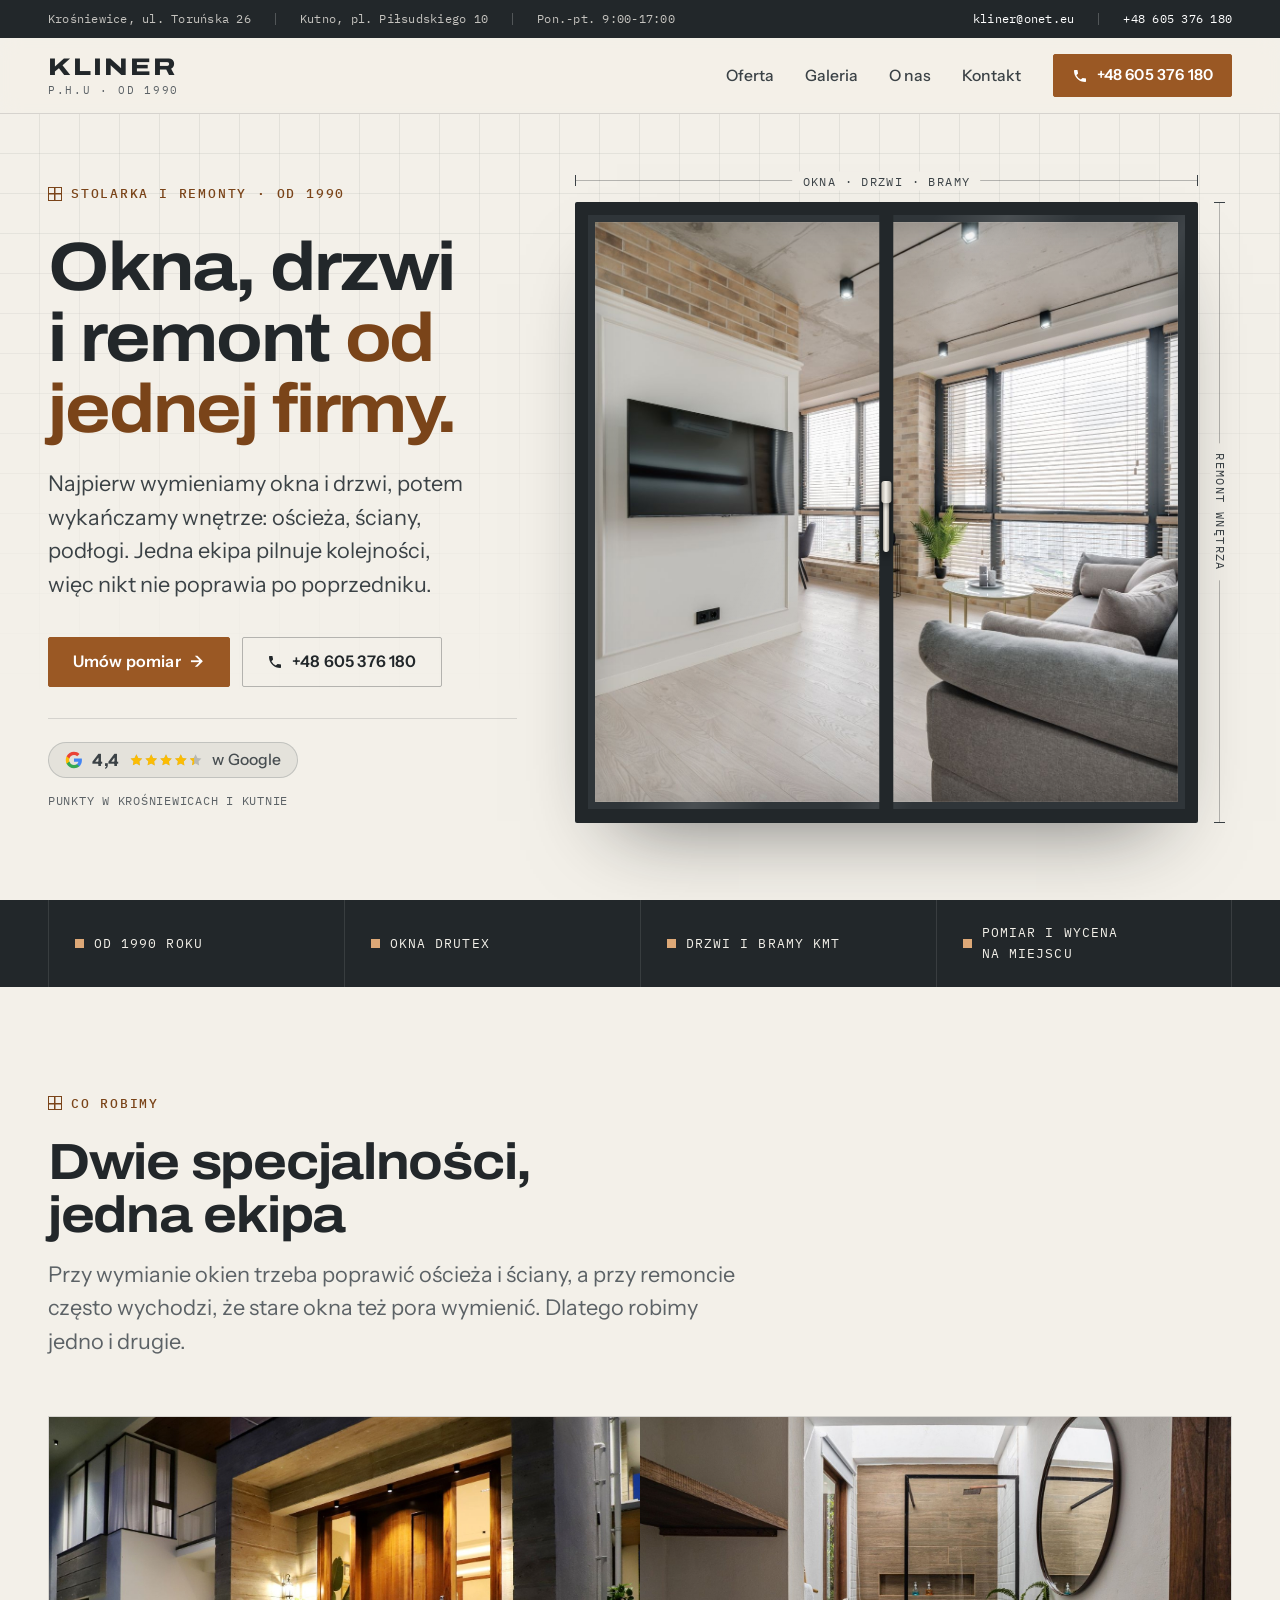
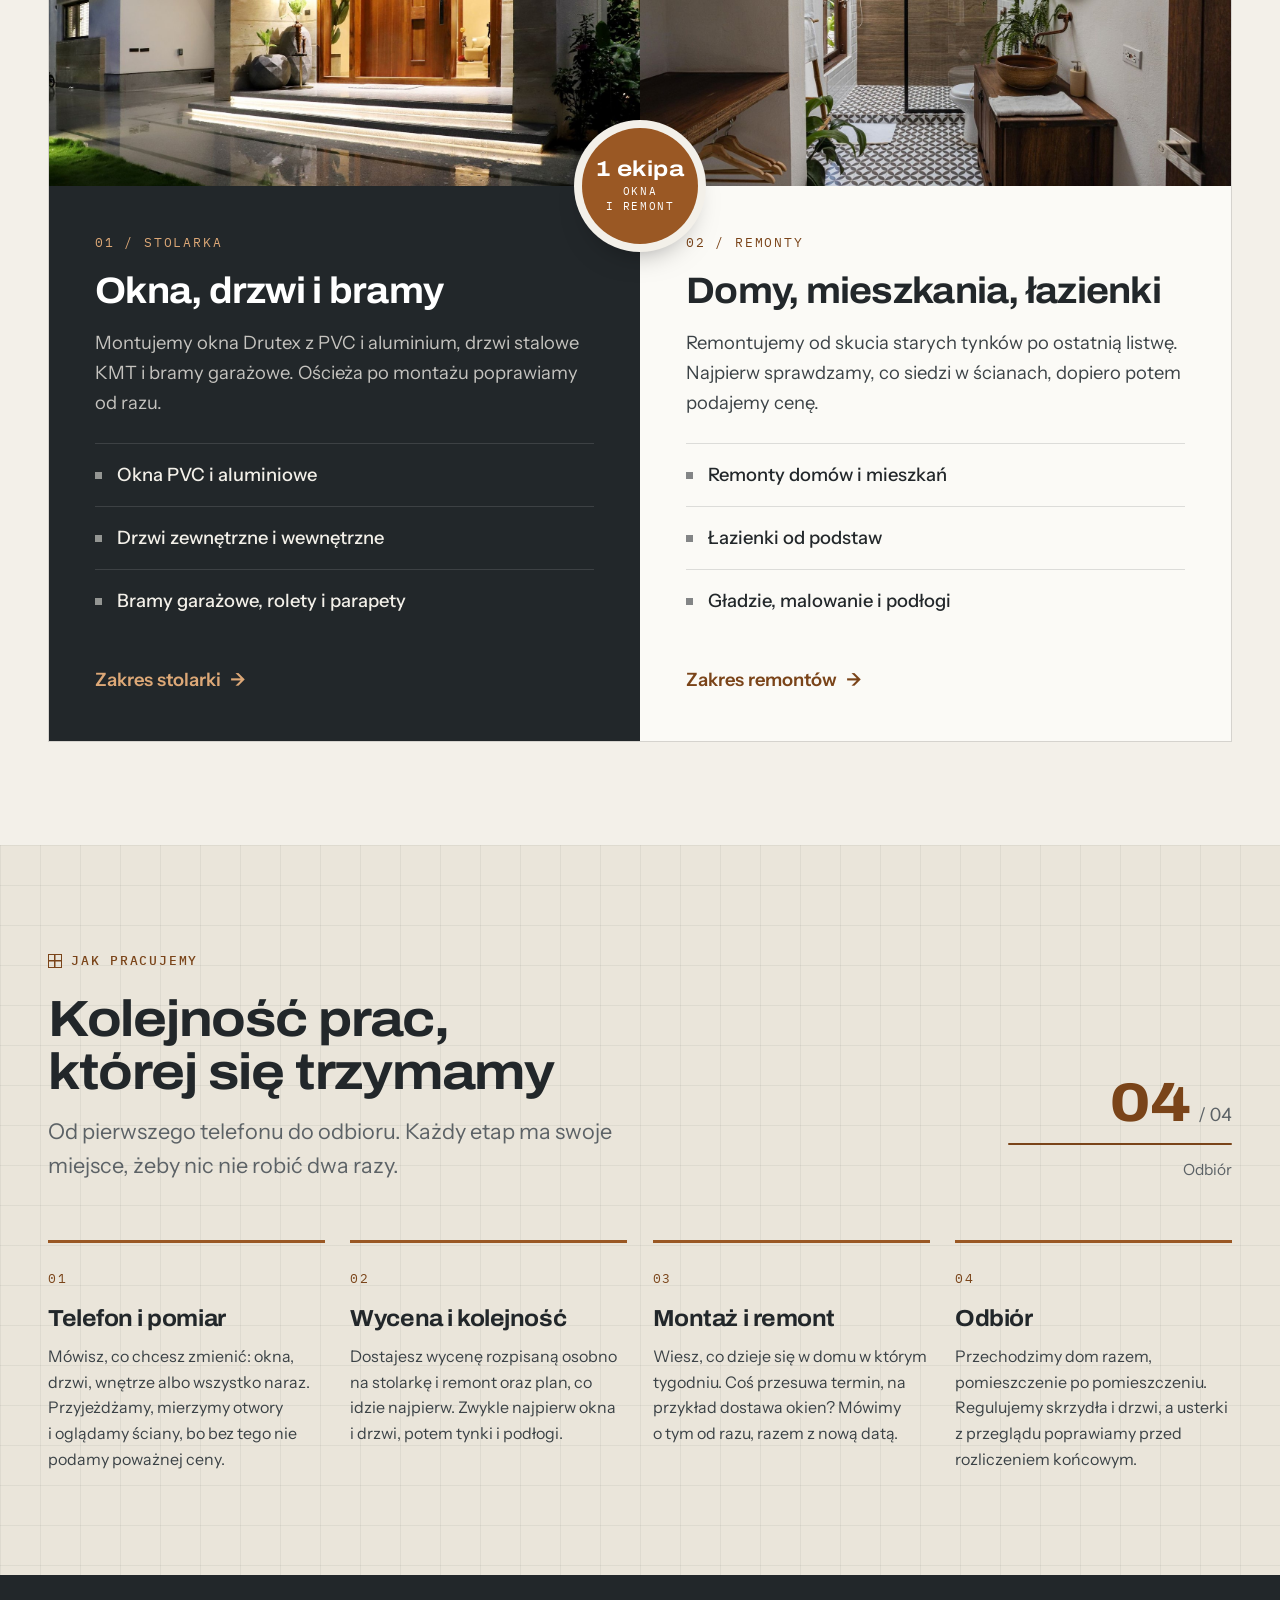
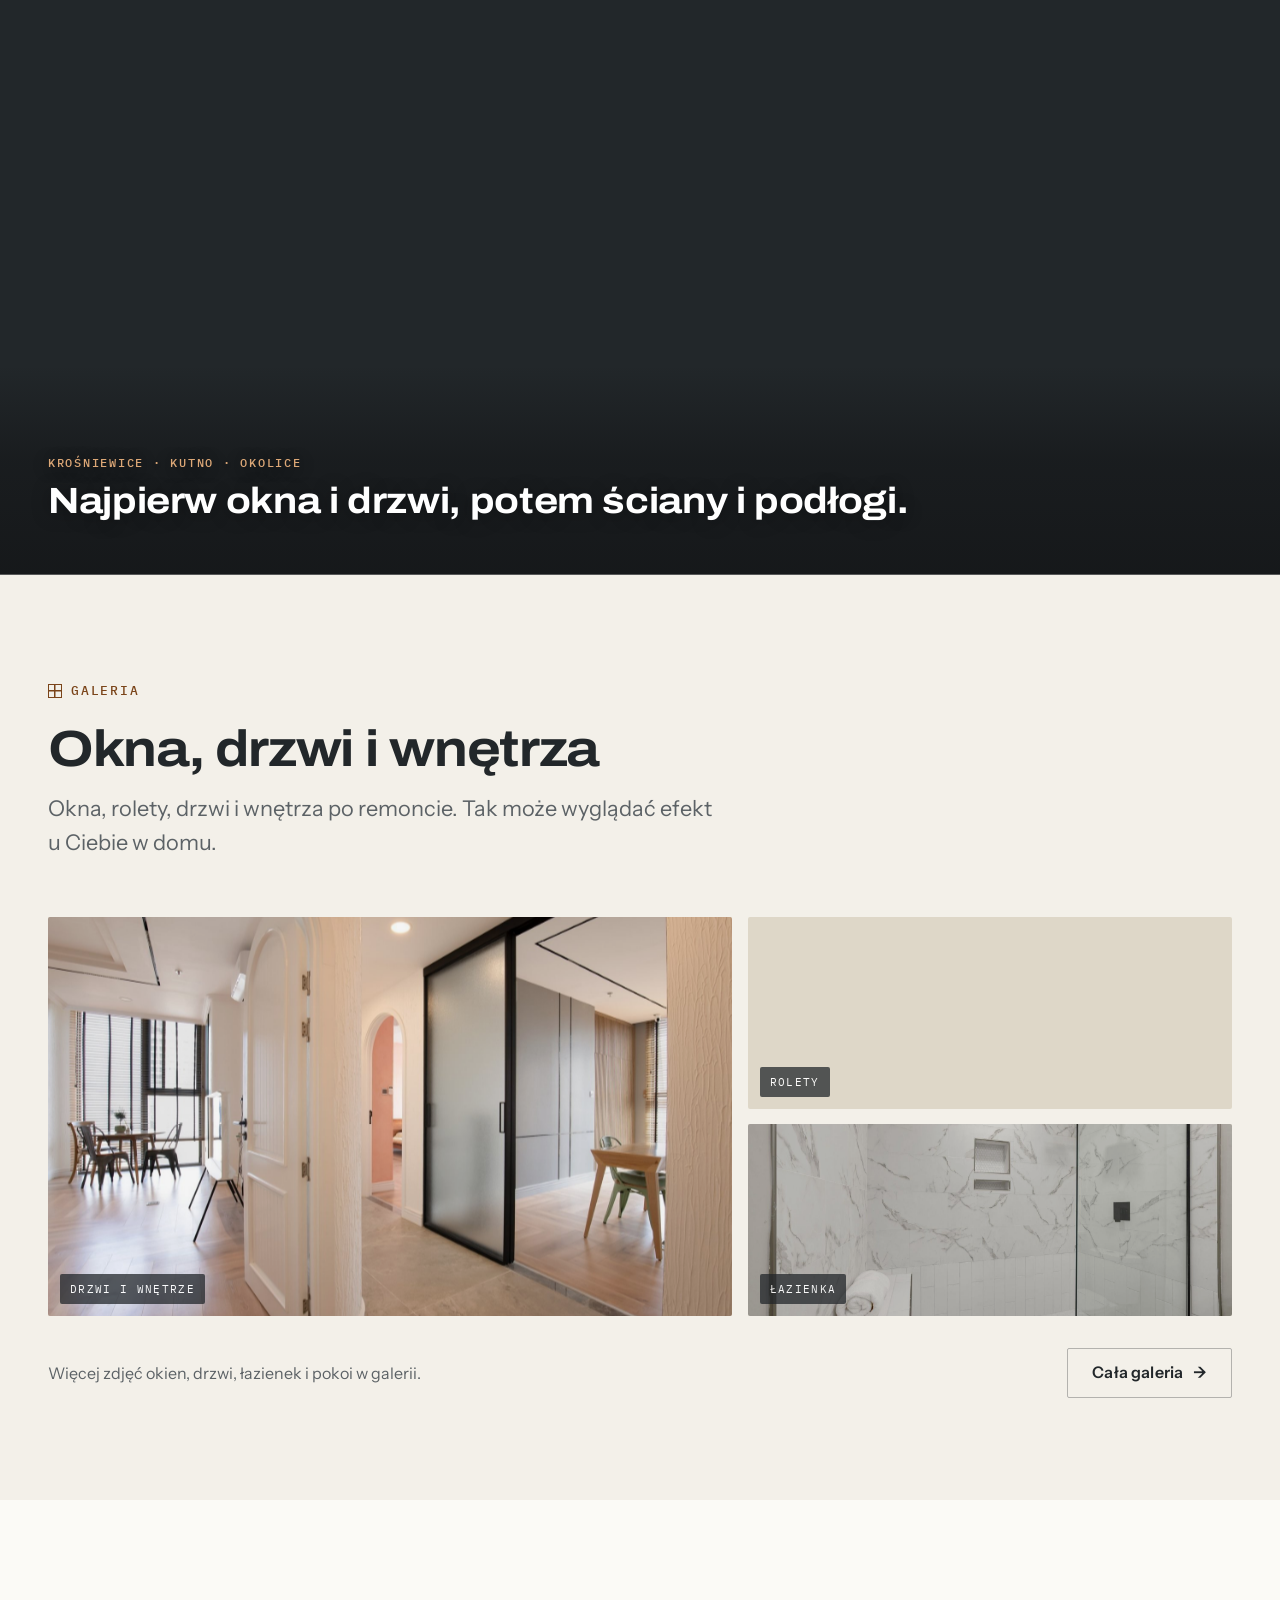
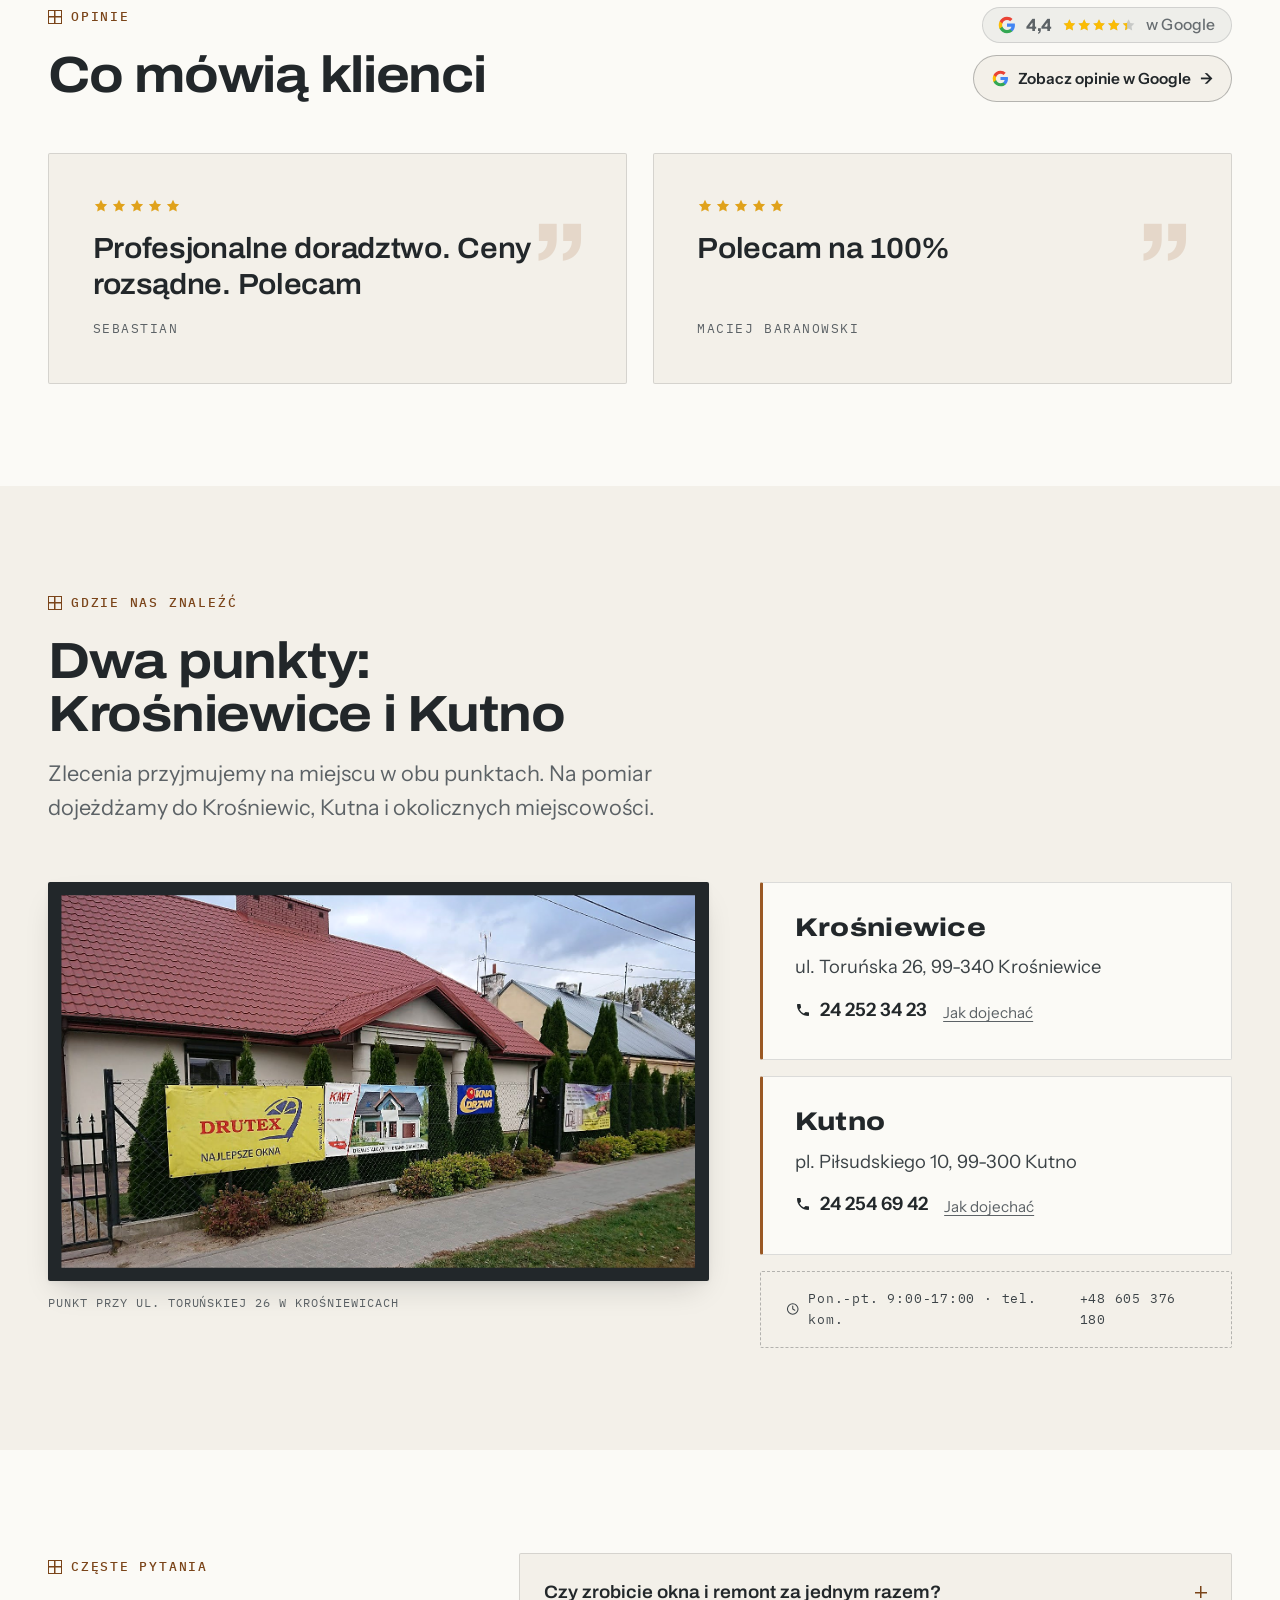
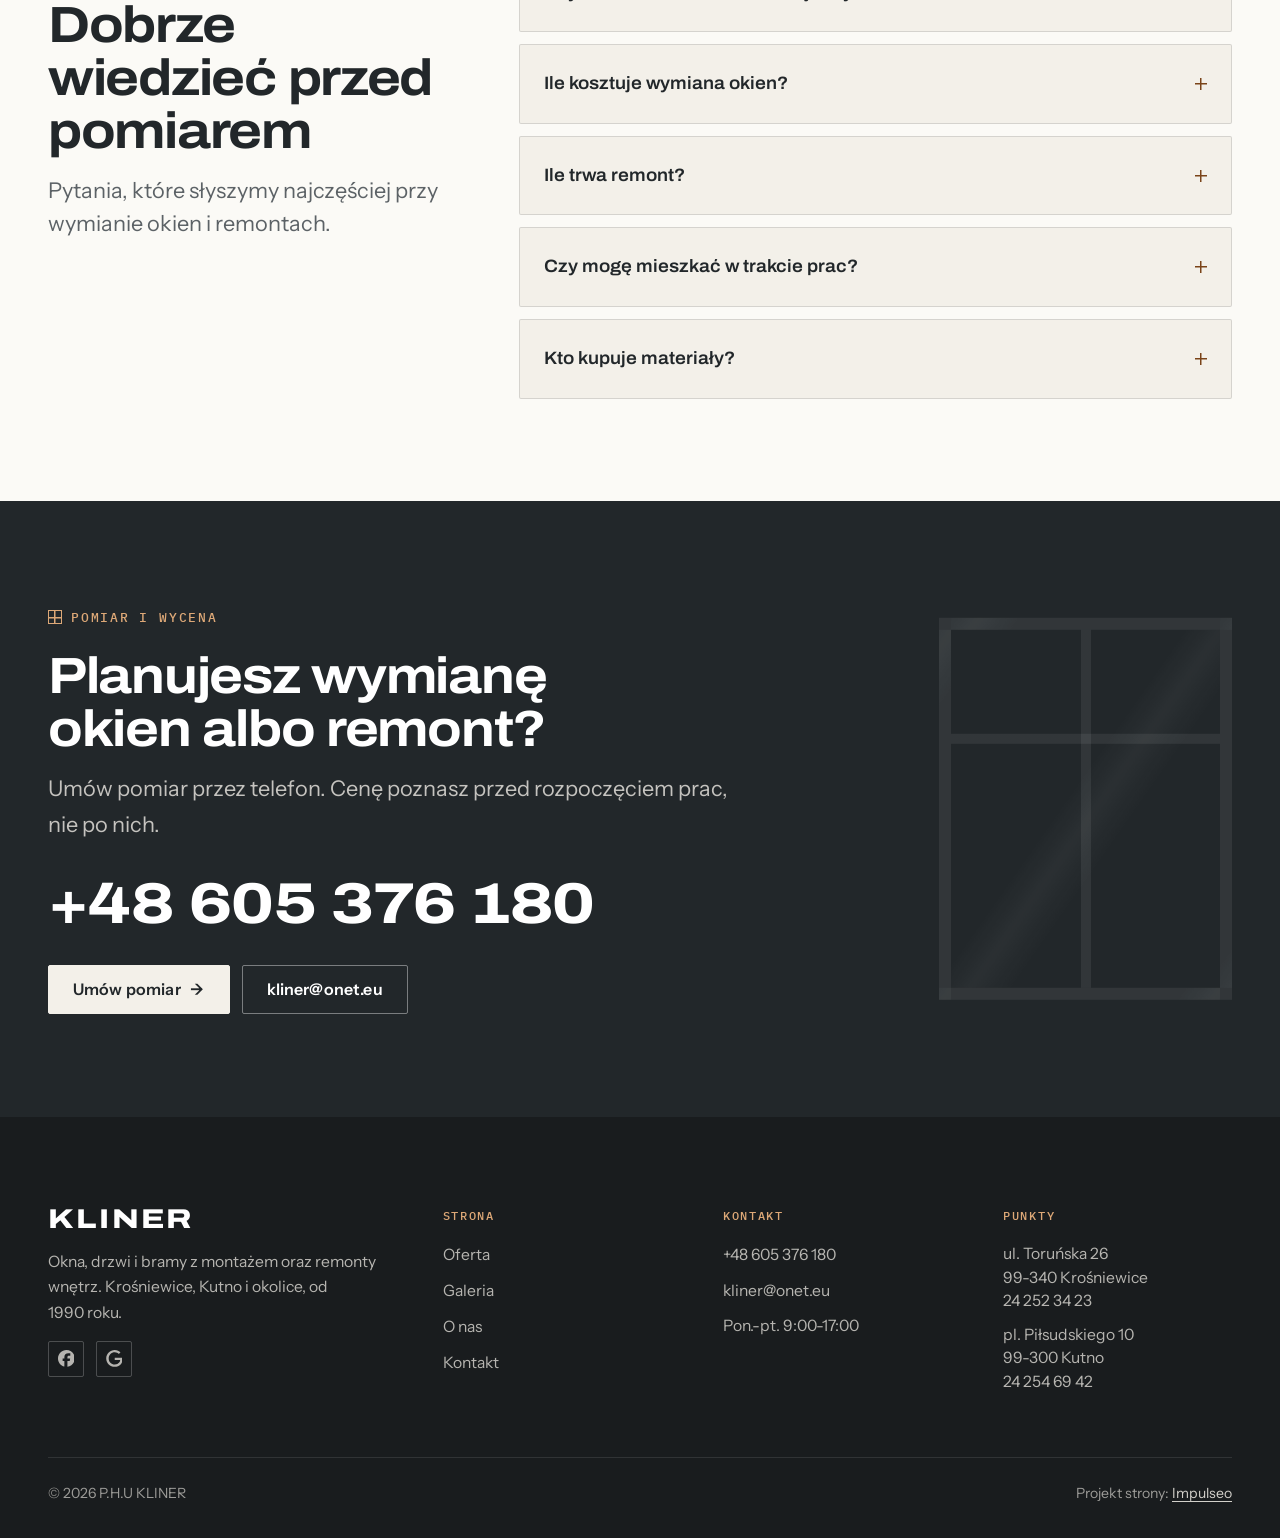
<file: index.html>
<!DOCTYPE html>
<html lang="pl">
<head>
<meta charset="UTF-8">
<meta name="viewport" content="width=device-width, initial-scale=1.0">
<meta name="theme-color" content="#22272A">
<meta name="theme-color" content="#22272A">
<meta name="theme-color" content="#22272A">
<meta name="theme-color" content="#22272A">
<meta name="theme-color" content="#22272A">
<meta name="theme-color" content="#22272A">
<meta name="theme-color" content="#22272A">
<meta name="theme-color" content="#22272A">
<title>P.H.U KLINER - okna, drzwi i remonty</title>
<meta name="description" content="Okna Drutex, drzwi i bramy KMT z montażem oraz remonty domów i mieszkań w Krośniewicach i Kutnie. Pomiar i wycena na miejscu. Zadzwoń: +48 605 376 180.">
<link rel="canonical" href="https://impulseo-pl.github.io/p-h-u-kliner/">
<meta name="robots" content="noindex, nofollow">
<meta property="og:type" content="website">
<meta property="og:locale" content="pl_PL">
<meta property="og:site_name" content="KLINER">
<meta property="og:title" content="P.H.U KLINER - okna, drzwi i remonty">
<meta property="og:description" content="Okna Drutex, drzwi i bramy KMT z montażem oraz remonty domów i mieszkań w Krośniewicach i Kutnie. Pomiar i wycena na miejscu. Zadzwoń: +48 605 376 180.">
<meta property="og:url" content="https://impulseo-pl.github.io/p-h-u-kliner/">
<meta property="og:image" content="https://impulseo-pl.github.io/p-h-u-kliner/img/og.jpg">
<meta property="og:image:width" content="1200">
<meta property="og:image:height" content="630">
<meta name="twitter:card" content="summary_large_image">
<script type="application/ld+json">{"@context": "https://schema.org", "@type": "LocalBusiness", "name": "KLINER", "url": "https://impulseo-pl.github.io/p-h-u-kliner/", "telephone": "+48605376180", "image": "https://impulseo-pl.github.io/p-h-u-kliner/img/og.jpg", "areaServed": "Krośniewice", "sameAs": ["https://www.facebook.com/PHUKLINER/", "https://maps.google.com/?cid=13268947815276422806&g_mp=Cidnb29nbGUubWFwcy5wbGFjZXMudjEuUGxhY2VzLlNlYXJjaFRleHQQAhgEIAA"]}</script>
<link rel="preconnect" href="https://fonts.googleapis.com">
<link rel="preconnect" href="https://fonts.gstatic.com" crossorigin>
<link href="https://fonts.googleapis.com/css2?family=Archivo:wdth,wght@100..125,500..800&family=Instrument+Sans:wght@400..600&family=IBM+Plex+Mono:wght@400;500&display=swap" rel="stylesheet">
<link rel="stylesheet" href="assets/styles.css?v=baac9d8d">
</head>
<body>

<div class="topbar">
  <div class="wrap">
    <div class="tb-l"><span>Krośniewice, ul. Toruńska 26</span><span class="tb-sep"></span><span>Kutno, pl. Piłsudskiego 10</span><span class="tb-sep"></span><span>Pon.-pt. 9:00-17:00</span></div>
    <div class="tb-r"><a href="mailto:kliner@onet.eu">kliner@onet.eu</a><span class="tb-sep"></span><a href="tel:+48605376180">+48 605 376 180</a></div>
  </div>
</div>
<header class="nav">
  <div class="wrap nav-inner">
    <a class="brand" href="index.html" aria-label="KLINER - strona główna"><span class="name">KLINER</span><span class="sub">P.H.U&nbsp;· od 1990</span></a>
    <nav class="nav-links" aria-label="Menu">
      <a href="oferta.html">Oferta</a>
      <a href="realizacje.html">Galeria</a>
      <a href="o-nas.html">O&nbsp;nas</a>
      <a href="kontakt.html">Kontakt</a>
    </nav>
    <a href="tel:+48605376180" class="btn btn-accent nav-cta" aria-label="Zadzwoń: +48 605 376 180"><svg class="ico-tel" width="16" height="16" viewBox="0 0 24 24" fill="none" aria-hidden="true"><path d="M6.6 10.8a15.5 15.5 0 0 0 6.6 6.6l2.2-2.2a1 1 0 0 1 1-.24 11.4 11.4 0 0 0 3.6.58 1 1 0 0 1 1 1V20a1 1 0 0 1-1 1A17 17 0 0 1 3 4a1 1 0 0 1 1-1h3.5a1 1 0 0 1 1 1c0 1.25.2 2.46.58 3.6a1 1 0 0 1-.25 1l-2.23 2.2Z" fill="currentColor"/></svg><span class="cta-txt">+48 605 376 180</span></a>
    <button class="nav-toggle" aria-label="Menu"><span></span><span></span><span></span></button>
  </div>
</header>

<main>
<section class="hero-rama">
  <div class="wrap hr-grid">
    <div class="hr-copy">
      <span class="eyebrow">Stolarka i&nbsp;remonty · od 1990</span>
      <h1>Okna, drzwi i&nbsp;remont <em>od jednej firmy.</em></h1>
      <p class="lead">Najpierw wymieniamy okna i&nbsp;drzwi, potem wykańczamy wnętrze: ościeża, ściany, podłogi. Jedna ekipa pilnuje kolejności, więc nikt nie poprawia po poprzedniku.</p>
      <div class="hr-actions">
        <a href="kontakt.html" class="btn btn-accent">Umów pomiar <span class="arr">→</span></a>
        <a href="tel:+48605376180" class="btn btn-line"><svg class="ico-tel" width="16" height="16" viewBox="0 0 24 24" fill="none" aria-hidden="true"><path d="M6.6 10.8a15.5 15.5 0 0 0 6.6 6.6l2.2-2.2a1 1 0 0 1 1-.24 11.4 11.4 0 0 0 3.6.58 1 1 0 0 1 1 1V20a1 1 0 0 1-1 1A17 17 0 0 1 3 4a1 1 0 0 1 1-1h3.5a1 1 0 0 1 1 1c0 1.25.2 2.46.58 3.6a1 1 0 0 1-.25 1l-2.23 2.2Z" fill="currentColor"/></svg> +48 605 376 180</a>
      </div>
      <div class="hr-meta"><span class="g-badge"><svg class="gb-ico" viewBox="0 0 24 24" width="18" height="18" aria-hidden="true"><path fill="#4285F4" d="M22.56 12.25c0-.78-.07-1.53-.2-2.25H12v4.26h5.92c-.26 1.37-1.04 2.53-2.21 3.31v2.77h3.57c2.08-1.92 3.28-4.74 3.28-8.09z"/><path fill="#34A853" d="M12 23c2.97 0 5.46-.98 7.28-2.66l-3.57-2.77c-.98.66-2.23 1.06-3.71 1.06-2.86 0-5.29-1.93-6.16-4.53H2.18v2.84C3.99 20.53 7.7 23 12 23z"/><path fill="#FBBC05" d="M5.84 14.09c-.22-.66-.35-1.36-.35-2.09s.13-1.43.35-2.09V7.07H2.18C1.43 8.55 1 10.22 1 12s.43 3.45 1.18 4.93l2.85-2.22.81-.62z"/><path fill="#EA4335" d="M12 5.38c1.62 0 3.06.56 4.21 1.64l3.15-3.15C17.45 2.09 14.97 1 12 1 7.7 1 3.99 3.47 2.18 7.07l3.66 2.84c.87-2.6 3.3-4.53 6.16-4.53z"/></svg><b class="gb-ocena">4,4</b><svg class="gb-stars" viewBox="0 0 90 18" width="74" height="14.8" aria-hidden="true"><g fill="currentColor" opacity=".26"><path transform="translate(0,0)" d="M9 1.6l2.2 4.46 4.92.72-3.56 3.47.84 4.9L9 12.74l-4.4 2.31.84-4.9L1.88 6.68l4.92-.72L9 1.6Z"/><path transform="translate(18,0)" d="M9 1.6l2.2 4.46 4.92.72-3.56 3.47.84 4.9L9 12.74l-4.4 2.31.84-4.9L1.88 6.68l4.92-.72L9 1.6Z"/><path transform="translate(36,0)" d="M9 1.6l2.2 4.46 4.92.72-3.56 3.47.84 4.9L9 12.74l-4.4 2.31.84-4.9L1.88 6.68l4.92-.72L9 1.6Z"/><path transform="translate(54,0)" d="M9 1.6l2.2 4.46 4.92.72-3.56 3.47.84 4.9L9 12.74l-4.4 2.31.84-4.9L1.88 6.68l4.92-.72L9 1.6Z"/><path transform="translate(72,0)" d="M9 1.6l2.2 4.46 4.92.72-3.56 3.47.84 4.9L9 12.74l-4.4 2.31.84-4.9L1.88 6.68l4.92-.72L9 1.6Z"/></g><clipPath id="gs880h"><rect x="0" y="0" width="79.2" height="18"/></clipPath><g fill="#FBBC04" clip-path="url(#gs880h)"><path transform="translate(0,0)" d="M9 1.6l2.2 4.46 4.92.72-3.56 3.47.84 4.9L9 12.74l-4.4 2.31.84-4.9L1.88 6.68l4.92-.72L9 1.6Z"/><path transform="translate(18,0)" d="M9 1.6l2.2 4.46 4.92.72-3.56 3.47.84 4.9L9 12.74l-4.4 2.31.84-4.9L1.88 6.68l4.92-.72L9 1.6Z"/><path transform="translate(36,0)" d="M9 1.6l2.2 4.46 4.92.72-3.56 3.47.84 4.9L9 12.74l-4.4 2.31.84-4.9L1.88 6.68l4.92-.72L9 1.6Z"/><path transform="translate(54,0)" d="M9 1.6l2.2 4.46 4.92.72-3.56 3.47.84 4.9L9 12.74l-4.4 2.31.84-4.9L1.88 6.68l4.92-.72L9 1.6Z"/><path transform="translate(72,0)" d="M9 1.6l2.2 4.46 4.92.72-3.56 3.47.84 4.9L9 12.74l-4.4 2.31.84-4.9L1.88 6.68l4.92-.72L9 1.6Z"/></g></svg><span class="gb-txt">w&nbsp;Google</span></span><span class="hm-txt">Punkty w&nbsp;Krośniewicach i&nbsp;Kutnie</span></div>
    </div>
    <figure class="hr-rama">
      <span class="wym wym-x" aria-hidden="true"><i>okna · drzwi · bramy</i></span>
      <span class="wym wym-y" aria-hidden="true"><i>remont wnętrza</i></span>
      <div class="hr-okno">
        <div class="hr-szyba">
          <img src="img/hero.jpg" alt="Salon po remoncie z nowymi oknami w ciemnych ramach" fetchpriority="high" width="1880" height="1253" decoding="async" data-rotate="img/g16.jpg|img/g15.jpg">
          <span class="hr-slupek" aria-hidden="true"></span>
          <span class="hr-klamka" aria-hidden="true"></span>
        </div>
      </div>
    </figure>
  </div>
</section>
<section class="fakty" aria-label="W skrócie">
  <div class="wrap">
    <ul><li>Od 1990 roku</li><li>Okna Drutex</li><li>Drzwi i&nbsp;bramy KMT</li><li>Pomiar i&nbsp;wycena na miejscu</li></ul>
  </div>
</section>
<section class="duo">
  <div class="wrap">
    <div class="head reveal">
      <span class="eyebrow">Co robimy</span>
      <h2>Dwie specjalności, jedna ekipa</h2>
      <p>Przy wymianie okien trzeba poprawić ościeża i&nbsp;ściany, a&nbsp;przy remoncie często wychodzi, że stare okna też pora wymienić. Dlatego robimy jedno i&nbsp;drugie.</p>
    </div>
    <div class="duo-grid">
      <article class="duo-panel duo-stolarka reveal">
        <figure class="art-fig"><img src="img/g3.jpg" alt="Drzwi wejściowe z drewnianym skrzydłem i przeszkleniem" width="1600" height="1066" decoding="async"></figure>
        <div class="duo-body">
          <span class="duo-no">01 / Stolarka</span>
          <h3>Okna, drzwi i&nbsp;bramy</h3>
          <p>Montujemy okna Drutex z&nbsp;PVC i&nbsp;aluminium, drzwi stalowe KMT i&nbsp;bramy garażowe. Ościeża po montażu poprawiamy od razu.</p>
          <ul class="duo-list"><li>Okna PVC i&nbsp;aluminiowe</li><li>Drzwi zewnętrzne i&nbsp;wewnętrzne</li><li>Bramy garażowe, rolety i&nbsp;parapety</li></ul>
          <a class="duo-link" href="oferta.html#stolarka">Zakres stolarki <span class="arr">→</span></a>
        </div>
      </article>
      <article class="duo-panel duo-remont reveal">
        <figure class="art-fig"><img src="img/g2.jpg" alt="Łazienka po remoncie z prysznicem i płytkami w szachownicę" width="1600" height="1066" decoding="async"></figure>
        <div class="duo-body">
          <span class="duo-no">02 / Remonty</span>
          <h3>Domy, mieszkania, łazienki</h3>
          <p>Remontujemy od skucia starych tynków po ostatnią listwę. Najpierw sprawdzamy, co siedzi w&nbsp;ścianach, dopiero potem podajemy cenę.</p>
          <ul class="duo-list"><li>Remonty domów i&nbsp;mieszkań</li><li>Łazienki od podstaw</li><li>Gładzie, malowanie i&nbsp;podłogi</li></ul>
          <a class="duo-link" href="oferta.html#remonty">Zakres remontów <span class="arr">→</span></a>
        </div>
      </article>
      <div class="duo-pieczec" aria-hidden="true"><b>1 ekipa</b>okna<br>i&nbsp;remont</div>
    </div>
  </div>
</section>
<section class="proces os-mech kolejnosc">
  <div class="wrap">
    <div class="kol-top">
      <div class="head reveal">
        <span class="eyebrow">Jak pracujemy</span>
        <h2>Kolejność prac, której się trzymamy</h2>
        <p>Od pierwszego telefonu do odbioru. Każdy etap ma swoje miejsce, żeby nic nie robić dwa razy.</p>
      </div>
      <div class="kol-licznik" aria-hidden="true">
        <div class="proc-count"><span class="pc-cur">01</span><span class="pc-all">/ 04</span></div>
        <div class="proc-bar"><i></i></div>
        <p class="proc-now">Telefon i&nbsp;pomiar</p>
      </div>
    </div>
    <ol class="kol-kroki" data-os-steps>
      <li><span class="pno">01</span><h3>Telefon i&nbsp;pomiar</h3><p>Mówisz, co chcesz zmienić: okna, drzwi, wnętrze albo wszystko naraz. Przyjeżdżamy, mierzymy otwory i&nbsp;oglądamy ściany, bo bez tego nie podamy poważnej ceny.</p></li>
      <li><span class="pno">02</span><h3>Wycena i&nbsp;kolejność</h3><p>Dostajesz wycenę rozpisaną osobno na stolarkę i&nbsp;remont oraz plan, co idzie najpierw. Zwykle najpierw okna i&nbsp;drzwi, potem tynki i&nbsp;podłogi.</p></li>
      <li><span class="pno">03</span><h3>Montaż i&nbsp;remont</h3><p>Wiesz, co dzieje się w&nbsp;domu w&nbsp;którym tygodniu. Coś przesuwa termin, na przykład dostawa okien? Mówimy o&nbsp;tym od razu, razem z&nbsp;nową datą.</p></li>
      <li><span class="pno">04</span><h3>Odbiór</h3><p>Przechodzimy dom razem, pomieszczenie po pomieszczeniu. Regulujemy skrzydła i&nbsp;drzwi, a&nbsp;usterki z&nbsp;przeglądu poprawiamy przed rozliczeniem końcowym.</p></li>
    </ol>
  </div>
</section>
<section class="stopklatka">
  <div class="stk-bg" style="background-image:url(img/g13.jpg)"></div>
  <div class="stk-cap"><span class="wrap"><small>Krośniewice · Kutno · okolice</small>Najpierw okna i&nbsp;drzwi, potem ściany i&nbsp;podłogi.</span></div>
</section>
<section class="galeria-sk">
  <div class="wrap">
    <div class="head reveal">
      <span class="eyebrow">Galeria</span>
      <h2>Okna, drzwi i&nbsp;wnętrza</h2>
      <p>Okna, rolety, drzwi i&nbsp;wnętrza po remoncie. Tak może wyglądać efekt u&nbsp;Ciebie w&nbsp;domu.</p>
    </div>
    <div class="gallery gal-teaser">
      <div class="tile t-a reveal"><img src="img/g7.jpg" alt="Jasne wnętrze z drzwiami przesuwnymi z czarnej ramy i szkła" loading="lazy" width="1600" height="1066" decoding="async"><span class="cap">Drzwi i&nbsp;wnętrze</span></div>
      <div class="tile t-b reveal"><img src="img/g9.jpg" alt="Elewacja z oknami i opuszczonymi roletami zewnętrznymi" loading="lazy" width="1600" height="1068" decoding="async"><span class="cap">Rolety</span></div>
      <div class="tile t-c reveal"><img src="img/g6.jpg" alt="Prysznic za szklaną ścianką w łazience z płytkami jak marmur" loading="lazy" width="1600" height="1067" decoding="async"><span class="cap">Łazienka</span></div>
    </div>
    <div class="gal-foot reveal"><p>Więcej zdjęć okien, drzwi, łazienek i&nbsp;pokoi w&nbsp;galerii.</p><a href="realizacje.html" class="btn btn-line">Cała galeria <span class="arr">→</span></a></div>
  </div>
</section>
<section class="opinie">
  <div class="wrap">
    <div class="op-head">
      <div class="head reveal">
        <span class="eyebrow">Opinie</span>
        <h2>Co mówią klienci</h2>
      </div>
      <div class="op-metas reveal">
        <p class="op-meta"><span class="g-badge"><svg class="gb-ico" viewBox="0 0 24 24" width="18" height="18" aria-hidden="true"><path fill="#4285F4" d="M22.56 12.25c0-.78-.07-1.53-.2-2.25H12v4.26h5.92c-.26 1.37-1.04 2.53-2.21 3.31v2.77h3.57c2.08-1.92 3.28-4.74 3.28-8.09z"/><path fill="#34A853" d="M12 23c2.97 0 5.46-.98 7.28-2.66l-3.57-2.77c-.98.66-2.23 1.06-3.71 1.06-2.86 0-5.29-1.93-6.16-4.53H2.18v2.84C3.99 20.53 7.7 23 12 23z"/><path fill="#FBBC05" d="M5.84 14.09c-.22-.66-.35-1.36-.35-2.09s.13-1.43.35-2.09V7.07H2.18C1.43 8.55 1 10.22 1 12s.43 3.45 1.18 4.93l2.85-2.22.81-.62z"/><path fill="#EA4335" d="M12 5.38c1.62 0 3.06.56 4.21 1.64l3.15-3.15C17.45 2.09 14.97 1 12 1 7.7 1 3.99 3.47 2.18 7.07l3.66 2.84c.87-2.6 3.3-4.53 6.16-4.53z"/></svg><b class="gb-ocena">4,4</b><svg class="gb-stars" viewBox="0 0 90 18" width="74" height="14.8" aria-hidden="true"><g fill="currentColor" opacity=".26"><path transform="translate(0,0)" d="M9 1.6l2.2 4.46 4.92.72-3.56 3.47.84 4.9L9 12.74l-4.4 2.31.84-4.9L1.88 6.68l4.92-.72L9 1.6Z"/><path transform="translate(18,0)" d="M9 1.6l2.2 4.46 4.92.72-3.56 3.47.84 4.9L9 12.74l-4.4 2.31.84-4.9L1.88 6.68l4.92-.72L9 1.6Z"/><path transform="translate(36,0)" d="M9 1.6l2.2 4.46 4.92.72-3.56 3.47.84 4.9L9 12.74l-4.4 2.31.84-4.9L1.88 6.68l4.92-.72L9 1.6Z"/><path transform="translate(54,0)" d="M9 1.6l2.2 4.46 4.92.72-3.56 3.47.84 4.9L9 12.74l-4.4 2.31.84-4.9L1.88 6.68l4.92-.72L9 1.6Z"/><path transform="translate(72,0)" d="M9 1.6l2.2 4.46 4.92.72-3.56 3.47.84 4.9L9 12.74l-4.4 2.31.84-4.9L1.88 6.68l4.92-.72L9 1.6Z"/></g><clipPath id="gs880o"><rect x="0" y="0" width="79.2" height="18"/></clipPath><g fill="#FBBC04" clip-path="url(#gs880o)"><path transform="translate(0,0)" d="M9 1.6l2.2 4.46 4.92.72-3.56 3.47.84 4.9L9 12.74l-4.4 2.31.84-4.9L1.88 6.68l4.92-.72L9 1.6Z"/><path transform="translate(18,0)" d="M9 1.6l2.2 4.46 4.92.72-3.56 3.47.84 4.9L9 12.74l-4.4 2.31.84-4.9L1.88 6.68l4.92-.72L9 1.6Z"/><path transform="translate(36,0)" d="M9 1.6l2.2 4.46 4.92.72-3.56 3.47.84 4.9L9 12.74l-4.4 2.31.84-4.9L1.88 6.68l4.92-.72L9 1.6Z"/><path transform="translate(54,0)" d="M9 1.6l2.2 4.46 4.92.72-3.56 3.47.84 4.9L9 12.74l-4.4 2.31.84-4.9L1.88 6.68l4.92-.72L9 1.6Z"/><path transform="translate(72,0)" d="M9 1.6l2.2 4.46 4.92.72-3.56 3.47.84 4.9L9 12.74l-4.4 2.31.84-4.9L1.88 6.68l4.92-.72L9 1.6Z"/></g></svg><span class="gb-txt">w&nbsp;Google</span></span></p>
        <p class="op-meta"><a class="op-google" href="https://maps.google.com/?cid=13268947815276422806&amp;g_mp=Cidnb29nbGUubWFwcy5wbGFjZXMudjEuUGxhY2VzLlNlYXJjaFRleHQQAhgEIAA" target="_blank" rel="noopener"><svg class="op-g-ico" viewBox="0 0 24 24" width="17" height="17" aria-hidden="true"><path fill="#4285F4" d="M22.56 12.25c0-.78-.07-1.53-.2-2.25H12v4.26h5.92c-.26 1.37-1.04 2.53-2.21 3.31v2.77h3.57c2.08-1.92 3.28-4.74 3.28-8.09z"/><path fill="#34A853" d="M12 23c2.97 0 5.46-.98 7.28-2.66l-3.57-2.77c-.98.66-2.23 1.06-3.71 1.06-2.86 0-5.29-1.93-6.16-4.53H2.18v2.84C3.99 20.53 7.7 23 12 23z"/><path fill="#FBBC05" d="M5.84 14.09c-.22-.66-.35-1.36-.35-2.09s.13-1.43.35-2.09V7.07H2.18C1.43 8.55 1 10.22 1 12s.43 3.45 1.18 4.93l2.85-2.22.81-.62z"/><path fill="#EA4335" d="M12 5.38c1.62 0 3.06.56 4.21 1.64l3.15-3.15C17.45 2.09 14.97 1 12 1 7.7 1 3.99 3.47 2.18 7.07l3.66 2.84c.87-2.6 3.3-4.53 6.16-4.53z"/></svg><span>Zobacz opinie w&nbsp;Google</span><span class="arr">→</span></a></p>
      </div>
    </div>
    <div class="opinie-grid">
      <figure class="op-card reveal"><span class="op-star" aria-label="5 na 5"><svg class="ico-star" width="16" height="16" viewBox="0 0 24 24" aria-hidden="true"><path d="M12 2.8l2.85 5.8 6.4.93-4.63 4.5 1.1 6.37L12 17.4l-5.72 3 1.1-6.37-4.63-4.5 6.4-.93L12 2.8Z" fill="currentColor"/></svg><svg class="ico-star" width="16" height="16" viewBox="0 0 24 24" aria-hidden="true"><path d="M12 2.8l2.85 5.8 6.4.93-4.63 4.5 1.1 6.37L12 17.4l-5.72 3 1.1-6.37-4.63-4.5 6.4-.93L12 2.8Z" fill="currentColor"/></svg><svg class="ico-star" width="16" height="16" viewBox="0 0 24 24" aria-hidden="true"><path d="M12 2.8l2.85 5.8 6.4.93-4.63 4.5 1.1 6.37L12 17.4l-5.72 3 1.1-6.37-4.63-4.5 6.4-.93L12 2.8Z" fill="currentColor"/></svg><svg class="ico-star" width="16" height="16" viewBox="0 0 24 24" aria-hidden="true"><path d="M12 2.8l2.85 5.8 6.4.93-4.63 4.5 1.1 6.37L12 17.4l-5.72 3 1.1-6.37-4.63-4.5 6.4-.93L12 2.8Z" fill="currentColor"/></svg><svg class="ico-star" width="16" height="16" viewBox="0 0 24 24" aria-hidden="true"><path d="M12 2.8l2.85 5.8 6.4.93-4.63 4.5 1.1 6.37L12 17.4l-5.72 3 1.1-6.37-4.63-4.5 6.4-.93L12 2.8Z" fill="currentColor"/></svg></span><blockquote>Profesjonalne doradztwo. Ceny rozsądne. Polecam</blockquote><figcaption class="op-autor">Sebastian</figcaption></figure>
      <figure class="op-card reveal"><span class="op-star" aria-label="5 na 5"><svg class="ico-star" width="16" height="16" viewBox="0 0 24 24" aria-hidden="true"><path d="M12 2.8l2.85 5.8 6.4.93-4.63 4.5 1.1 6.37L12 17.4l-5.72 3 1.1-6.37-4.63-4.5 6.4-.93L12 2.8Z" fill="currentColor"/></svg><svg class="ico-star" width="16" height="16" viewBox="0 0 24 24" aria-hidden="true"><path d="M12 2.8l2.85 5.8 6.4.93-4.63 4.5 1.1 6.37L12 17.4l-5.72 3 1.1-6.37-4.63-4.5 6.4-.93L12 2.8Z" fill="currentColor"/></svg><svg class="ico-star" width="16" height="16" viewBox="0 0 24 24" aria-hidden="true"><path d="M12 2.8l2.85 5.8 6.4.93-4.63 4.5 1.1 6.37L12 17.4l-5.72 3 1.1-6.37-4.63-4.5 6.4-.93L12 2.8Z" fill="currentColor"/></svg><svg class="ico-star" width="16" height="16" viewBox="0 0 24 24" aria-hidden="true"><path d="M12 2.8l2.85 5.8 6.4.93-4.63 4.5 1.1 6.37L12 17.4l-5.72 3 1.1-6.37-4.63-4.5 6.4-.93L12 2.8Z" fill="currentColor"/></svg><svg class="ico-star" width="16" height="16" viewBox="0 0 24 24" aria-hidden="true"><path d="M12 2.8l2.85 5.8 6.4.93-4.63 4.5 1.1 6.37L12 17.4l-5.72 3 1.1-6.37-4.63-4.5 6.4-.93L12 2.8Z" fill="currentColor"/></svg></span><blockquote>Polecam na 100%</blockquote><figcaption class="op-autor">Maciej Baranowski</figcaption></figure>
    </div>
  </div>
</section>
<section class="punkty">
  <div class="wrap">
    <div class="head reveal">
      <span class="eyebrow">Gdzie nas znaleźć</span>
      <h2>Dwa punkty: Krośniewice i&nbsp;Kutno</h2>
      <p>Zlecenia przyjmujemy na miejscu w&nbsp;obu punktach. Na pomiar dojeżdżamy do Krośniewic, Kutna i&nbsp;okolicznych miejscowości.</p>
    </div>
    <div class="punkty-grid">
      <div class="punkty-foto reveal">
        <figure class="art-fig"><img src="img/about.jpg" alt="Punkt KLINER przy ul. Toruńskiej 26 w Krośniewicach, banery Drutex i KMT na ogrodzeniu" loading="lazy" width="1600" height="860" decoding="async"></figure>
        <p class="punkty-cap">Punkt przy ul. Toruńskiej 26 w&nbsp;Krośniewicach</p>
      </div>
      <div class="punkty-lista">
        <div class="punkt reveal">
          <div class="pk-miasto">Krośniewice</div>
          <p class="pk-adr">ul. Toruńska 26, 99-340 Krośniewice</p>
          <a class="pk-tel" href="tel:+48242523423"><svg class="ico-tel" width="16" height="16" viewBox="0 0 24 24" fill="none" aria-hidden="true"><path d="M6.6 10.8a15.5 15.5 0 0 0 6.6 6.6l2.2-2.2a1 1 0 0 1 1-.24 11.4 11.4 0 0 0 3.6.58 1 1 0 0 1 1 1V20a1 1 0 0 1-1 1A17 17 0 0 1 3 4a1 1 0 0 1 1-1h3.5a1 1 0 0 1 1 1c0 1.25.2 2.46.58 3.6a1 1 0 0 1-.25 1l-2.23 2.2Z" fill="currentColor"/></svg> 24 252 34 23</a><a class="pk-mapa" href="https://maps.google.com/?cid=13268947815276422806&amp;g_mp=Cidnb29nbGUubWFwcy5wbGFjZXMudjEuUGxhY2VzLlNlYXJjaFRleHQQAhgEIAA" target="_blank" rel="noopener">Jak dojechać</a>
        </div>
        <div class="punkt reveal">
          <div class="pk-miasto">Kutno</div>
          <p class="pk-adr">pl. Piłsudskiego 10, 99-300 Kutno</p>
          <a class="pk-tel" href="tel:+48242546942"><svg class="ico-tel" width="16" height="16" viewBox="0 0 24 24" fill="none" aria-hidden="true"><path d="M6.6 10.8a15.5 15.5 0 0 0 6.6 6.6l2.2-2.2a1 1 0 0 1 1-.24 11.4 11.4 0 0 0 3.6.58 1 1 0 0 1 1 1V20a1 1 0 0 1-1 1A17 17 0 0 1 3 4a1 1 0 0 1 1-1h3.5a1 1 0 0 1 1 1c0 1.25.2 2.46.58 3.6a1 1 0 0 1-.25 1l-2.23 2.2Z" fill="currentColor"/></svg> 24 254 69 42</a><a class="pk-mapa" href="https://www.google.com/maps/search/?api=1&amp;query=plac+Pi%C5%82sudskiego+10%2C+99-300+Kutno" target="_blank" rel="noopener">Jak dojechać</a>
        </div>
        <div class="punkty-godz reveal"><svg class="ico-clock" width="16" height="16" viewBox="0 0 24 24" fill="none" aria-hidden="true"><circle cx="12" cy="12" r="8.2" stroke="currentColor" stroke-width="1.6"/><path d="M12 7.5V12l3.2 1.9" stroke="currentColor" stroke-width="1.6" stroke-linecap="round"/></svg> Pon.-pt. 9:00-17:00 · tel. kom. <a href="tel:+48605376180">+48 605 376 180</a></div>
      </div>
    </div>
  </div>
</section>
<section class="faq">
  <div class="wrap faq-grid">
    <div class="head reveal">
      <span class="eyebrow">Częste pytania</span>
      <h2>Dobrze wiedzieć przed pomiarem</h2>
      <p>Pytania, które słyszymy najczęściej przy wymianie okien i&nbsp;remontach.</p>
    </div>
    <div class="faq-list">
        <details class="faq-item reveal"><summary>Czy zrobicie okna i&nbsp;remont za jednym razem?</summary><p>Tak i&nbsp;zwykle tak wychodzi najtaniej. Najpierw wymieniamy okna i&nbsp;drzwi, potem poprawiamy ościeża, tynki i&nbsp;podłogi. Jedna ekipa pilnuje kolejności, więc nic nie jest robione dwa razy.</p></details>
        <details class="faq-item reveal"><summary>Ile kosztuje wymiana okien?</summary><p>Cena zależy od wymiarów, profilu, pakietu szyb i&nbsp;tego, ile pracy jest przy ościeżach. Dokładną kwotę liczymy po pomiarze, a&nbsp;widełki podamy przez telefon, jak opiszesz liczbę i&nbsp;wielkość okien.</p></details>
        <details class="faq-item reveal"><summary>Ile trwa remont?</summary><p>Zależy od zakresu: łazienka to zwykle kilka tygodni, cały dom dłużej. Sporo czasu zajmuje schnięcie tynków, wylewek i&nbsp;hydroizolacji. Termin dostajesz razem z&nbsp;wyceną.</p></details>
        <details class="faq-item reveal"><summary>Czy mogę mieszkać w&nbsp;trakcie prac?</summary><p>Przy wymianie okien i&nbsp;drzwi zwykle tak. Przy remoncie całego domu lepiej na chwilę się wyprowadzić, bo pył z&nbsp;szlifowania gładzi wchodzi wszędzie. Powiemy wprost, czego się spodziewać.</p></details>
        <details class="faq-item reveal"><summary>Kto kupuje materiały?</summary><p>Jak wolisz. Płytki, panele i&nbsp;armaturę zwykle wybiera klient, bo to kwestia gustu. Okna i&nbsp;drzwi zamawiamy my, z&nbsp;własnego pomiaru, a&nbsp;kleje i&nbsp;chemię budowlaną dobieramy do konkretnego podłoża.</p></details>
    </div>
  </div>
</section>
<section class="cta">
  <div class="wrap">
    <div class="reveal">
      <span class="eyebrow">Pomiar i&nbsp;wycena</span>
      <h2>Planujesz wymianę okien albo remont?</h2>
      <p>Umów pomiar przez telefon. Cenę poznasz przed rozpoczęciem prac, nie po nich.</p>
      <a class="cta-tel" href="tel:+48605376180">+48 605 376 180</a>
    </div>
    <div class="cta-actions reveal">
      <a href="kontakt.html" class="btn btn-light">Umów pomiar <span class="arr">→</span></a>
      <a href="mailto:kliner@onet.eu" class="btn btn-ghost-cta">kliner@onet.eu</a>
    </div>
  </div>
</section>
</main>

<footer>
  <div class="wrap">
    <div class="foot-grid">
      <div class="foot-brand">
        <div class="name">KLINER</div>
        <p>Okna, drzwi i&nbsp;bramy z&nbsp;montażem oraz remonty wnętrz. Krośniewice, Kutno i&nbsp;okolice, od 1990 roku.</p>
        <div class="foot-soc">
          <a class="soc" href="https://www.facebook.com/PHUKLINER/" target="_blank" rel="noopener" aria-label="Facebook - KLINER"><svg viewBox="0 0 24 24" aria-hidden="true" focusable="false"><path d="M9.101 23.691v-7.98H6.627v-3.667h2.474v-1.58c0-4.085 1.848-5.978 5.858-5.978.401 0 .955.042 1.468.103a8.68 8.68 0 0 1 1.141.195v3.325a8.623 8.623 0 0 0-.653-.036 26.805 26.805 0 0 0-.733-.009c-.707 0-1.259.096-1.675.309a1.686 1.686 0 0 0-.679.622c-.258.42-.374.995-.374 1.752v1.297h3.919l-.386 2.103-.287 1.564h-3.246v8.245C19.396 23.238 24 18.179 24 12.044c0-6.627-5.373-12-12-12s-12 5.373-12 12c0 5.628 3.874 10.35 9.101 11.647Z" fill="currentColor"/></svg></a>
          <a class="soc" href="https://maps.google.com/?cid=13268947815276422806&amp;g_mp=Cidnb29nbGUubWFwcy5wbGFjZXMudjEuUGxhY2VzLlNlYXJjaFRleHQQAhgEIAA" target="_blank" rel="noopener" aria-label="Google - KLINER"><svg viewBox="0 0 24 24" aria-hidden="true" focusable="false"><path d="M12.48 10.92v3.28h7.84c-.24 1.84-.853 3.187-1.787 4.133-1.147 1.147-2.933 2.4-6.053 2.4-4.827 0-8.6-3.893-8.6-8.72s3.773-8.72 8.6-8.72c2.6 0 4.507 1.027 5.907 2.347l2.307-2.307C18.747 1.44 16.133 0 12.48 0 5.867 0 .307 5.387.307 12s5.56 12 12.173 12c3.573 0 6.267-1.173 8.373-3.36 2.16-2.16 2.84-5.213 2.84-7.667 0-.76-.053-1.467-.173-2.053H12.48z" fill="currentColor"/></svg></a>
        </div>
      </div>
      <div class="foot-col">
        <h4>Strona</h4>
        <a href="oferta.html">Oferta</a>
        <a href="realizacje.html">Galeria</a>
        <a href="o-nas.html">O&nbsp;nas</a>
        <a href="kontakt.html">Kontakt</a>
      </div>
      <div class="foot-col">
        <h4>Kontakt</h4>
        <a href="tel:+48605376180">+48 605 376 180</a>
        <a href="mailto:kliner@onet.eu">kliner@onet.eu</a>
        <p>Pon.-pt. 9:00-17:00</p>
      </div>
      <div class="foot-col">
        <h4>Punkty</h4>
        <p>ul. Toruńska 26<br>99-340 Krośniewice<br><a href="tel:+48242523423">24 252 34 23</a></p>
        <p>pl. Piłsudskiego 10<br>99-300 Kutno<br><a href="tel:+48242546942">24 254 69 42</a></p>
      </div>
    </div>
    <div class="foot-bot">
      <span>© 2026 P.H.U&nbsp;KLINER</span>
      <span>Projekt strony: <a class="foot-credit" href="https://impulseo.pl" target="_blank" rel="noopener">Impulseo</a></span>
    </div>
  </div>
</footer>
<div class="sticky-call"><a class="sc-call" href="tel:+48605376180"><svg class="ico-tel" width="16" height="16" viewBox="0 0 24 24" fill="none" aria-hidden="true"><path d="M6.6 10.8a15.5 15.5 0 0 0 6.6 6.6l2.2-2.2a1 1 0 0 1 1-.24 11.4 11.4 0 0 0 3.6.58 1 1 0 0 1 1 1V20a1 1 0 0 1-1 1A17 17 0 0 1 3 4a1 1 0 0 1 1-1h3.5a1 1 0 0 1 1 1c0 1.25.2 2.46.58 3.6a1 1 0 0 1-.25 1l-2.23 2.2Z" fill="currentColor"/></svg> Zadzwoń</a><a class="sc-quote" href="kontakt.html">Umów pomiar</a></div>
<div class="demo-wazne" data-do="2026-10-07" data-cykl="3" hidden><svg class="dw-ico" width="13" height="13" viewBox="0 0 24 24" fill="none" aria-hidden="true"><circle cx="12" cy="12" r="8.6" stroke="currentColor" stroke-width="1.8"/><path d="M12 7.2V12l3.3 2" stroke="currentColor" stroke-width="1.8" stroke-linecap="round"/></svg><span class="dw-txt"></span></div>

<script src="assets/main.js"></script>
</body>
</html>
</file>
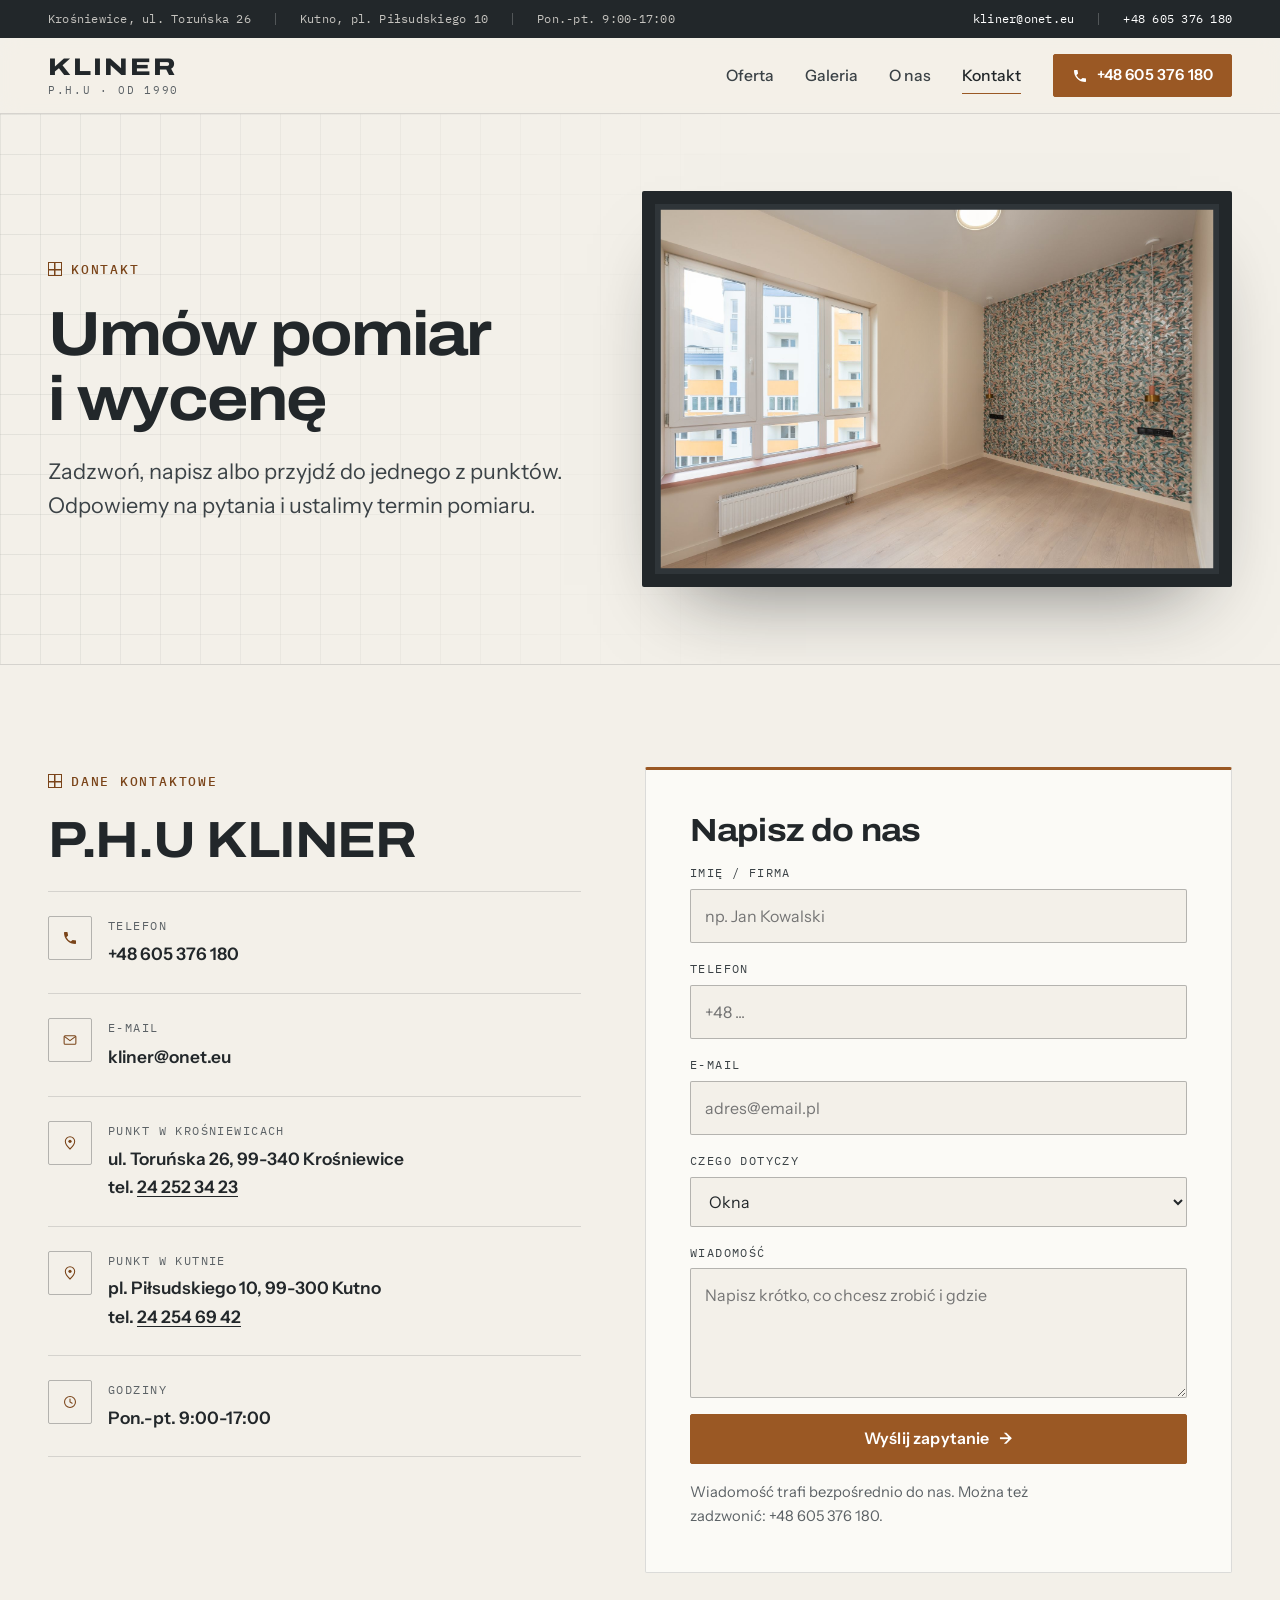
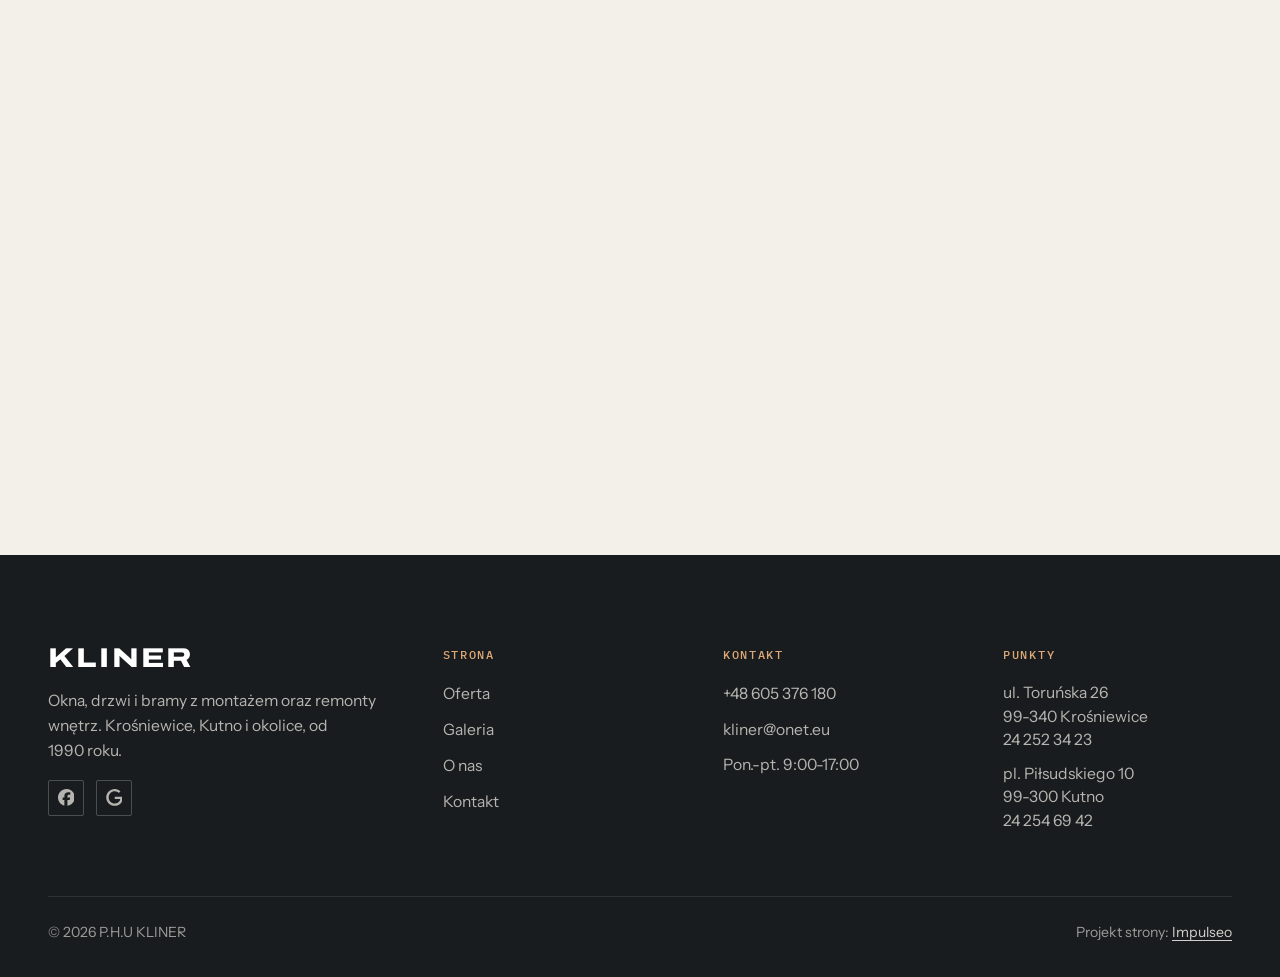
<file: kontakt.html>
<!DOCTYPE html>
<html lang="pl">
<head>
<meta charset="UTF-8">
<meta name="viewport" content="width=device-width, initial-scale=1.0">
<meta name="theme-color" content="#22272A">
<meta name="theme-color" content="#22272A">
<meta name="theme-color" content="#22272A">
<meta name="theme-color" content="#22272A">
<meta name="theme-color" content="#22272A">
<meta name="theme-color" content="#22272A">
<meta name="theme-color" content="#22272A">
<meta name="theme-color" content="#22272A">
<title>Kontakt - KLINER</title>
<meta name="description" content="Kontakt KLINER - Toruńska 26, 99-340 Krośniewice">
<link rel="canonical" href="https://impulseo-pl.github.io/p-h-u-kliner/kontakt.html">
<meta name="robots" content="noindex, nofollow">
<meta property="og:type" content="website">
<meta property="og:locale" content="pl_PL">
<meta property="og:site_name" content="KLINER">
<meta property="og:title" content="Kontakt - KLINER">
<meta property="og:description" content="Kontakt KLINER - Toruńska 26, 99-340 Krośniewice">
<meta property="og:url" content="https://impulseo-pl.github.io/p-h-u-kliner/kontakt.html">
<meta property="og:image" content="https://impulseo-pl.github.io/p-h-u-kliner/img/og.jpg">
<meta property="og:image:width" content="1200">
<meta property="og:image:height" content="630">
<meta name="twitter:card" content="summary_large_image">
<link rel="preconnect" href="https://fonts.googleapis.com">
<link rel="preconnect" href="https://fonts.gstatic.com" crossorigin>
<link href="https://fonts.googleapis.com/css2?family=Archivo:wdth,wght@100..125,500..800&family=Instrument+Sans:wght@400..600&family=IBM+Plex+Mono:wght@400;500&display=swap" rel="stylesheet">
<link rel="stylesheet" href="assets/styles.css?v=baac9d8d">
</head>
<body>

<div class="topbar">
  <div class="wrap">
    <div class="tb-l"><span>Krośniewice, ul. Toruńska 26</span><span class="tb-sep"></span><span>Kutno, pl. Piłsudskiego 10</span><span class="tb-sep"></span><span>Pon.-pt. 9:00-17:00</span></div>
    <div class="tb-r"><a href="mailto:kliner@onet.eu">kliner@onet.eu</a><span class="tb-sep"></span><a href="tel:+48605376180">+48 605 376 180</a></div>
  </div>
</div>
<header class="nav">
  <div class="wrap nav-inner">
    <a class="brand" href="index.html" aria-label="KLINER - strona główna"><span class="name">KLINER</span><span class="sub">P.H.U&nbsp;· od 1990</span></a>
    <nav class="nav-links" aria-label="Menu">
      <a href="oferta.html">Oferta</a>
      <a href="realizacje.html">Galeria</a>
      <a href="o-nas.html">O&nbsp;nas</a>
      <a href="kontakt.html" aria-current="page">Kontakt</a>
    </nav>
    <a href="tel:+48605376180" class="btn btn-accent nav-cta" aria-label="Zadzwoń: +48 605 376 180"><svg class="ico-tel" width="16" height="16" viewBox="0 0 24 24" fill="none" aria-hidden="true"><path d="M6.6 10.8a15.5 15.5 0 0 0 6.6 6.6l2.2-2.2a1 1 0 0 1 1-.24 11.4 11.4 0 0 0 3.6.58 1 1 0 0 1 1 1V20a1 1 0 0 1-1 1A17 17 0 0 1 3 4a1 1 0 0 1 1-1h3.5a1 1 0 0 1 1 1c0 1.25.2 2.46.58 3.6a1 1 0 0 1-.25 1l-2.23 2.2Z" fill="currentColor"/></svg><span class="cta-txt">+48 605 376 180</span></a>
    <button class="nav-toggle" aria-label="Menu"><span></span><span></span><span></span></button>
  </div>
</header>

<main>
<section class="pagehead">
  <div class="wrap ph-grid">
    <div class="ph-copy">
      <span class="eyebrow">Kontakt</span>
      <h1>Umów pomiar i&nbsp;wycenę</h1>
      <p>Zadzwoń, napisz albo przyjdź do jednego z&nbsp;punktów. Odpowiemy na pytania i&nbsp;ustalimy termin pomiaru.</p>
    </div>
    <figure class="ph-rama"><img src="img/g4.jpg" alt="Jasny pokój z dużym oknem po remoncie" fetchpriority="high" width="1880" height="1255" decoding="async"></figure>
  </div>
</section>
<section>
  <div class="wrap contact-grid">
    <div class="reveal">
      <span class="eyebrow">Dane kontaktowe</span>
      <h2 style="margin-top:var(--space-4)">P.H.U&nbsp;KLINER</h2>
      <div class="info-list">
        <div class="info-row"><div class="ic"><svg class="ico-tel" width="16" height="16" viewBox="0 0 24 24" fill="none" aria-hidden="true"><path d="M6.6 10.8a15.5 15.5 0 0 0 6.6 6.6l2.2-2.2a1 1 0 0 1 1-.24 11.4 11.4 0 0 0 3.6.58 1 1 0 0 1 1 1V20a1 1 0 0 1-1 1A17 17 0 0 1 3 4a1 1 0 0 1 1-1h3.5a1 1 0 0 1 1 1c0 1.25.2 2.46.58 3.6a1 1 0 0 1-.25 1l-2.23 2.2Z" fill="currentColor"/></svg></div><div><div class="lbl">Telefon</div><a class="val" href="tel:+48605376180">+48 605 376 180</a></div></div>
        <div class="info-row"><div class="ic"><svg class="ico-mail" width="16" height="16" viewBox="0 0 24 24" fill="none" aria-hidden="true"><rect x="3.2" y="5.5" width="17.6" height="13" rx="1.6" stroke="currentColor" stroke-width="1.6"/><path d="M4 7l8 6 8-6" stroke="currentColor" stroke-width="1.6" stroke-linecap="round" stroke-linejoin="round"/></svg></div><div><div class="lbl">E-mail</div><a class="val" href="mailto:kliner@onet.eu">kliner@onet.eu</a></div></div>
        <div class="info-row"><div class="ic"><svg class="ico-pin" width="16" height="16" viewBox="0 0 24 24" fill="none" aria-hidden="true"><path d="M12 21s7-6.1 7-11.5A7 7 0 0 0 5 9.5C5 14.9 12 21 12 21Z" stroke="currentColor" stroke-width="1.6" fill="none"/><circle cx="12" cy="9.5" r="2.4" fill="currentColor"/></svg></div><div><div class="lbl">Punkt w&nbsp;Krośniewicach</div><div class="val">ul. Toruńska 26, 99-340 Krośniewice<br>tel. <a href="tel:+48242523423">24 252 34 23</a></div></div></div>
        <div class="info-row"><div class="ic"><svg class="ico-pin" width="16" height="16" viewBox="0 0 24 24" fill="none" aria-hidden="true"><path d="M12 21s7-6.1 7-11.5A7 7 0 0 0 5 9.5C5 14.9 12 21 12 21Z" stroke="currentColor" stroke-width="1.6" fill="none"/><circle cx="12" cy="9.5" r="2.4" fill="currentColor"/></svg></div><div><div class="lbl">Punkt w&nbsp;Kutnie</div><div class="val">pl. Piłsudskiego 10, 99-300 Kutno<br>tel. <a href="tel:+48242546942">24 254 69 42</a></div></div></div>
        <div class="info-row"><div class="ic"><svg class="ico-clock" width="16" height="16" viewBox="0 0 24 24" fill="none" aria-hidden="true"><circle cx="12" cy="12" r="8.2" stroke="currentColor" stroke-width="1.6"/><path d="M12 7.5V12l3.2 1.9" stroke="currentColor" stroke-width="1.6" stroke-linecap="round"/></svg></div><div><div class="lbl">Godziny</div><div class="val">Pon.-pt. 9:00-17:00</div></div></div>
      </div>
    </div>
    <div class="reveal">
      <form class="form" action="https://formsubmit.co/kliner@onet.eu" method="POST">
        <h2>Napisz do nas</h2>
        <input type="hidden" name="_subject" value="Zapytanie ze strony KLINER">
        <input type="hidden" name="_captcha" value="false">
        <input type="hidden" name="_template" value="table">
        <div class="fld"><label for="name">Imię / firma</label><input id="name" name="name" type="text" placeholder="np. Jan Kowalski" required></div>
        <div class="fld"><label for="phone">Telefon</label><input id="phone" name="phone" type="tel" placeholder="+48 ..."></div>
        <div class="fld"><label for="email">E-mail</label><input id="email" name="email" type="email" placeholder="adres@email.pl" required></div>
        <div class="fld"><label for="temat">Czego dotyczy</label><select id="temat" name="temat"><option>Okna</option><option>Drzwi</option><option>Brama, rolety, parapety</option><option>Remont</option><option>Okna i&nbsp;remont razem</option></select></div>
        <div class="fld"><label for="msg">Wiadomość</label><textarea id="msg" name="message" placeholder="Napisz krótko, co chcesz zrobić i gdzie" required></textarea></div>
        <button type="submit" class="btn btn-accent" style="width:100%">Wyślij zapytanie <span class="arr">→</span></button>
        <p class="note">Wiadomość trafi bezpośrednio do nas. Można też zadzwonić: <span class="nowrap">+48 605 376 180</span>.</p>
      </form>
    </div>
  </div>
</section>
<section style="padding-top:0">
  <div class="wrap reveal">
    <iframe class="map" title="KLINER - Krośniewice, ul. Toruńska 26" src="https://maps.google.com/maps?q=52.2622535%2C19.1686688&amp;z=15&amp;output=embed" loading="lazy" referrerpolicy="no-referrer-when-downgrade"></iframe>
  </div>
</section>
</main>

<footer>
  <div class="wrap">
    <div class="foot-grid">
      <div class="foot-brand">
        <div class="name">KLINER</div>
        <p>Okna, drzwi i&nbsp;bramy z&nbsp;montażem oraz remonty wnętrz. Krośniewice, Kutno i&nbsp;okolice, od 1990 roku.</p>
        <div class="foot-soc">
          <a class="soc" href="https://www.facebook.com/PHUKLINER/" target="_blank" rel="noopener" aria-label="Facebook - KLINER"><svg viewBox="0 0 24 24" aria-hidden="true" focusable="false"><path d="M9.101 23.691v-7.98H6.627v-3.667h2.474v-1.58c0-4.085 1.848-5.978 5.858-5.978.401 0 .955.042 1.468.103a8.68 8.68 0 0 1 1.141.195v3.325a8.623 8.623 0 0 0-.653-.036 26.805 26.805 0 0 0-.733-.009c-.707 0-1.259.096-1.675.309a1.686 1.686 0 0 0-.679.622c-.258.42-.374.995-.374 1.752v1.297h3.919l-.386 2.103-.287 1.564h-3.246v8.245C19.396 23.238 24 18.179 24 12.044c0-6.627-5.373-12-12-12s-12 5.373-12 12c0 5.628 3.874 10.35 9.101 11.647Z" fill="currentColor"/></svg></a>
          <a class="soc" href="https://maps.google.com/?cid=13268947815276422806&amp;g_mp=Cidnb29nbGUubWFwcy5wbGFjZXMudjEuUGxhY2VzLlNlYXJjaFRleHQQAhgEIAA" target="_blank" rel="noopener" aria-label="Google - KLINER"><svg viewBox="0 0 24 24" aria-hidden="true" focusable="false"><path d="M12.48 10.92v3.28h7.84c-.24 1.84-.853 3.187-1.787 4.133-1.147 1.147-2.933 2.4-6.053 2.4-4.827 0-8.6-3.893-8.6-8.72s3.773-8.72 8.6-8.72c2.6 0 4.507 1.027 5.907 2.347l2.307-2.307C18.747 1.44 16.133 0 12.48 0 5.867 0 .307 5.387.307 12s5.56 12 12.173 12c3.573 0 6.267-1.173 8.373-3.36 2.16-2.16 2.84-5.213 2.84-7.667 0-.76-.053-1.467-.173-2.053H12.48z" fill="currentColor"/></svg></a>
        </div>
      </div>
      <div class="foot-col">
        <h4>Strona</h4>
        <a href="oferta.html">Oferta</a>
        <a href="realizacje.html">Galeria</a>
        <a href="o-nas.html">O&nbsp;nas</a>
        <a href="kontakt.html">Kontakt</a>
      </div>
      <div class="foot-col">
        <h4>Kontakt</h4>
        <a href="tel:+48605376180">+48 605 376 180</a>
        <a href="mailto:kliner@onet.eu">kliner@onet.eu</a>
        <p>Pon.-pt. 9:00-17:00</p>
      </div>
      <div class="foot-col">
        <h4>Punkty</h4>
        <p>ul. Toruńska 26<br>99-340 Krośniewice<br><a href="tel:+48242523423">24 252 34 23</a></p>
        <p>pl. Piłsudskiego 10<br>99-300 Kutno<br><a href="tel:+48242546942">24 254 69 42</a></p>
      </div>
    </div>
    <div class="foot-bot">
      <span>© 2026 P.H.U&nbsp;KLINER</span>
      <span>Projekt strony: <a class="foot-credit" href="https://impulseo.pl" target="_blank" rel="noopener">Impulseo</a></span>
    </div>
  </div>
</footer>
<div class="sticky-call"><a class="sc-call" href="tel:+48605376180"><svg class="ico-tel" width="16" height="16" viewBox="0 0 24 24" fill="none" aria-hidden="true"><path d="M6.6 10.8a15.5 15.5 0 0 0 6.6 6.6l2.2-2.2a1 1 0 0 1 1-.24 11.4 11.4 0 0 0 3.6.58 1 1 0 0 1 1 1V20a1 1 0 0 1-1 1A17 17 0 0 1 3 4a1 1 0 0 1 1-1h3.5a1 1 0 0 1 1 1c0 1.25.2 2.46.58 3.6a1 1 0 0 1-.25 1l-2.23 2.2Z" fill="currentColor"/></svg> Zadzwoń</a><a class="sc-quote" href="kontakt.html">Umów pomiar</a></div>
<div class="demo-wazne" data-do="2026-10-07" data-cykl="3" hidden><svg class="dw-ico" width="13" height="13" viewBox="0 0 24 24" fill="none" aria-hidden="true"><circle cx="12" cy="12" r="8.6" stroke="currentColor" stroke-width="1.8"/><path d="M12 7.2V12l3.3 2" stroke="currentColor" stroke-width="1.8" stroke-linecap="round"/></svg><span class="dw-txt"></span></div>

<script src="assets/main.js"></script>
</body>
</html>
</file>
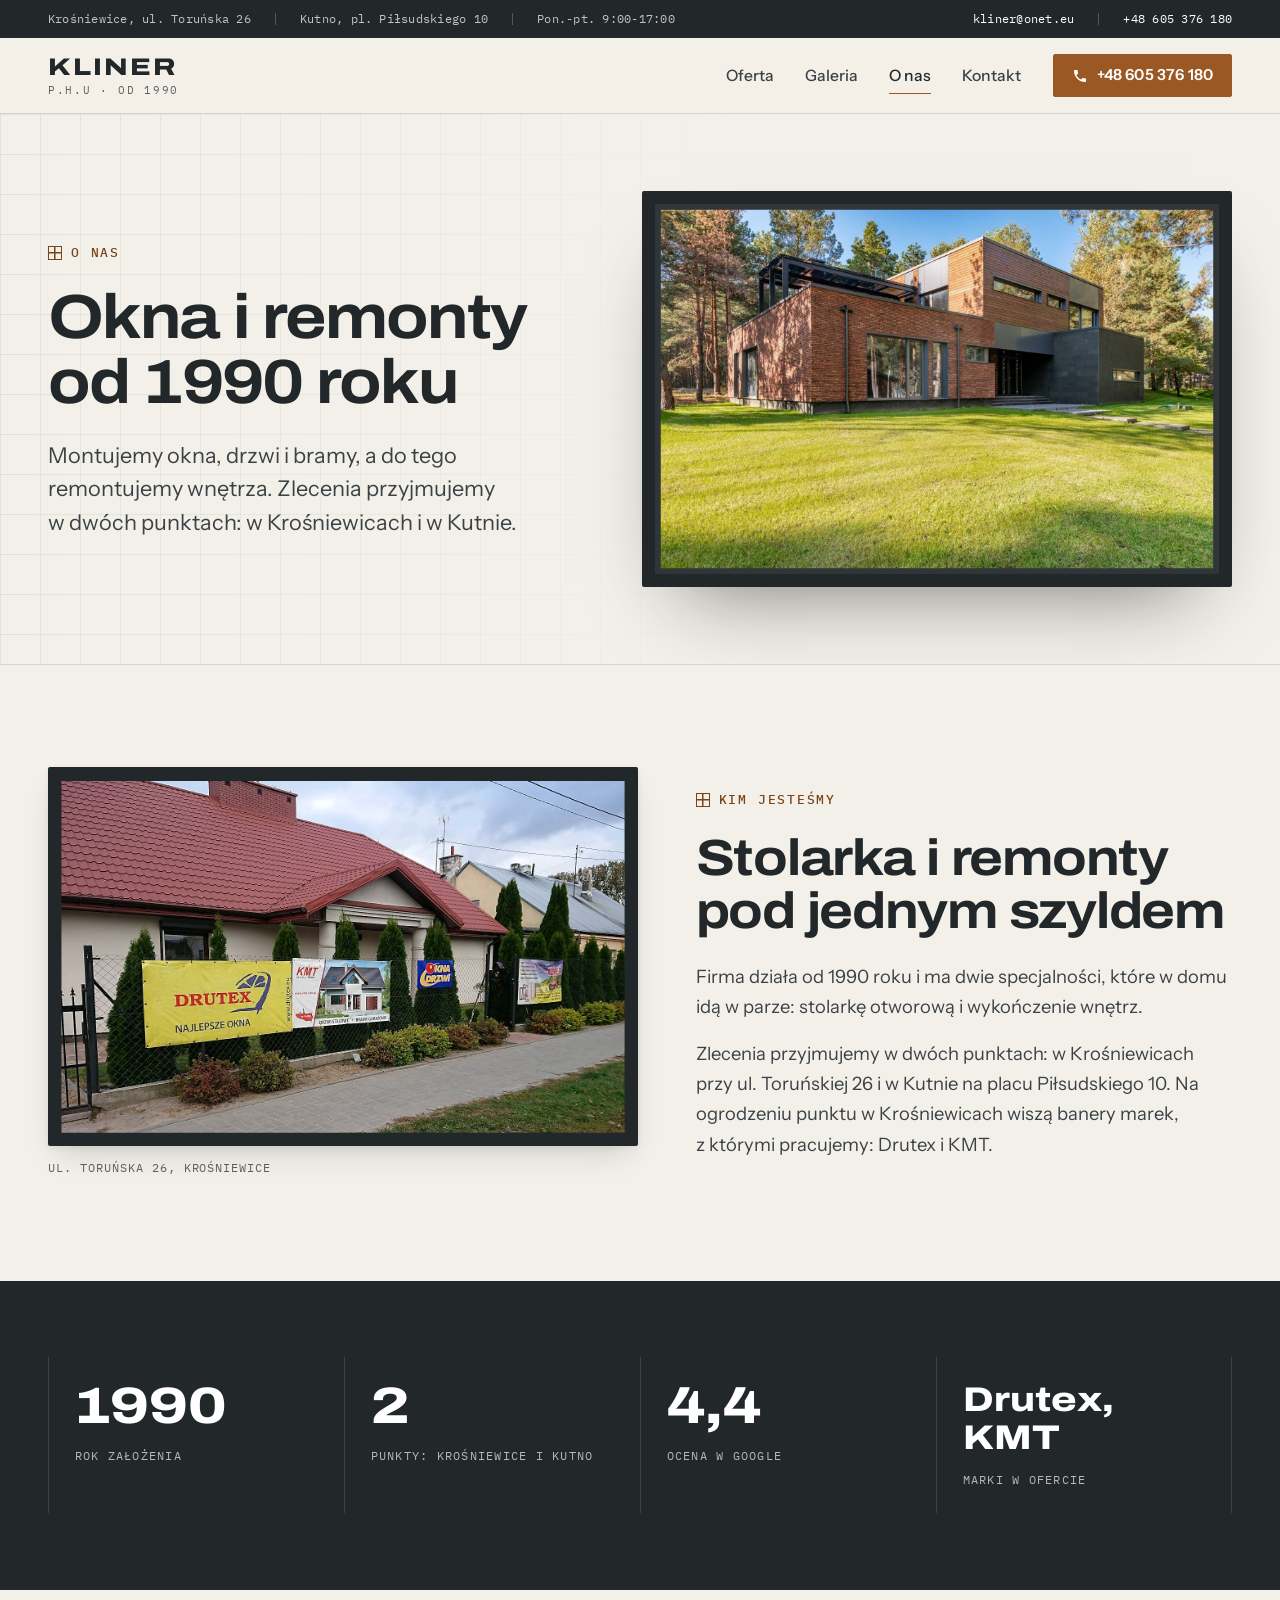
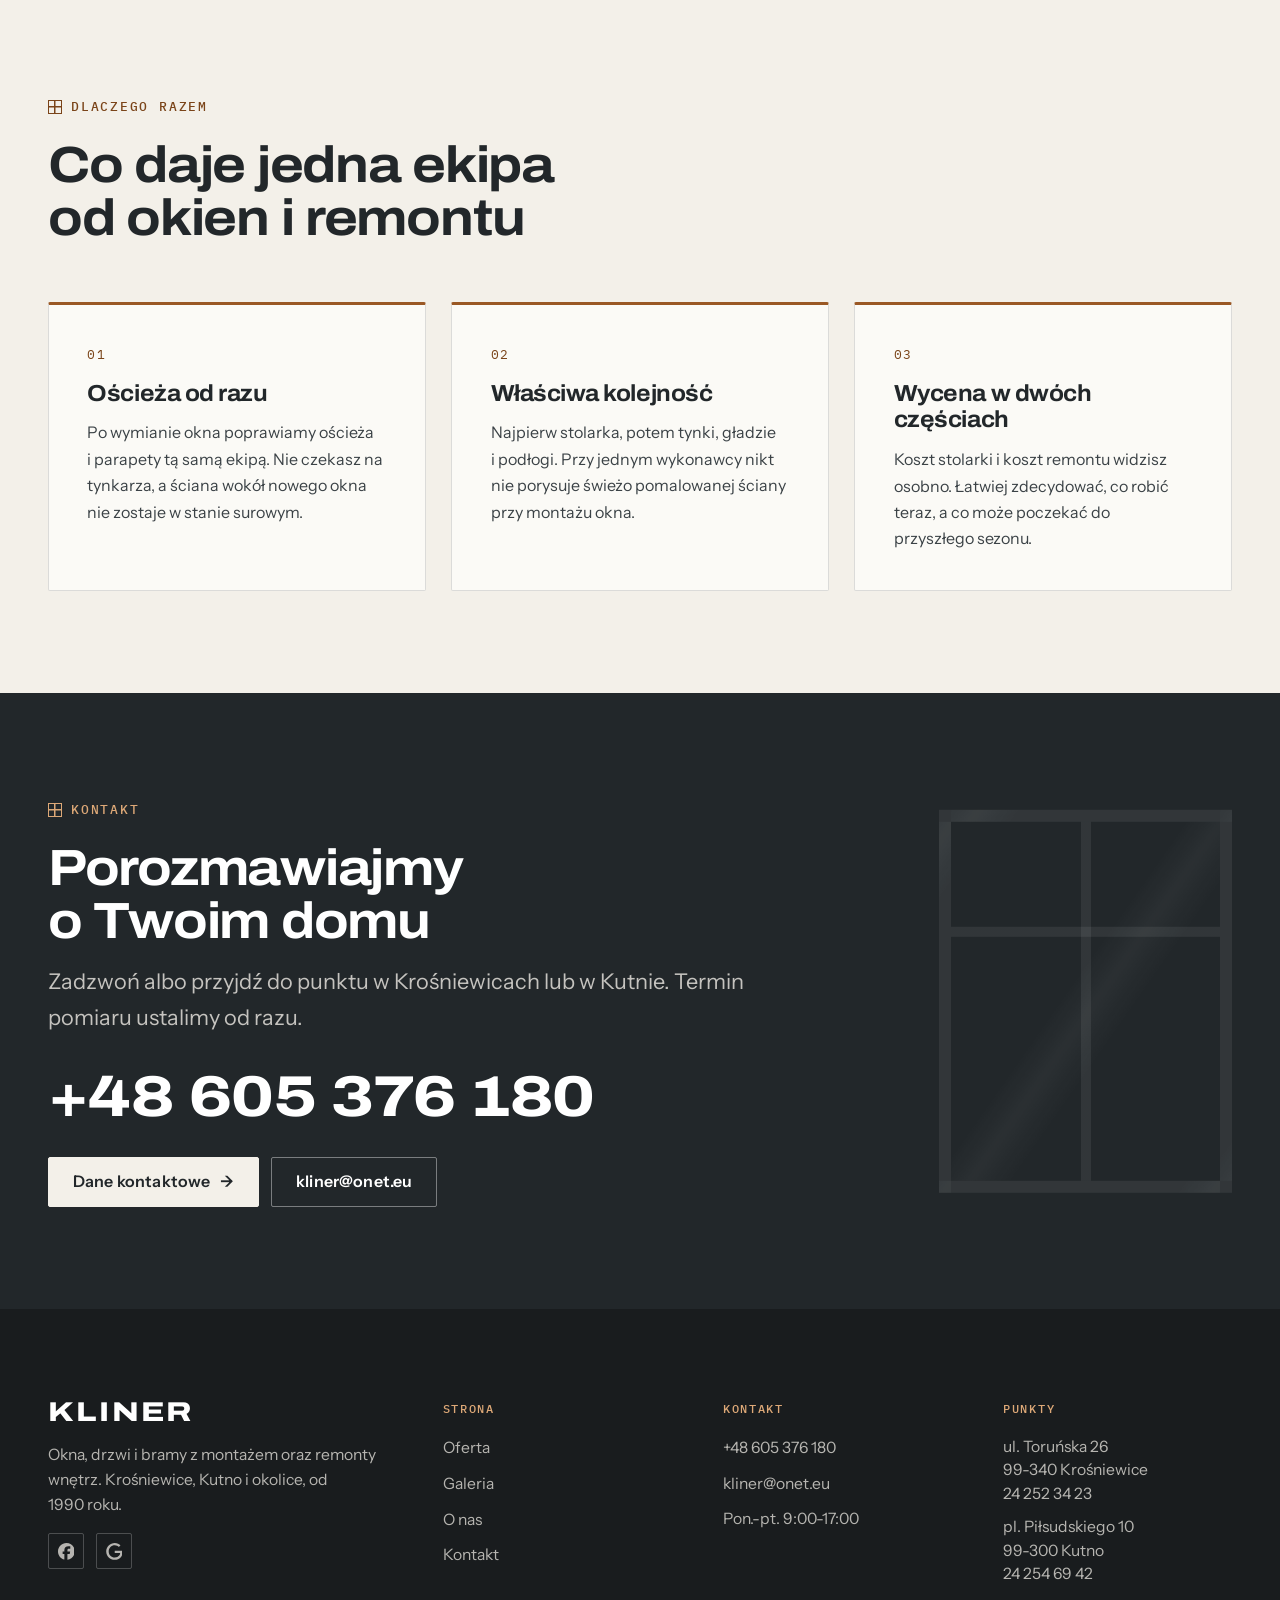
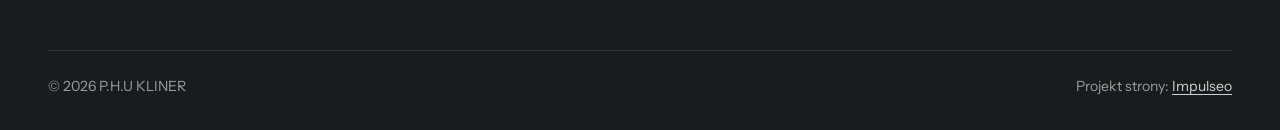
<file: o-nas.html>
<!DOCTYPE html>
<html lang="pl">
<head>
<meta charset="UTF-8">
<meta name="viewport" content="width=device-width, initial-scale=1.0">
<meta name="theme-color" content="#22272A">
<meta name="theme-color" content="#22272A">
<meta name="theme-color" content="#22272A">
<meta name="theme-color" content="#22272A">
<meta name="theme-color" content="#22272A">
<meta name="theme-color" content="#22272A">
<meta name="theme-color" content="#22272A">
<meta name="theme-color" content="#22272A">
<title>O nas - KLINER</title>
<meta name="description" content="Okna Drutex, drzwi i bramy KMT z montażem oraz remonty domów i mieszkań w Krośniewicach i Kutnie. Pomiar i wycena na miejscu. Zadzwoń: +48 605 376 180.">
<link rel="canonical" href="https://impulseo-pl.github.io/p-h-u-kliner/o-nas.html">
<meta name="robots" content="noindex, nofollow">
<meta property="og:type" content="website">
<meta property="og:locale" content="pl_PL">
<meta property="og:site_name" content="KLINER">
<meta property="og:title" content="O nas - KLINER">
<meta property="og:description" content="Okna Drutex, drzwi i bramy KMT z montażem oraz remonty domów i mieszkań w Krośniewicach i Kutnie. Pomiar i wycena na miejscu. Zadzwoń: +48 605 376 180.">
<meta property="og:url" content="https://impulseo-pl.github.io/p-h-u-kliner/o-nas.html">
<meta property="og:image" content="https://impulseo-pl.github.io/p-h-u-kliner/img/og.jpg">
<meta property="og:image:width" content="1200">
<meta property="og:image:height" content="630">
<meta name="twitter:card" content="summary_large_image">
<link rel="preconnect" href="https://fonts.googleapis.com">
<link rel="preconnect" href="https://fonts.gstatic.com" crossorigin>
<link href="https://fonts.googleapis.com/css2?family=Archivo:wdth,wght@100..125,500..800&family=Instrument+Sans:wght@400..600&family=IBM+Plex+Mono:wght@400;500&display=swap" rel="stylesheet">
<link rel="stylesheet" href="assets/styles.css?v=baac9d8d">
</head>
<body>

<div class="topbar">
  <div class="wrap">
    <div class="tb-l"><span>Krośniewice, ul. Toruńska 26</span><span class="tb-sep"></span><span>Kutno, pl. Piłsudskiego 10</span><span class="tb-sep"></span><span>Pon.-pt. 9:00-17:00</span></div>
    <div class="tb-r"><a href="mailto:kliner@onet.eu">kliner@onet.eu</a><span class="tb-sep"></span><a href="tel:+48605376180">+48 605 376 180</a></div>
  </div>
</div>
<header class="nav">
  <div class="wrap nav-inner">
    <a class="brand" href="index.html" aria-label="KLINER - strona główna"><span class="name">KLINER</span><span class="sub">P.H.U&nbsp;· od 1990</span></a>
    <nav class="nav-links" aria-label="Menu">
      <a href="oferta.html">Oferta</a>
      <a href="realizacje.html">Galeria</a>
      <a href="o-nas.html" aria-current="page">O&nbsp;nas</a>
      <a href="kontakt.html">Kontakt</a>
    </nav>
    <a href="tel:+48605376180" class="btn btn-accent nav-cta" aria-label="Zadzwoń: +48 605 376 180"><svg class="ico-tel" width="16" height="16" viewBox="0 0 24 24" fill="none" aria-hidden="true"><path d="M6.6 10.8a15.5 15.5 0 0 0 6.6 6.6l2.2-2.2a1 1 0 0 1 1-.24 11.4 11.4 0 0 0 3.6.58 1 1 0 0 1 1 1V20a1 1 0 0 1-1 1A17 17 0 0 1 3 4a1 1 0 0 1 1-1h3.5a1 1 0 0 1 1 1c0 1.25.2 2.46.58 3.6a1 1 0 0 1-.25 1l-2.23 2.2Z" fill="currentColor"/></svg><span class="cta-txt">+48 605 376 180</span></a>
    <button class="nav-toggle" aria-label="Menu"><span></span><span></span><span></span></button>
  </div>
</header>

<main>
<section class="pagehead">
  <div class="wrap ph-grid">
    <div class="ph-copy">
      <span class="eyebrow">O&nbsp;nas</span>
      <h1>Okna i&nbsp;remonty od 1990 roku</h1>
      <p>Montujemy okna, drzwi i&nbsp;bramy, a&nbsp;do tego remontujemy wnętrza. Zlecenia przyjmujemy w&nbsp;dwóch punktach: w&nbsp;Krośniewicach i&nbsp;w&nbsp;Kutnie.</p>
    </div>
    <figure class="ph-rama"><img src="img/g1.jpg" alt="Nowoczesny dom z cegły z dużymi oknami" fetchpriority="high" width="1600" height="1068" decoding="async"></figure>
  </div>
</section>
<section>
  <div class="wrap split">
    <div class="reveal">
      <figure class="split-art"><img src="img/about.jpg" alt="Punkt KLINER przy ul. Toruńskiej 26 w Krośniewicach" width="1600" height="860" decoding="async"></figure>
      <p class="split-cap">ul. Toruńska 26, Krośniewice</p>
    </div>
    <div class="split-copy reveal">
      <span class="eyebrow">Kim jesteśmy</span>
      <h2>Stolarka i&nbsp;remonty pod jednym szyldem</h2>
      <p>Firma działa od 1990 roku i&nbsp;ma dwie specjalności, które w&nbsp;domu idą w&nbsp;parze: stolarkę otworową i&nbsp;wykończenie wnętrz.</p>
      <p>Zlecenia przyjmujemy w&nbsp;dwóch punktach: w&nbsp;Krośniewicach przy ul. Toruńskiej 26 i&nbsp;w&nbsp;Kutnie na placu Piłsudskiego 10. Na ogrodzeniu punktu w&nbsp;Krośniewicach wiszą banery marek, z&nbsp;którymi pracujemy: Drutex i&nbsp;KMT.</p>
    </div>
  </div>
</section>
<section class="liczby" aria-label="KLINER w liczbach">
  <div class="wrap">
    <ul class="liczby-grid">
      <li class="reveal"><span class="lz-v">1990</span><span class="lz-l">rok założenia</span></li>
      <li class="reveal"><span class="lz-v">2</span><span class="lz-l">punkty: Krośniewice i&nbsp;Kutno</span></li>
      <li class="reveal"><span class="lz-v">4,4</span><span class="lz-l">ocena w&nbsp;Google</span></li>
      <li class="reveal"><span class="lz-v lz-txt">Drutex, KMT</span><span class="lz-l">marki w&nbsp;ofercie</span></li>
    </ul>
  </div>
</section>
<section>
  <div class="wrap">
    <div class="head reveal">
      <span class="eyebrow">Dlaczego razem</span>
      <h2>Co daje jedna ekipa od okien i&nbsp;remontu</h2>
    </div>
    <ul class="powody">
      <li class="powod reveal"><span class="pw-no">01</span><h3>Ościeża od razu</h3><p>Po wymianie okna poprawiamy ościeża i&nbsp;parapety tą samą ekipą. Nie czekasz na tynkarza, a&nbsp;ściana wokół nowego okna nie zostaje w&nbsp;stanie surowym.</p></li>
      <li class="powod reveal"><span class="pw-no">02</span><h3>Właściwa kolejność</h3><p>Najpierw stolarka, potem tynki, gładzie i&nbsp;podłogi. Przy jednym wykonawcy nikt nie porysuje świeżo pomalowanej ściany przy montażu okna.</p></li>
      <li class="powod reveal"><span class="pw-no">03</span><h3>Wycena w&nbsp;dwóch częściach</h3><p>Koszt stolarki i&nbsp;koszt remontu widzisz osobno. Łatwiej zdecydować, co robić teraz, a&nbsp;co może poczekać do przyszłego sezonu.</p></li>
    </ul>
  </div>
</section>
<section class="cta">
  <div class="wrap">
    <div class="reveal">
      <span class="eyebrow">Kontakt</span>
      <h2>Porozmawiajmy o&nbsp;Twoim domu</h2>
      <p>Zadzwoń albo przyjdź do punktu w&nbsp;Krośniewicach lub w&nbsp;Kutnie. Termin pomiaru ustalimy od razu.</p>
      <a class="cta-tel" href="tel:+48605376180">+48 605 376 180</a>
    </div>
    <div class="cta-actions reveal">
      <a href="kontakt.html" class="btn btn-light">Dane kontaktowe <span class="arr">→</span></a>
      <a href="mailto:kliner@onet.eu" class="btn btn-ghost-cta">kliner@onet.eu</a>
    </div>
  </div>
</section>
</main>

<footer>
  <div class="wrap">
    <div class="foot-grid">
      <div class="foot-brand">
        <div class="name">KLINER</div>
        <p>Okna, drzwi i&nbsp;bramy z&nbsp;montażem oraz remonty wnętrz. Krośniewice, Kutno i&nbsp;okolice, od 1990 roku.</p>
        <div class="foot-soc">
          <a class="soc" href="https://www.facebook.com/PHUKLINER/" target="_blank" rel="noopener" aria-label="Facebook - KLINER"><svg viewBox="0 0 24 24" aria-hidden="true" focusable="false"><path d="M9.101 23.691v-7.98H6.627v-3.667h2.474v-1.58c0-4.085 1.848-5.978 5.858-5.978.401 0 .955.042 1.468.103a8.68 8.68 0 0 1 1.141.195v3.325a8.623 8.623 0 0 0-.653-.036 26.805 26.805 0 0 0-.733-.009c-.707 0-1.259.096-1.675.309a1.686 1.686 0 0 0-.679.622c-.258.42-.374.995-.374 1.752v1.297h3.919l-.386 2.103-.287 1.564h-3.246v8.245C19.396 23.238 24 18.179 24 12.044c0-6.627-5.373-12-12-12s-12 5.373-12 12c0 5.628 3.874 10.35 9.101 11.647Z" fill="currentColor"/></svg></a>
          <a class="soc" href="https://maps.google.com/?cid=13268947815276422806&amp;g_mp=Cidnb29nbGUubWFwcy5wbGFjZXMudjEuUGxhY2VzLlNlYXJjaFRleHQQAhgEIAA" target="_blank" rel="noopener" aria-label="Google - KLINER"><svg viewBox="0 0 24 24" aria-hidden="true" focusable="false"><path d="M12.48 10.92v3.28h7.84c-.24 1.84-.853 3.187-1.787 4.133-1.147 1.147-2.933 2.4-6.053 2.4-4.827 0-8.6-3.893-8.6-8.72s3.773-8.72 8.6-8.72c2.6 0 4.507 1.027 5.907 2.347l2.307-2.307C18.747 1.44 16.133 0 12.48 0 5.867 0 .307 5.387.307 12s5.56 12 12.173 12c3.573 0 6.267-1.173 8.373-3.36 2.16-2.16 2.84-5.213 2.84-7.667 0-.76-.053-1.467-.173-2.053H12.48z" fill="currentColor"/></svg></a>
        </div>
      </div>
      <div class="foot-col">
        <h4>Strona</h4>
        <a href="oferta.html">Oferta</a>
        <a href="realizacje.html">Galeria</a>
        <a href="o-nas.html">O&nbsp;nas</a>
        <a href="kontakt.html">Kontakt</a>
      </div>
      <div class="foot-col">
        <h4>Kontakt</h4>
        <a href="tel:+48605376180">+48 605 376 180</a>
        <a href="mailto:kliner@onet.eu">kliner@onet.eu</a>
        <p>Pon.-pt. 9:00-17:00</p>
      </div>
      <div class="foot-col">
        <h4>Punkty</h4>
        <p>ul. Toruńska 26<br>99-340 Krośniewice<br><a href="tel:+48242523423">24 252 34 23</a></p>
        <p>pl. Piłsudskiego 10<br>99-300 Kutno<br><a href="tel:+48242546942">24 254 69 42</a></p>
      </div>
    </div>
    <div class="foot-bot">
      <span>© 2026 P.H.U&nbsp;KLINER</span>
      <span>Projekt strony: <a class="foot-credit" href="https://impulseo.pl" target="_blank" rel="noopener">Impulseo</a></span>
    </div>
  </div>
</footer>
<div class="sticky-call"><a class="sc-call" href="tel:+48605376180"><svg class="ico-tel" width="16" height="16" viewBox="0 0 24 24" fill="none" aria-hidden="true"><path d="M6.6 10.8a15.5 15.5 0 0 0 6.6 6.6l2.2-2.2a1 1 0 0 1 1-.24 11.4 11.4 0 0 0 3.6.58 1 1 0 0 1 1 1V20a1 1 0 0 1-1 1A17 17 0 0 1 3 4a1 1 0 0 1 1-1h3.5a1 1 0 0 1 1 1c0 1.25.2 2.46.58 3.6a1 1 0 0 1-.25 1l-2.23 2.2Z" fill="currentColor"/></svg> Zadzwoń</a><a class="sc-quote" href="kontakt.html">Umów pomiar</a></div>
<div class="demo-wazne" data-do="2026-10-07" data-cykl="3" hidden><svg class="dw-ico" width="13" height="13" viewBox="0 0 24 24" fill="none" aria-hidden="true"><circle cx="12" cy="12" r="8.6" stroke="currentColor" stroke-width="1.8"/><path d="M12 7.2V12l3.3 2" stroke="currentColor" stroke-width="1.8" stroke-linecap="round"/></svg><span class="dw-txt"></span></div>

<script src="assets/main.js"></script>
</body>
</html>
</file>
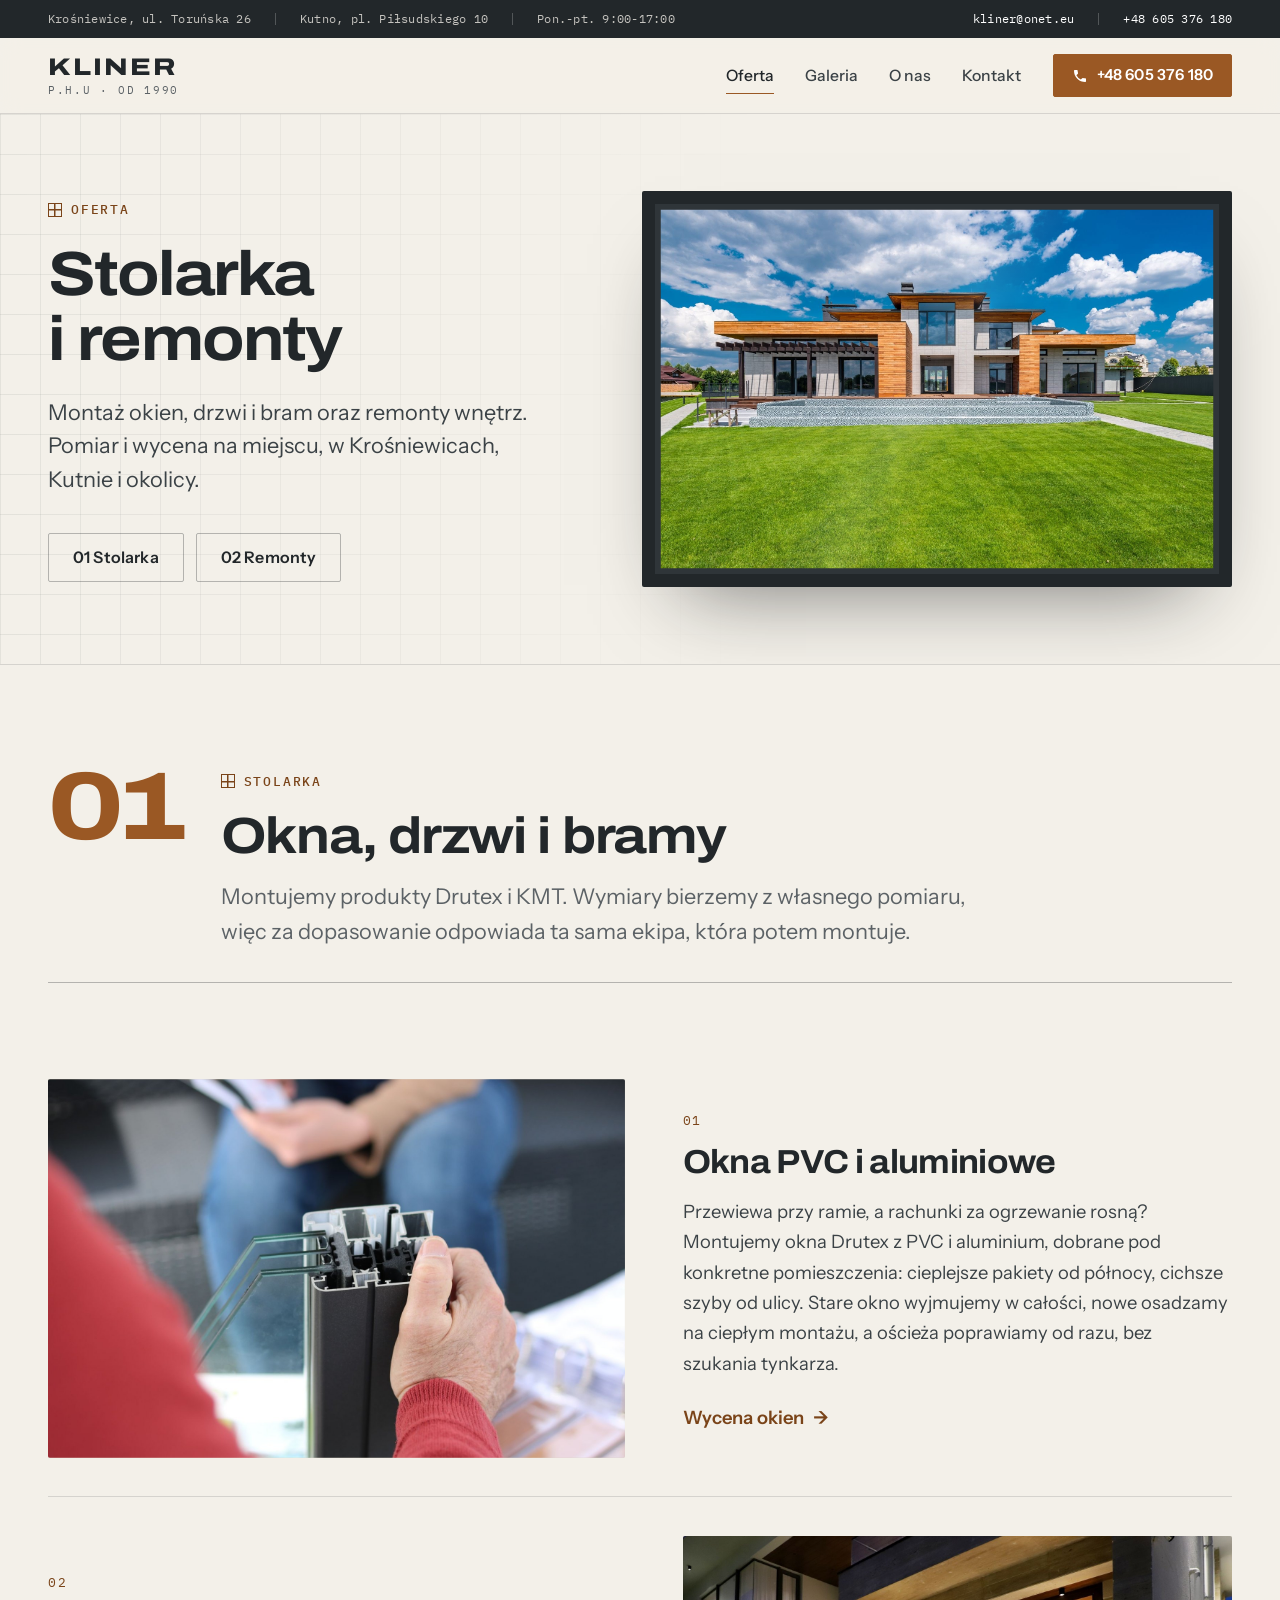
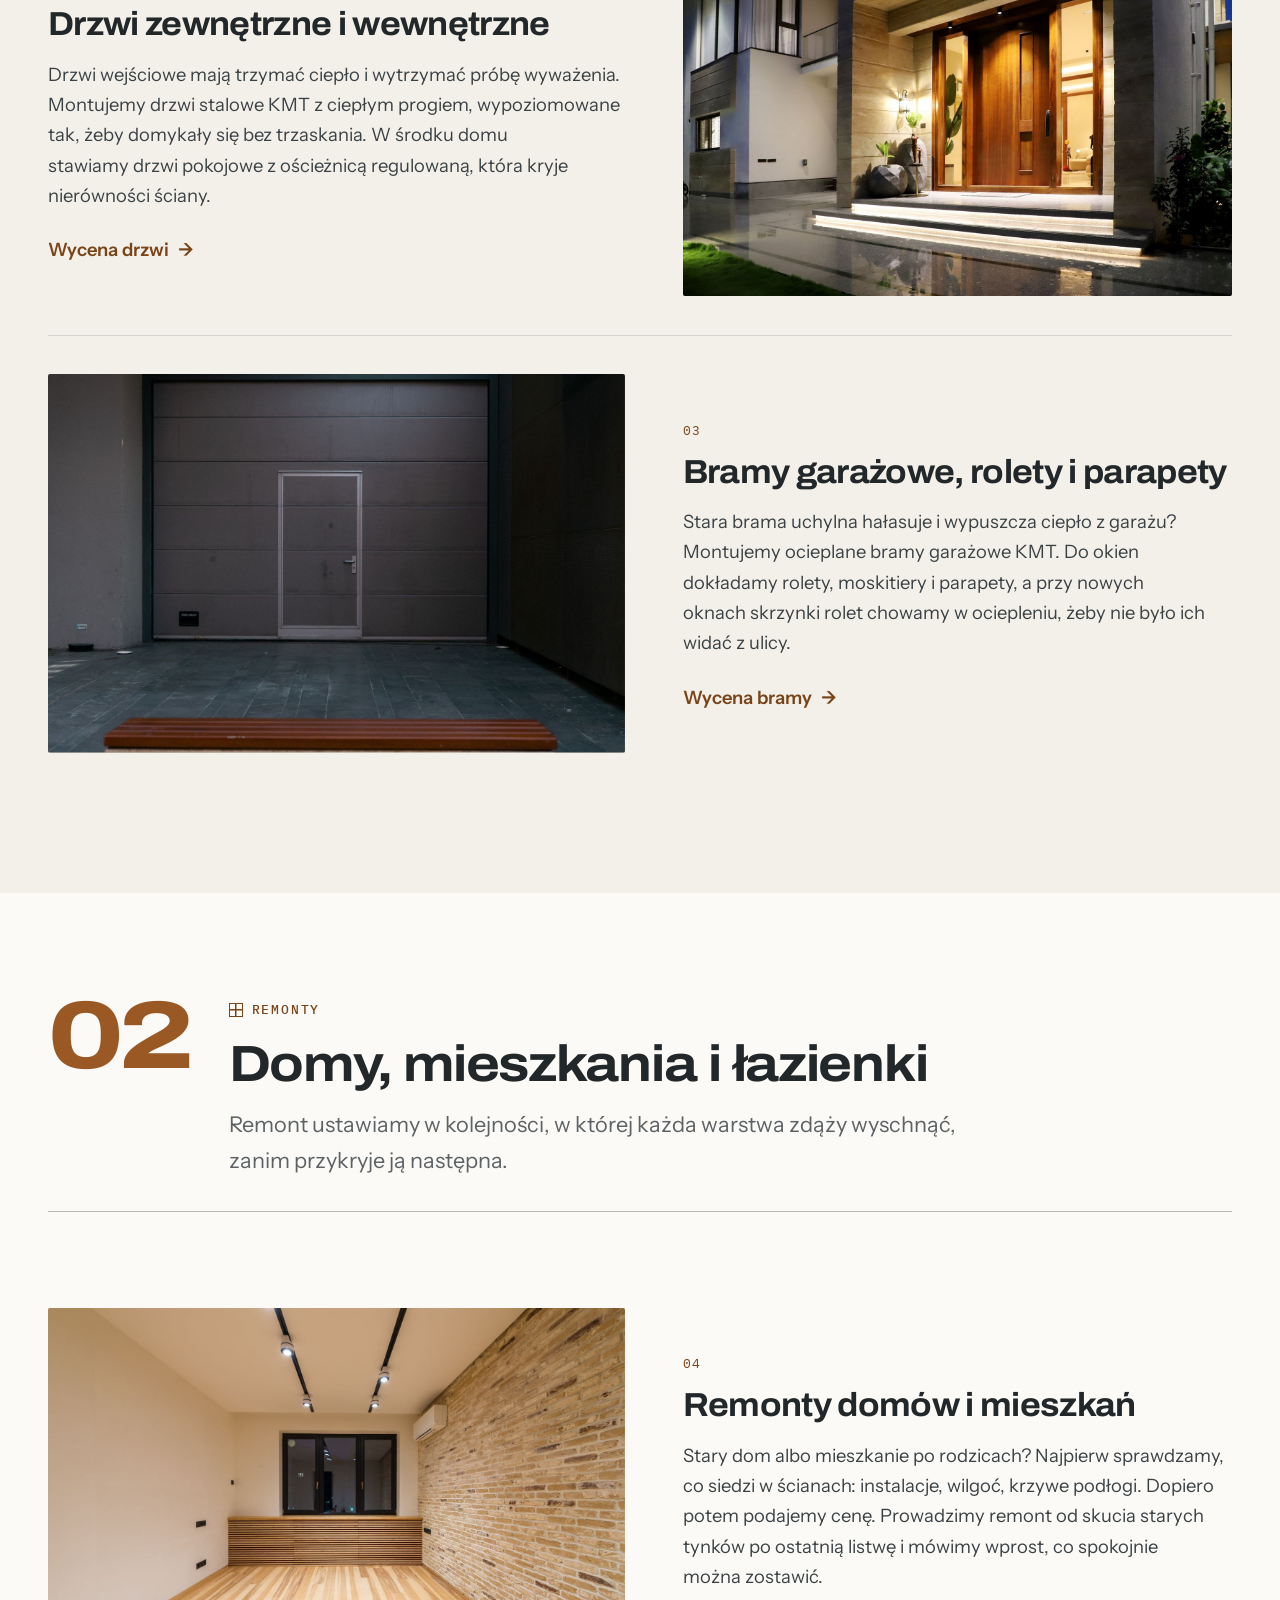
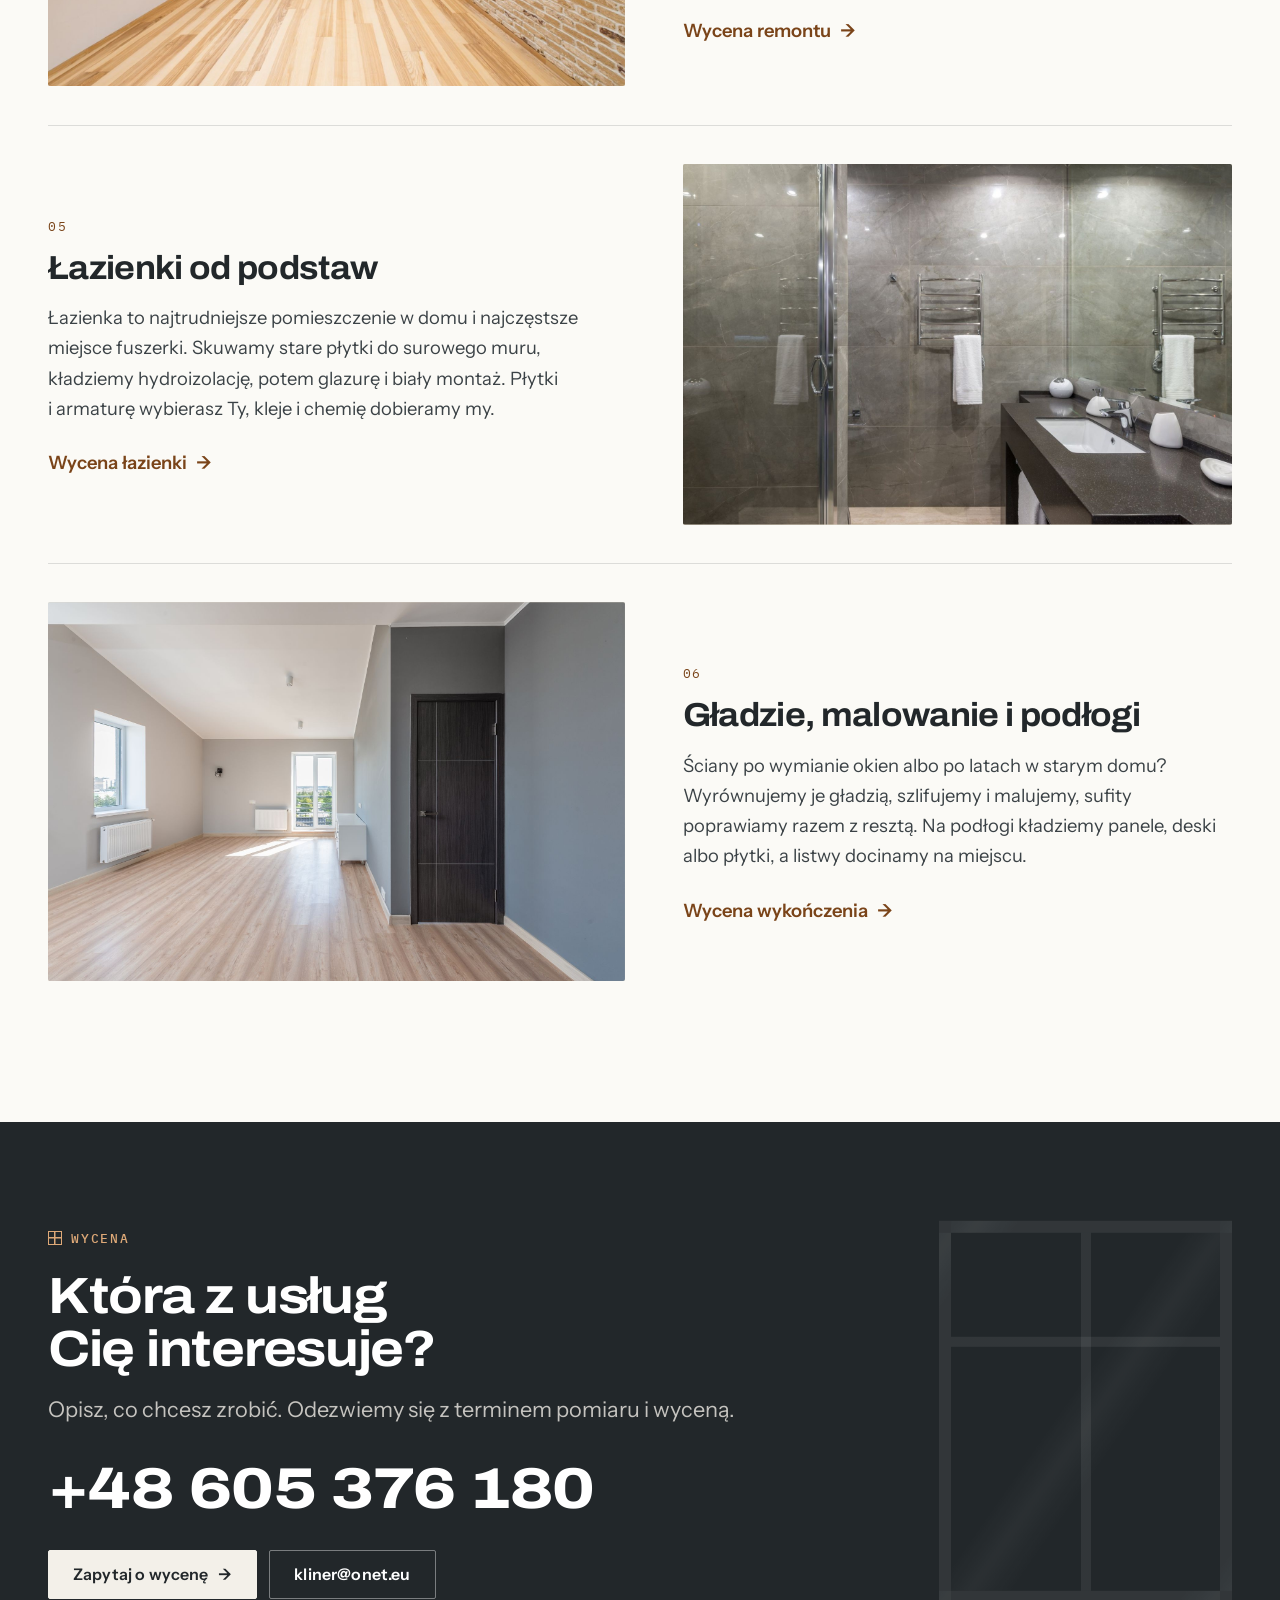
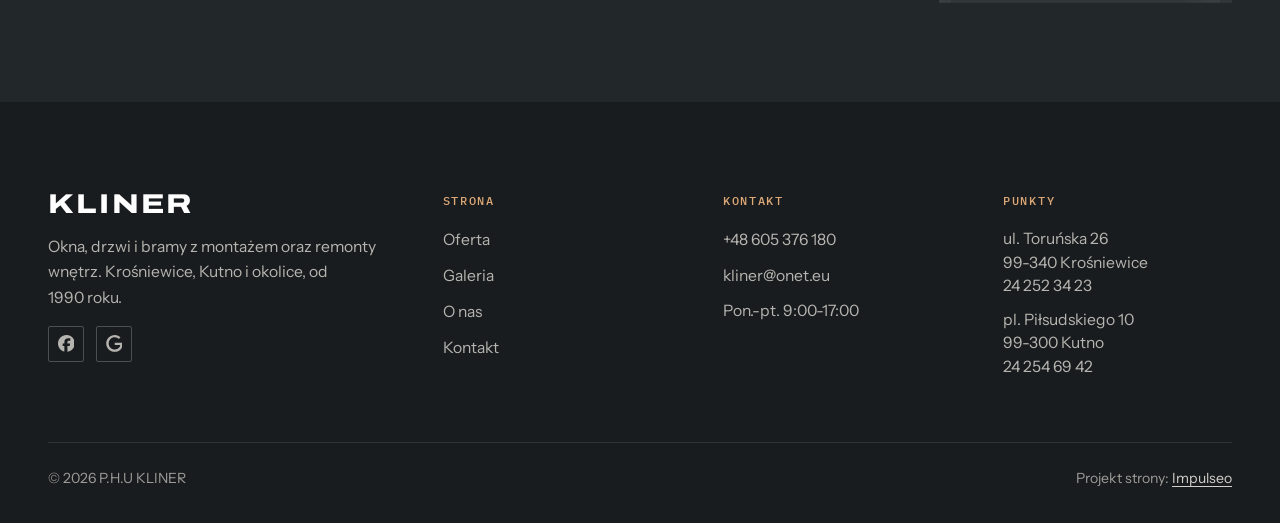
<file: oferta.html>
<!DOCTYPE html>
<html lang="pl">
<head>
<meta charset="UTF-8">
<meta name="viewport" content="width=device-width, initial-scale=1.0">
<meta name="theme-color" content="#22272A">
<meta name="theme-color" content="#22272A">
<meta name="theme-color" content="#22272A">
<meta name="theme-color" content="#22272A">
<meta name="theme-color" content="#22272A">
<meta name="theme-color" content="#22272A">
<meta name="theme-color" content="#22272A">
<meta name="theme-color" content="#22272A">
<title>Oferta - KLINER</title>
<meta name="description" content="Okna Drutex, drzwi i bramy KMT z montażem oraz remonty domów i mieszkań w Krośniewicach i Kutnie. Pomiar i wycena na miejscu. Zadzwoń: +48 605 376 180.">
<link rel="canonical" href="https://impulseo-pl.github.io/p-h-u-kliner/oferta.html">
<meta name="robots" content="noindex, nofollow">
<meta property="og:type" content="website">
<meta property="og:locale" content="pl_PL">
<meta property="og:site_name" content="KLINER">
<meta property="og:title" content="Oferta - KLINER">
<meta property="og:description" content="Okna Drutex, drzwi i bramy KMT z montażem oraz remonty domów i mieszkań w Krośniewicach i Kutnie. Pomiar i wycena na miejscu. Zadzwoń: +48 605 376 180.">
<meta property="og:url" content="https://impulseo-pl.github.io/p-h-u-kliner/oferta.html">
<meta property="og:image" content="https://impulseo-pl.github.io/p-h-u-kliner/img/og.jpg">
<meta property="og:image:width" content="1200">
<meta property="og:image:height" content="630">
<meta name="twitter:card" content="summary_large_image">
<link rel="preconnect" href="https://fonts.googleapis.com">
<link rel="preconnect" href="https://fonts.gstatic.com" crossorigin>
<link href="https://fonts.googleapis.com/css2?family=Archivo:wdth,wght@100..125,500..800&family=Instrument+Sans:wght@400..600&family=IBM+Plex+Mono:wght@400;500&display=swap" rel="stylesheet">
<link rel="stylesheet" href="assets/styles.css?v=baac9d8d">
</head>
<body>

<div class="topbar">
  <div class="wrap">
    <div class="tb-l"><span>Krośniewice, ul. Toruńska 26</span><span class="tb-sep"></span><span>Kutno, pl. Piłsudskiego 10</span><span class="tb-sep"></span><span>Pon.-pt. 9:00-17:00</span></div>
    <div class="tb-r"><a href="mailto:kliner@onet.eu">kliner@onet.eu</a><span class="tb-sep"></span><a href="tel:+48605376180">+48 605 376 180</a></div>
  </div>
</div>
<header class="nav">
  <div class="wrap nav-inner">
    <a class="brand" href="index.html" aria-label="KLINER - strona główna"><span class="name">KLINER</span><span class="sub">P.H.U&nbsp;· od 1990</span></a>
    <nav class="nav-links" aria-label="Menu">
      <a href="oferta.html" aria-current="page">Oferta</a>
      <a href="realizacje.html">Galeria</a>
      <a href="o-nas.html">O&nbsp;nas</a>
      <a href="kontakt.html">Kontakt</a>
    </nav>
    <a href="tel:+48605376180" class="btn btn-accent nav-cta" aria-label="Zadzwoń: +48 605 376 180"><svg class="ico-tel" width="16" height="16" viewBox="0 0 24 24" fill="none" aria-hidden="true"><path d="M6.6 10.8a15.5 15.5 0 0 0 6.6 6.6l2.2-2.2a1 1 0 0 1 1-.24 11.4 11.4 0 0 0 3.6.58 1 1 0 0 1 1 1V20a1 1 0 0 1-1 1A17 17 0 0 1 3 4a1 1 0 0 1 1-1h3.5a1 1 0 0 1 1 1c0 1.25.2 2.46.58 3.6a1 1 0 0 1-.25 1l-2.23 2.2Z" fill="currentColor"/></svg><span class="cta-txt">+48 605 376 180</span></a>
    <button class="nav-toggle" aria-label="Menu"><span></span><span></span><span></span></button>
  </div>
</header>

<main>
<section class="pagehead">
  <div class="wrap ph-grid">
    <div class="ph-copy">
      <span class="eyebrow">Oferta</span>
      <h1>Stolarka i&nbsp;remonty</h1>
      <p>Montaż okien, drzwi i&nbsp;bram oraz remonty wnętrz. Pomiar i&nbsp;wycena na miejscu, w&nbsp;Krośniewicach, Kutnie i&nbsp;okolicy.</p>
      <div class="hr-actions"><a class="btn btn-line" href="#stolarka">01 Stolarka</a><a class="btn btn-line" href="#remonty">02 Remonty</a></div>
    </div>
    <figure class="ph-rama"><img src="img/g15.jpg" alt="Dom z dużymi przeszkleniami i drewnianą elewacją" fetchpriority="high" width="1880" height="1255" decoding="async"></figure>
  </div>
</section>
<section id="stolarka">
  <div class="wrap">
    <div class="grupa-head reveal">
      <span class="grupa-no">01</span>
      <div>
        <span class="eyebrow">Stolarka</span>
        <h2>Okna, drzwi i&nbsp;bramy</h2>
        <p>Montujemy produkty Drutex i&nbsp;KMT. Wymiary bierzemy z&nbsp;własnego pomiaru, więc za dopasowanie odpowiada ta sama ekipa, która potem montuje.</p>
      </div>
    </div>
    <div class="svc-row reveal">
      <figure class="svc-row-art"><img src="img/g11.jpg" alt="Przekrój profilu okiennego z pakietem szyb trzymany w dłoni" width="1600" height="1066" decoding="async"></figure>
      <div>
        <span class="svc-no">01</span>
        <h3>Okna PVC i&nbsp;aluminiowe</h3>
        <p>Przewiewa przy ramie, a&nbsp;rachunki za ogrzewanie rosną? Montujemy okna Drutex z&nbsp;PVC i&nbsp;aluminium, dobrane pod konkretne pomieszczenia: cieplejsze pakiety od północy, cichsze szyby od ulicy. Stare okno wyjmujemy w&nbsp;całości, nowe osadzamy na ciepłym montażu, a&nbsp;ościeża poprawiamy od razu, bez szukania tynkarza.</p>
        <a class="svc-cta" href="kontakt.html">Wycena okien <span class="arr">→</span></a>
      </div>
    </div>
    <div class="svc-row rev reveal">
      <figure class="svc-row-art"><img src="img/g3.jpg" alt="Drzwi wejściowe z drewnianym skrzydłem i przeszkleniem" width="1600" height="1066" decoding="async"></figure>
      <div>
        <span class="svc-no">02</span>
        <h3>Drzwi zewnętrzne i&nbsp;wewnętrzne</h3>
        <p>Drzwi wejściowe mają trzymać ciepło i&nbsp;wytrzymać próbę wyważenia. Montujemy drzwi stalowe KMT z&nbsp;ciepłym progiem, wypoziomowane tak, żeby domykały się bez trzaskania. W&nbsp;środku domu stawiamy drzwi pokojowe z&nbsp;ościeżnicą regulowaną, która kryje nierówności ściany.</p>
        <a class="svc-cta" href="kontakt.html">Wycena drzwi <span class="arr">→</span></a>
      </div>
    </div>
    <div class="svc-row reveal">
      <figure class="svc-row-art"><img src="img/g5.jpg" alt="Ocieplona brama garażowa segmentowa w kolorze grafitowym" loading="lazy" width="1600" height="1112" decoding="async"></figure>
      <div>
        <span class="svc-no">03</span>
        <h3>Bramy garażowe, rolety i&nbsp;parapety</h3>
        <p>Stara brama uchylna hałasuje i&nbsp;wypuszcza ciepło z&nbsp;garażu? Montujemy ocieplane bramy garażowe KMT. Do okien dokładamy rolety, moskitiery i&nbsp;parapety, a&nbsp;przy nowych oknach skrzynki rolet chowamy w&nbsp;ociepleniu, żeby nie było ich widać z&nbsp;ulicy.</p>
        <a class="svc-cta" href="kontakt.html">Wycena bramy <span class="arr">→</span></a>
      </div>
    </div>
  </div>
</section>
<section id="remonty" class="grupa-remont">
  <div class="wrap">
    <div class="grupa-head reveal">
      <span class="grupa-no">02</span>
      <div>
        <span class="eyebrow">Remonty</span>
        <h2>Domy, mieszkania i&nbsp;łazienki</h2>
        <p>Remont ustawiamy w&nbsp;kolejności, w&nbsp;której każda warstwa zdąży wyschnąć, zanim przykryje ją następna.</p>
      </div>
    </div>
    <div class="svc-row reveal">
      <figure class="svc-row-art"><img src="img/g12.jpg" alt="Pusty pokój po remoncie z ceglaną ścianą i nową podłogą" loading="lazy" width="1600" height="1068" decoding="async"></figure>
      <div>
        <span class="svc-no">04</span>
        <h3>Remonty domów i&nbsp;mieszkań</h3>
        <p>Stary dom albo mieszkanie po rodzicach? Najpierw sprawdzamy, co siedzi w&nbsp;ścianach: instalacje, wilgoć, krzywe podłogi. Dopiero potem podajemy cenę. Prowadzimy remont od skucia starych tynków po ostatnią listwę i&nbsp;mówimy wprost, co spokojnie można zostawić.</p>
        <a class="svc-cta" href="kontakt.html">Wycena remontu <span class="arr">→</span></a>
      </div>
    </div>
    <div class="svc-row rev reveal">
      <figure class="svc-row-art"><img src="img/g14.jpg" alt="Łazienka w szarych płytkach z kabiną prysznicową i grzejnikiem" loading="lazy" width="1600" height="1068" decoding="async"></figure>
      <div>
        <span class="svc-no">05</span>
        <h3>Łazienki od podstaw</h3>
        <p>Łazienka to najtrudniejsze pomieszczenie w&nbsp;domu i&nbsp;najczęstsze miejsce fuszerki. Skuwamy stare płytki do surowego muru, kładziemy hydroizolację, potem glazurę i&nbsp;biały montaż. Płytki i&nbsp;armaturę wybierasz Ty, kleje i&nbsp;chemię dobieramy my.</p>
        <a class="svc-cta" href="kontakt.html">Wycena łazienki <span class="arr">→</span></a>
      </div>
    </div>
    <div class="svc-row reveal">
      <figure class="svc-row-art"><img src="img/g8.jpg" alt="Jasny pokój z panelami na podłodze i ciemnymi drzwiami" loading="lazy" width="1880" height="1255" decoding="async"></figure>
      <div>
        <span class="svc-no">06</span>
        <h3>Gładzie, malowanie i&nbsp;podłogi</h3>
        <p>Ściany po wymianie okien albo po latach w&nbsp;starym domu? Wyrównujemy je gładzią, szlifujemy i&nbsp;malujemy, sufity poprawiamy razem z&nbsp;resztą. Na podłogi kładziemy panele, deski albo płytki, a&nbsp;listwy docinamy na miejscu.</p>
        <a class="svc-cta" href="kontakt.html">Wycena wykończenia <span class="arr">→</span></a>
      </div>
    </div>
  </div>
</section>
<section class="cta">
  <div class="wrap">
    <div class="reveal">
      <span class="eyebrow">Wycena</span>
      <h2>Która z&nbsp;usług Cię interesuje?</h2>
      <p>Opisz, co chcesz zrobić. Odezwiemy się z&nbsp;terminem pomiaru i&nbsp;wyceną.</p>
      <a class="cta-tel" href="tel:+48605376180">+48 605 376 180</a>
    </div>
    <div class="cta-actions reveal">
      <a href="kontakt.html" class="btn btn-light">Zapytaj o&nbsp;wycenę <span class="arr">→</span></a>
      <a href="mailto:kliner@onet.eu" class="btn btn-ghost-cta">kliner@onet.eu</a>
    </div>
  </div>
</section>
</main>

<footer>
  <div class="wrap">
    <div class="foot-grid">
      <div class="foot-brand">
        <div class="name">KLINER</div>
        <p>Okna, drzwi i&nbsp;bramy z&nbsp;montażem oraz remonty wnętrz. Krośniewice, Kutno i&nbsp;okolice, od 1990 roku.</p>
        <div class="foot-soc">
          <a class="soc" href="https://www.facebook.com/PHUKLINER/" target="_blank" rel="noopener" aria-label="Facebook - KLINER"><svg viewBox="0 0 24 24" aria-hidden="true" focusable="false"><path d="M9.101 23.691v-7.98H6.627v-3.667h2.474v-1.58c0-4.085 1.848-5.978 5.858-5.978.401 0 .955.042 1.468.103a8.68 8.68 0 0 1 1.141.195v3.325a8.623 8.623 0 0 0-.653-.036 26.805 26.805 0 0 0-.733-.009c-.707 0-1.259.096-1.675.309a1.686 1.686 0 0 0-.679.622c-.258.42-.374.995-.374 1.752v1.297h3.919l-.386 2.103-.287 1.564h-3.246v8.245C19.396 23.238 24 18.179 24 12.044c0-6.627-5.373-12-12-12s-12 5.373-12 12c0 5.628 3.874 10.35 9.101 11.647Z" fill="currentColor"/></svg></a>
          <a class="soc" href="https://maps.google.com/?cid=13268947815276422806&amp;g_mp=Cidnb29nbGUubWFwcy5wbGFjZXMudjEuUGxhY2VzLlNlYXJjaFRleHQQAhgEIAA" target="_blank" rel="noopener" aria-label="Google - KLINER"><svg viewBox="0 0 24 24" aria-hidden="true" focusable="false"><path d="M12.48 10.92v3.28h7.84c-.24 1.84-.853 3.187-1.787 4.133-1.147 1.147-2.933 2.4-6.053 2.4-4.827 0-8.6-3.893-8.6-8.72s3.773-8.72 8.6-8.72c2.6 0 4.507 1.027 5.907 2.347l2.307-2.307C18.747 1.44 16.133 0 12.48 0 5.867 0 .307 5.387.307 12s5.56 12 12.173 12c3.573 0 6.267-1.173 8.373-3.36 2.16-2.16 2.84-5.213 2.84-7.667 0-.76-.053-1.467-.173-2.053H12.48z" fill="currentColor"/></svg></a>
        </div>
      </div>
      <div class="foot-col">
        <h4>Strona</h4>
        <a href="oferta.html">Oferta</a>
        <a href="realizacje.html">Galeria</a>
        <a href="o-nas.html">O&nbsp;nas</a>
        <a href="kontakt.html">Kontakt</a>
      </div>
      <div class="foot-col">
        <h4>Kontakt</h4>
        <a href="tel:+48605376180">+48 605 376 180</a>
        <a href="mailto:kliner@onet.eu">kliner@onet.eu</a>
        <p>Pon.-pt. 9:00-17:00</p>
      </div>
      <div class="foot-col">
        <h4>Punkty</h4>
        <p>ul. Toruńska 26<br>99-340 Krośniewice<br><a href="tel:+48242523423">24 252 34 23</a></p>
        <p>pl. Piłsudskiego 10<br>99-300 Kutno<br><a href="tel:+48242546942">24 254 69 42</a></p>
      </div>
    </div>
    <div class="foot-bot">
      <span>© 2026 P.H.U&nbsp;KLINER</span>
      <span>Projekt strony: <a class="foot-credit" href="https://impulseo.pl" target="_blank" rel="noopener">Impulseo</a></span>
    </div>
  </div>
</footer>
<div class="sticky-call"><a class="sc-call" href="tel:+48605376180"><svg class="ico-tel" width="16" height="16" viewBox="0 0 24 24" fill="none" aria-hidden="true"><path d="M6.6 10.8a15.5 15.5 0 0 0 6.6 6.6l2.2-2.2a1 1 0 0 1 1-.24 11.4 11.4 0 0 0 3.6.58 1 1 0 0 1 1 1V20a1 1 0 0 1-1 1A17 17 0 0 1 3 4a1 1 0 0 1 1-1h3.5a1 1 0 0 1 1 1c0 1.25.2 2.46.58 3.6a1 1 0 0 1-.25 1l-2.23 2.2Z" fill="currentColor"/></svg> Zadzwoń</a><a class="sc-quote" href="kontakt.html">Umów pomiar</a></div>
<div class="demo-wazne" data-do="2026-10-07" data-cykl="3" hidden><svg class="dw-ico" width="13" height="13" viewBox="0 0 24 24" fill="none" aria-hidden="true"><circle cx="12" cy="12" r="8.6" stroke="currentColor" stroke-width="1.8"/><path d="M12 7.2V12l3.3 2" stroke="currentColor" stroke-width="1.8" stroke-linecap="round"/></svg><span class="dw-txt"></span></div>

<script src="assets/main.js"></script>
</body>
</html>
</file>
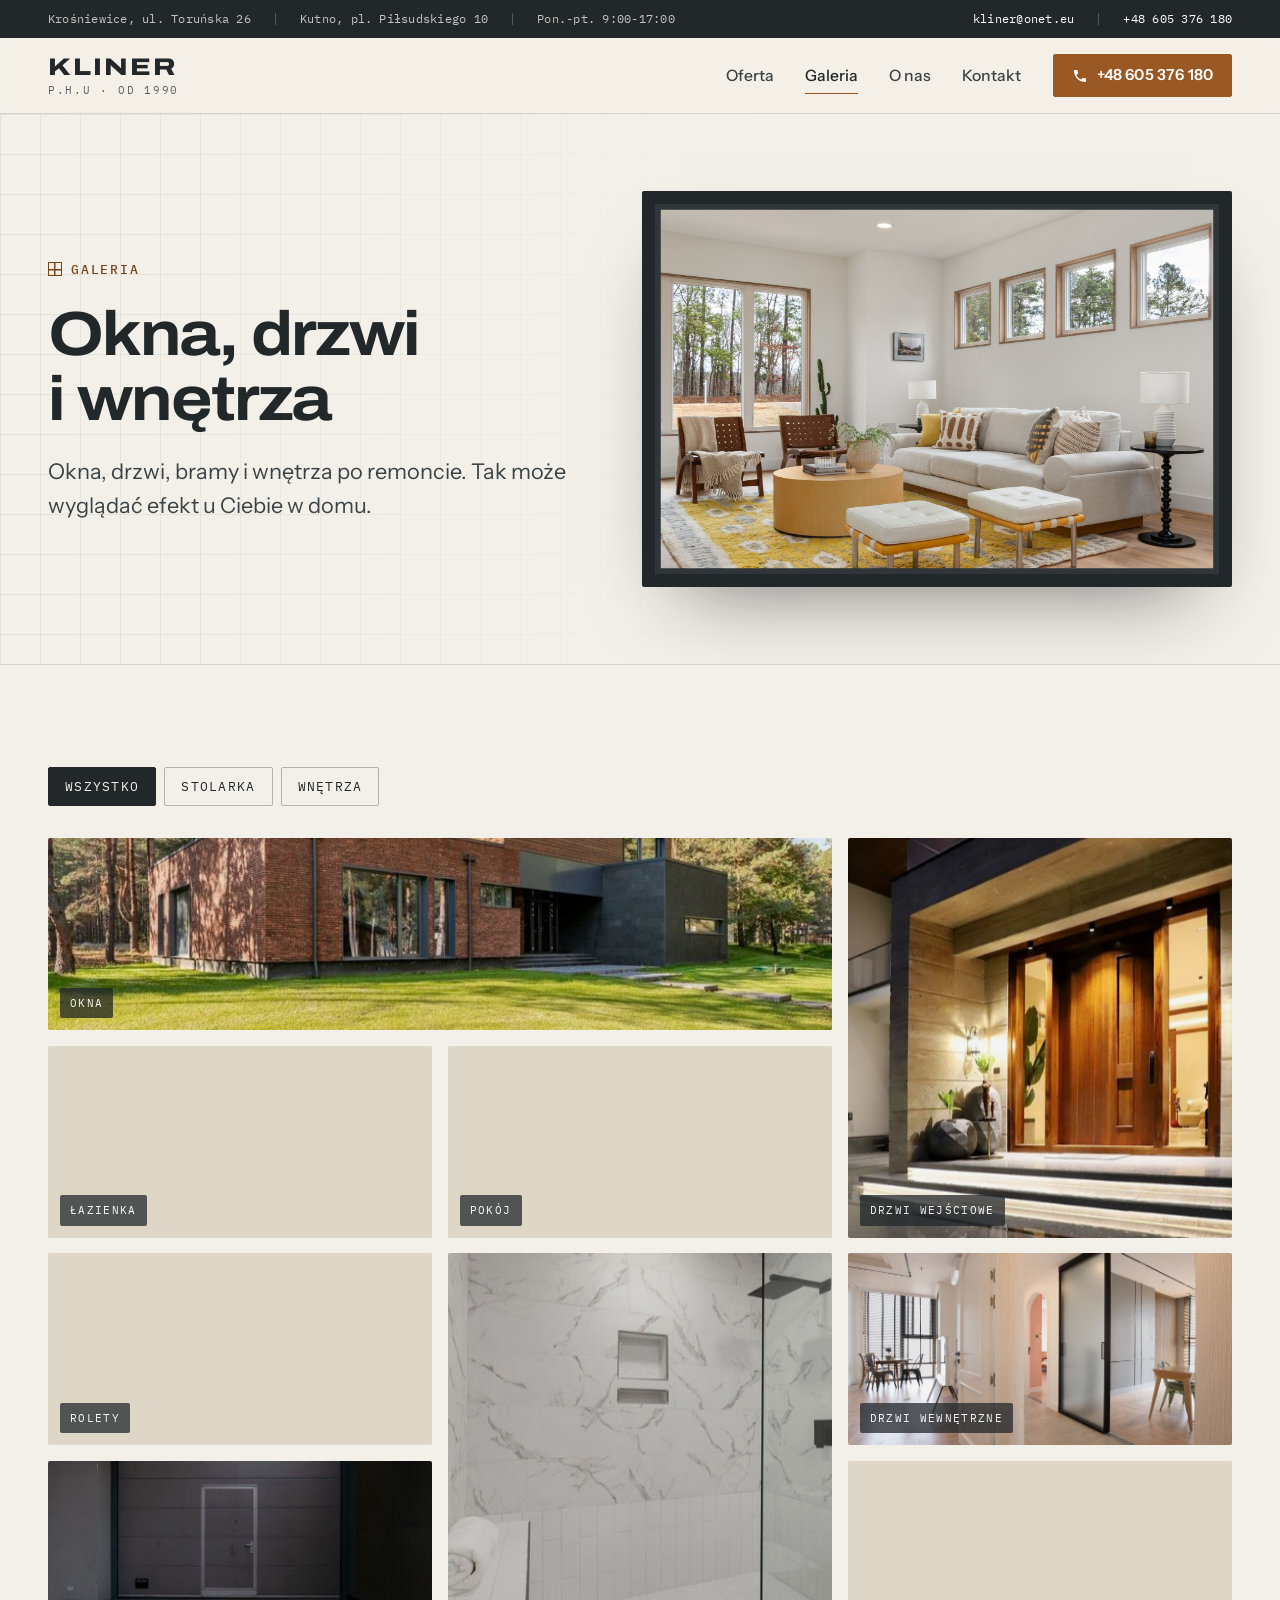
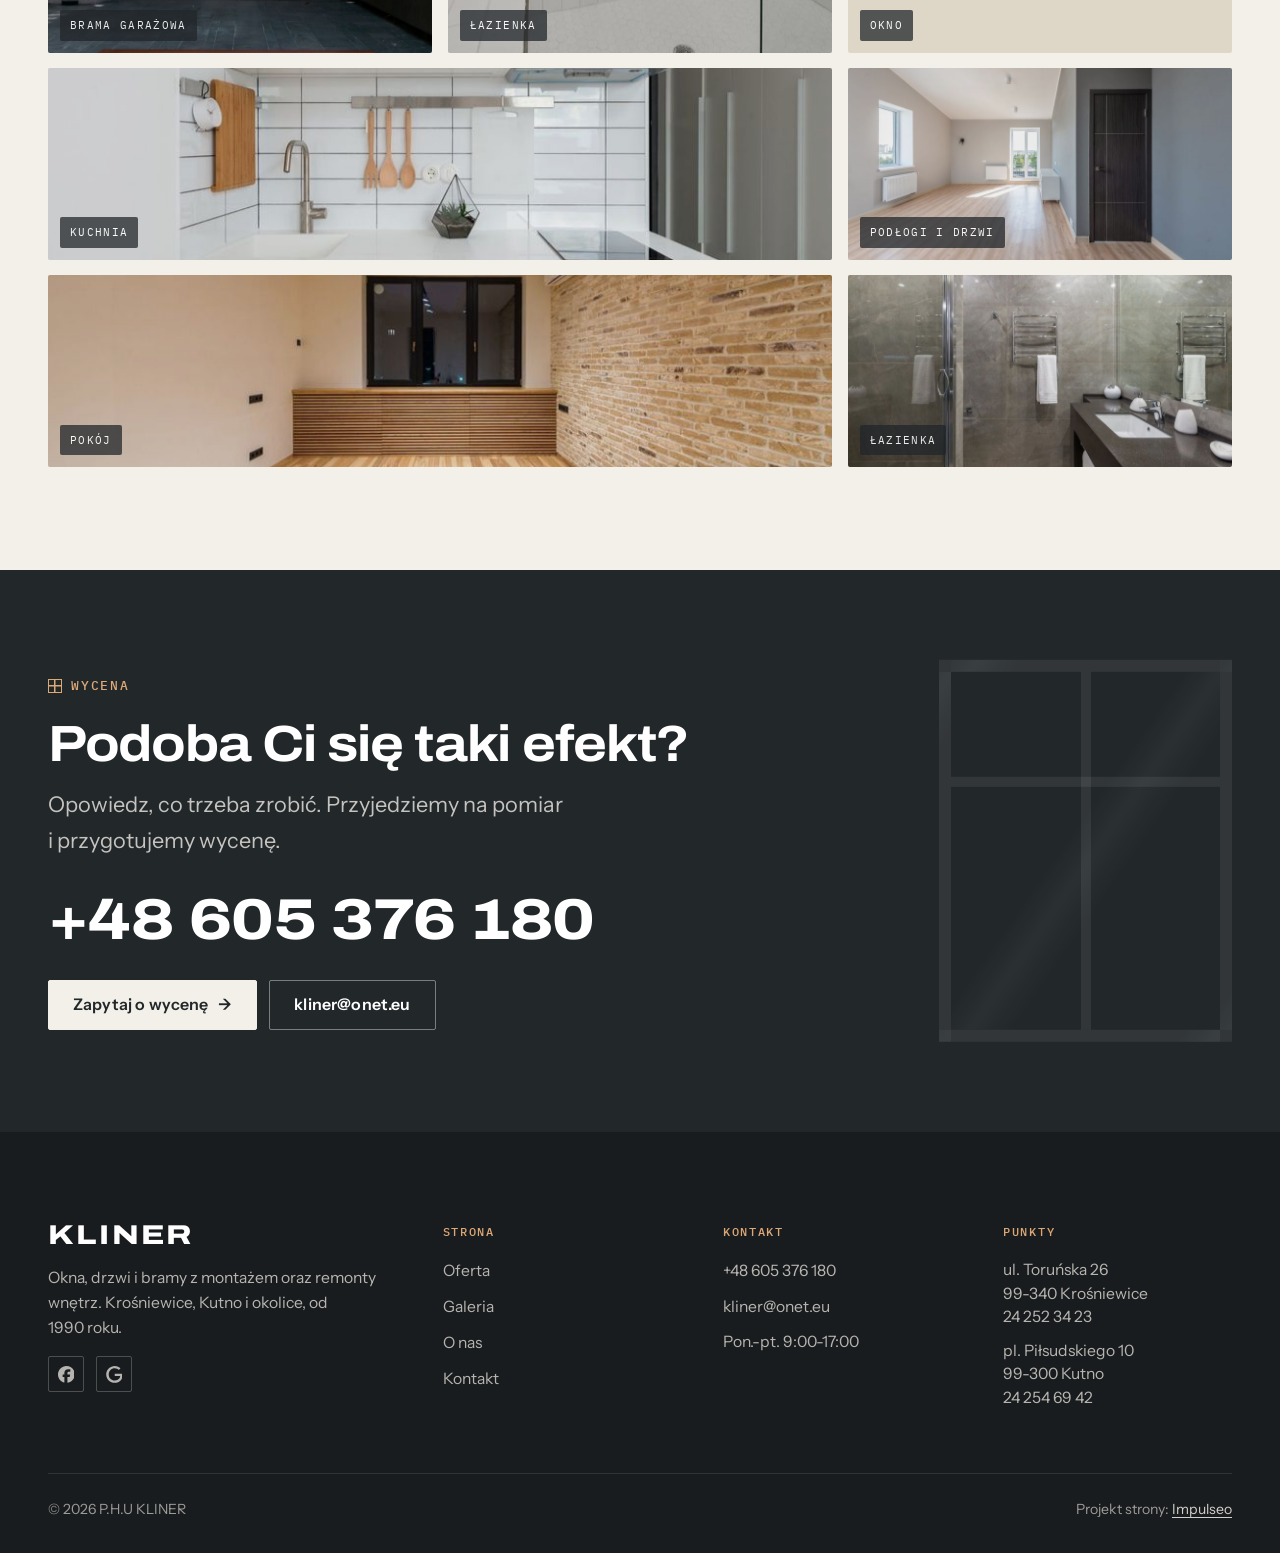
<file: realizacje.html>
<!DOCTYPE html>
<html lang="pl">
<head>
<meta charset="UTF-8">
<meta name="viewport" content="width=device-width, initial-scale=1.0">
<meta name="theme-color" content="#22272A">
<meta name="theme-color" content="#22272A">
<meta name="theme-color" content="#22272A">
<meta name="theme-color" content="#22272A">
<meta name="theme-color" content="#22272A">
<meta name="theme-color" content="#22272A">
<meta name="theme-color" content="#22272A">
<meta name="theme-color" content="#22272A">
<title>Realizacje - KLINER</title>
<meta name="description" content="Realizacje KLINER: ">
<link rel="canonical" href="https://impulseo-pl.github.io/p-h-u-kliner/realizacje.html">
<meta name="robots" content="noindex, nofollow">
<meta property="og:type" content="website">
<meta property="og:locale" content="pl_PL">
<meta property="og:site_name" content="KLINER">
<meta property="og:title" content="Realizacje - KLINER">
<meta property="og:description" content="Realizacje KLINER: ">
<meta property="og:url" content="https://impulseo-pl.github.io/p-h-u-kliner/realizacje.html">
<meta property="og:image" content="https://impulseo-pl.github.io/p-h-u-kliner/img/og.jpg">
<meta property="og:image:width" content="1200">
<meta property="og:image:height" content="630">
<meta name="twitter:card" content="summary_large_image">
<link rel="preconnect" href="https://fonts.googleapis.com">
<link rel="preconnect" href="https://fonts.gstatic.com" crossorigin>
<link href="https://fonts.googleapis.com/css2?family=Archivo:wdth,wght@100..125,500..800&family=Instrument+Sans:wght@400..600&family=IBM+Plex+Mono:wght@400;500&display=swap" rel="stylesheet">
<link rel="stylesheet" href="assets/styles.css?v=baac9d8d">
</head>
<body>

<div class="topbar">
  <div class="wrap">
    <div class="tb-l"><span>Krośniewice, ul. Toruńska 26</span><span class="tb-sep"></span><span>Kutno, pl. Piłsudskiego 10</span><span class="tb-sep"></span><span>Pon.-pt. 9:00-17:00</span></div>
    <div class="tb-r"><a href="mailto:kliner@onet.eu">kliner@onet.eu</a><span class="tb-sep"></span><a href="tel:+48605376180">+48 605 376 180</a></div>
  </div>
</div>
<header class="nav">
  <div class="wrap nav-inner">
    <a class="brand" href="index.html" aria-label="KLINER - strona główna"><span class="name">KLINER</span><span class="sub">P.H.U&nbsp;· od 1990</span></a>
    <nav class="nav-links" aria-label="Menu">
      <a href="oferta.html">Oferta</a>
      <a href="realizacje.html" aria-current="page">Galeria</a>
      <a href="o-nas.html">O&nbsp;nas</a>
      <a href="kontakt.html">Kontakt</a>
    </nav>
    <a href="tel:+48605376180" class="btn btn-accent nav-cta" aria-label="Zadzwoń: +48 605 376 180"><svg class="ico-tel" width="16" height="16" viewBox="0 0 24 24" fill="none" aria-hidden="true"><path d="M6.6 10.8a15.5 15.5 0 0 0 6.6 6.6l2.2-2.2a1 1 0 0 1 1-.24 11.4 11.4 0 0 0 3.6.58 1 1 0 0 1 1 1V20a1 1 0 0 1-1 1A17 17 0 0 1 3 4a1 1 0 0 1 1-1h3.5a1 1 0 0 1 1 1c0 1.25.2 2.46.58 3.6a1 1 0 0 1-.25 1l-2.23 2.2Z" fill="currentColor"/></svg><span class="cta-txt">+48 605 376 180</span></a>
    <button class="nav-toggle" aria-label="Menu"><span></span><span></span><span></span></button>
  </div>
</header>

<main>
<section class="pagehead">
  <div class="wrap ph-grid">
    <div class="ph-copy">
      <span class="eyebrow">Galeria</span>
      <h1>Okna, drzwi i&nbsp;wnętrza</h1>
      <p>Okna, drzwi, bramy i&nbsp;wnętrza po remoncie. Tak może wyglądać efekt u&nbsp;Ciebie w&nbsp;domu.</p>
    </div>
    <figure class="ph-rama"><img src="img/g16.jpg" alt="Jasny salon z oknami do podłogi" fetchpriority="high" width="1880" height="1253" decoding="async"></figure>
  </div>
</section>
<section class="galeria-pelna">
  <div class="wrap">
    <div class="filtry" role="group" aria-label="Filtruj zdjęcia">
      <button class="filtr is-on" type="button" data-filtr="*" aria-pressed="true">Wszystko</button>
      <button class="filtr" type="button" data-filtr="stolarka" aria-pressed="false">Stolarka</button>
      <button class="filtr" type="button" data-filtr="wnetrza" aria-pressed="false">Wnętrza</button>
    </div>
    <div class="gallery gal-full">
      <div class="tile t-w reveal" data-kat="stolarka"><img src="img/g1.jpg" alt="Nowoczesny dom z cegły z dużymi oknami" width="1600" height="1068" decoding="async" srcset="img/m-g1.jpg 800w, img/g1.jpg 1600w" sizes="(max-width:760px) 50vw, 40vw"><span class="cap">Okna</span></div>
      <div class="tile t-h reveal" data-kat="stolarka"><img src="img/g3.jpg" alt="Drzwi wejściowe z drewnianym skrzydłem" width="1600" height="1066" decoding="async" srcset="img/m-g3.jpg 800w, img/g3.jpg 1600w" sizes="(max-width:760px) 50vw, 40vw"><span class="cap">Drzwi wejściowe</span></div>
      <div class="tile reveal" data-kat="wnetrza"><img src="img/g2.jpg" alt="Łazienka z prysznicem i płytkami w szachownicę" width="1600" height="1066" decoding="async" srcset="img/m-g2.jpg 800w, img/g2.jpg 1600w" sizes="(max-width:760px) 50vw, 40vw"><span class="cap">Łazienka</span></div>
      <div class="tile reveal" data-kat="wnetrza"><img src="img/g4.jpg" alt="Jasny pokój z dużym oknem i ścianą z mozaiką" width="1880" height="1255" decoding="async" srcset="img/m-g4.jpg 800w, img/g4.jpg 1880w" sizes="(max-width:760px) 50vw, 40vw"><span class="cap">Pokój</span></div>
      <div class="tile reveal" data-kat="stolarka"><img src="img/g9.jpg" alt="Okna z roletami zewnętrznymi na elewacji" width="1600" height="1068" decoding="async" srcset="img/m-g9.jpg 800w, img/g9.jpg 1600w" sizes="(max-width:760px) 50vw, 40vw"><span class="cap">Rolety</span></div>
      <div class="tile t-h reveal" data-kat="wnetrza"><img src="img/g6.jpg" alt="Prysznic za szklaną ścianką" width="1600" height="1067" decoding="async" srcset="img/m-g6.jpg 800w, img/g6.jpg 1600w" sizes="(max-width:760px) 50vw, 40vw"><span class="cap">Łazienka</span></div>
      <div class="tile reveal" data-kat="stolarka"><img src="img/g7.jpg" alt="Drzwi przesuwne w czarnej ramie i jasne wnętrze" width="1600" height="1066" decoding="async" srcset="img/m-g7.jpg 800w, img/g7.jpg 1600w" sizes="(max-width:760px) 50vw, 40vw"><span class="cap">Drzwi wewnętrzne</span></div>
      <div class="tile t-w reveal" data-kat="wnetrza"><img src="img/g10.jpg" alt="Biała kuchnia z blatem i zabudową" width="1600" height="1068" decoding="async" srcset="img/m-g10.jpg 800w, img/g10.jpg 1600w" sizes="(max-width:760px) 50vw, 40vw"><span class="cap">Kuchnia</span></div>
      <div class="tile reveal" data-kat="stolarka"><img src="img/g5.jpg" alt="Brama garażowa w kolorze grafitowym" width="1600" height="1112" decoding="async" srcset="img/m-g5.jpg 800w, img/g5.jpg 1600w" sizes="(max-width:760px) 50vw, 40vw"><span class="cap">Brama garażowa</span></div>
      <div class="tile reveal" data-kat="stolarka"><img src="img/g13.jpg" alt="Okno ze szprosami i widokiem na ogród" width="1600" height="1066" decoding="async" srcset="img/m-g13.jpg 800w, img/g13.jpg 1600w" sizes="(max-width:760px) 50vw, 40vw"><span class="cap">Okno</span></div>
      <div class="tile reveal" data-kat="wnetrza"><img src="img/g8.jpg" alt="Pokój z panelami i ciemnymi drzwiami" width="1880" height="1255" decoding="async" srcset="img/m-g8.jpg 800w, img/g8.jpg 1880w" sizes="(max-width:760px) 50vw, 40vw"><span class="cap">Podłogi i&nbsp;drzwi</span></div>
      <div class="tile t-w reveal" data-kat="wnetrza"><img src="img/g12.jpg" alt="Pokój z ceglaną ścianą i drewnianą podłogą" loading="lazy" width="1600" height="1068" decoding="async" srcset="img/m-g12.jpg 800w, img/g12.jpg 1600w" sizes="(max-width:760px) 50vw, 40vw"><span class="cap">Pokój</span></div>
      <div class="tile reveal" data-kat="wnetrza"><img src="img/g14.jpg" alt="Łazienka w szarych płytkach" loading="lazy" width="1600" height="1068" decoding="async" srcset="img/m-g14.jpg 800w, img/g14.jpg 1600w" sizes="(max-width:760px) 50vw, 40vw"><span class="cap">Łazienka</span></div>
    </div>
  </div>
</section>
<section class="cta">
  <div class="wrap">
    <div class="reveal">
      <span class="eyebrow">Wycena</span>
      <h2>Podoba Ci się taki efekt?</h2>
      <p>Opowiedz, co trzeba zrobić. Przyjedziemy na pomiar i&nbsp;przygotujemy wycenę.</p>
      <a class="cta-tel" href="tel:+48605376180">+48 605 376 180</a>
    </div>
    <div class="cta-actions reveal">
      <a href="kontakt.html" class="btn btn-light">Zapytaj o&nbsp;wycenę <span class="arr">→</span></a>
      <a href="mailto:kliner@onet.eu" class="btn btn-ghost-cta">kliner@onet.eu</a>
    </div>
  </div>
</section>
</main>

<footer>
  <div class="wrap">
    <div class="foot-grid">
      <div class="foot-brand">
        <div class="name">KLINER</div>
        <p>Okna, drzwi i&nbsp;bramy z&nbsp;montażem oraz remonty wnętrz. Krośniewice, Kutno i&nbsp;okolice, od 1990 roku.</p>
        <div class="foot-soc">
          <a class="soc" href="https://www.facebook.com/PHUKLINER/" target="_blank" rel="noopener" aria-label="Facebook - KLINER"><svg viewBox="0 0 24 24" aria-hidden="true" focusable="false"><path d="M9.101 23.691v-7.98H6.627v-3.667h2.474v-1.58c0-4.085 1.848-5.978 5.858-5.978.401 0 .955.042 1.468.103a8.68 8.68 0 0 1 1.141.195v3.325a8.623 8.623 0 0 0-.653-.036 26.805 26.805 0 0 0-.733-.009c-.707 0-1.259.096-1.675.309a1.686 1.686 0 0 0-.679.622c-.258.42-.374.995-.374 1.752v1.297h3.919l-.386 2.103-.287 1.564h-3.246v8.245C19.396 23.238 24 18.179 24 12.044c0-6.627-5.373-12-12-12s-12 5.373-12 12c0 5.628 3.874 10.35 9.101 11.647Z" fill="currentColor"/></svg></a>
          <a class="soc" href="https://maps.google.com/?cid=13268947815276422806&amp;g_mp=Cidnb29nbGUubWFwcy5wbGFjZXMudjEuUGxhY2VzLlNlYXJjaFRleHQQAhgEIAA" target="_blank" rel="noopener" aria-label="Google - KLINER"><svg viewBox="0 0 24 24" aria-hidden="true" focusable="false"><path d="M12.48 10.92v3.28h7.84c-.24 1.84-.853 3.187-1.787 4.133-1.147 1.147-2.933 2.4-6.053 2.4-4.827 0-8.6-3.893-8.6-8.72s3.773-8.72 8.6-8.72c2.6 0 4.507 1.027 5.907 2.347l2.307-2.307C18.747 1.44 16.133 0 12.48 0 5.867 0 .307 5.387.307 12s5.56 12 12.173 12c3.573 0 6.267-1.173 8.373-3.36 2.16-2.16 2.84-5.213 2.84-7.667 0-.76-.053-1.467-.173-2.053H12.48z" fill="currentColor"/></svg></a>
        </div>
      </div>
      <div class="foot-col">
        <h4>Strona</h4>
        <a href="oferta.html">Oferta</a>
        <a href="realizacje.html">Galeria</a>
        <a href="o-nas.html">O&nbsp;nas</a>
        <a href="kontakt.html">Kontakt</a>
      </div>
      <div class="foot-col">
        <h4>Kontakt</h4>
        <a href="tel:+48605376180">+48 605 376 180</a>
        <a href="mailto:kliner@onet.eu">kliner@onet.eu</a>
        <p>Pon.-pt. 9:00-17:00</p>
      </div>
      <div class="foot-col">
        <h4>Punkty</h4>
        <p>ul. Toruńska 26<br>99-340 Krośniewice<br><a href="tel:+48242523423">24 252 34 23</a></p>
        <p>pl. Piłsudskiego 10<br>99-300 Kutno<br><a href="tel:+48242546942">24 254 69 42</a></p>
      </div>
    </div>
    <div class="foot-bot">
      <span>© 2026 P.H.U&nbsp;KLINER</span>
      <span>Projekt strony: <a class="foot-credit" href="https://impulseo.pl" target="_blank" rel="noopener">Impulseo</a></span>
    </div>
  </div>
</footer>
<div class="sticky-call"><a class="sc-call" href="tel:+48605376180"><svg class="ico-tel" width="16" height="16" viewBox="0 0 24 24" fill="none" aria-hidden="true"><path d="M6.6 10.8a15.5 15.5 0 0 0 6.6 6.6l2.2-2.2a1 1 0 0 1 1-.24 11.4 11.4 0 0 0 3.6.58 1 1 0 0 1 1 1V20a1 1 0 0 1-1 1A17 17 0 0 1 3 4a1 1 0 0 1 1-1h3.5a1 1 0 0 1 1 1c0 1.25.2 2.46.58 3.6a1 1 0 0 1-.25 1l-2.23 2.2Z" fill="currentColor"/></svg> Zadzwoń</a><a class="sc-quote" href="kontakt.html">Umów pomiar</a></div>
<div class="demo-wazne" data-do="2026-10-07" data-cykl="3" hidden><svg class="dw-ico" width="13" height="13" viewBox="0 0 24 24" fill="none" aria-hidden="true"><circle cx="12" cy="12" r="8.6" stroke="currentColor" stroke-width="1.8"/><path d="M12 7.2V12l3.3 2" stroke="currentColor" stroke-width="1.8" stroke-linecap="round"/></svg><span class="dw-txt"></span></div>

<script src="assets/main.js"></script>
</body>
</html>
</file>
<file: assets/styles.css>
/* ============================================================
   P.H.U KLINER - projekt „RAMA" (01.10.2026)
   Motyw: okno. Paleta wzięta z najpopularniejszych kolorów stolarki:
   antracyt (rama), ciepła biel (ściana), złoty dąb (akcent).
   Nagłówki: Archivo (poszerzone), tekst: Instrument Sans, etykiety: IBM Plex Mono.
   Projekt strony: Impulseo (impulseo.pl)
   ============================================================ */

:root{
  --paper:#F3F0E9;
  --paper-2:#EAE5DA;
  --paper-3:#DED7C8;
  --white:#FBFAF6;
  --ink:#22272A;
  --ink-soft:#3B4246;
  --muted:#5C6266;
  --line:rgba(34,39,42,.14);
  --line-strong:rgba(34,39,42,.30);
  --accent:#9A5824;
  --accent-d:#7A4419;
  --accent-soft:rgba(154,88,36,.16);
  --accent-text:#7A4419;
  --accent-light:#DDA877;
  --dark:#22272A;
  --dark-2:#191C1E;

  --img-zoom:1.05;
  --img-rest:brightness(.96) saturate(.98);
  --img-hot:brightness(1.05) saturate(1.04);
  --img-dur:1.4s;
  --img-ease:cubic-bezier(.16,.84,.44,1);

  --space-1:4px; --space-2:8px; --space-3:12px; --space-4:16px; --space-5:24px;
  --space-6:32px; --space-7:48px; --space-8:64px; --space-9:96px; --space-10:128px;

  --text-sm:clamp(.9rem,.87rem + .12vw,1rem);
  --text-base:clamp(1.05rem,1.02rem + .16vw,1.16rem);
  --text-lg:clamp(1.18rem,1.1rem + .32vw,1.36rem);
  --text-h3:clamp(1.3rem,1.18rem + .5vw,1.6rem);
  --text-h2:clamp(2rem,1.5rem + 2.1vw,3.2rem);
  --text-h1:clamp(2.5rem,1.6rem + 3.6vw,4.6rem);

  --r-sm:2px; --r-md:4px; --r-lg:6px;
  --ease:cubic-bezier(.25,.46,.45,.94); --dur:.24s;
  --sh-sm:0 1px 2px rgba(20,22,24,.05),0 2px 8px rgba(20,22,24,.06);
  --sh-md:0 2px 6px rgba(20,22,24,.06),0 14px 30px -10px rgba(20,22,24,.18);
  --sh-lg:0 40px 80px -42px rgba(20,22,24,.6);
  --hairline:1px solid var(--line);

  --font-display:'Archivo','Helvetica Neue',Arial,sans-serif;
  --font-body:'Instrument Sans','Helvetica Neue',Arial,sans-serif;
  --font-mono:'IBM Plex Mono',ui-monospace,Menlo,monospace;

  --nav-h:76px;
  --rama:clamp(10px,1.05vw,15px);
  --miara:56ch;
}

*{box-sizing:border-box;margin:0;padding:0}
html{scroll-behavior:smooth;scroll-padding-top:90px}
body{
  font-family:var(--font-body);font-size:var(--text-base);line-height:1.65;
  color:var(--ink);background:var(--paper);
  -webkit-font-smoothing:antialiased;text-rendering:optimizeLegibility;
  overflow-x:clip;
}
img{max-width:100%;height:auto;display:block}
a{color:inherit;text-decoration:none}
main{display:block}
:focus-visible{outline:2px solid var(--accent-text);outline-offset:3px}

.wrap{width:min(100% - 2*clamp(20px,4vw,48px),1240px);margin-inline:auto}
section{padding-block:clamp(64px,8vw,120px)}

h1,h2,h3{font-family:var(--font-display);font-stretch:112%;font-weight:700;line-height:1.04;letter-spacing:-.02em;color:var(--ink)}
h1{font-size:var(--text-h1);letter-spacing:-.03em}
h2{font-size:var(--text-h2);letter-spacing:-.025em}
h3{font-size:var(--text-h3);font-stretch:106%;line-height:1.15}
h1,h2,h3,.lead{text-wrap:balance}
p,li,blockquote,dd{text-wrap:pretty}
p{max-width:min(100%,var(--miara))}
blockquote,ul:not([class])>li,ol:not([class])>li{max-width:min(100%,var(--miara))}
.lead{font-size:var(--text-lg);line-height:1.55;color:var(--ink-soft)}
.muted{color:var(--muted)}

/* etykieta techniczna: mono + znak okna (kwadrat z krzyżem) - motyw całej strony */
.eyebrow{
  display:inline-flex;align-items:center;gap:.7em;
  font-family:var(--font-mono);font-size:.8rem;font-weight:500;
  letter-spacing:.14em;text-transform:uppercase;color:var(--accent-text);
}
.eyebrow::before{
  content:"";flex:none;width:12px;height:12px;border:1.5px solid currentColor;
  background:
    linear-gradient(currentColor,currentColor) center/1.5px 100% no-repeat,
    linear-gradient(currentColor,currentColor) center/100% 1.5px no-repeat;
}
.head{margin-bottom:clamp(36px,4.5vw,64px);max-width:44rem}
.head h2{margin-top:var(--space-4)}
.head p{margin-top:var(--space-4);color:var(--muted);font-size:var(--text-lg);line-height:1.55}
.head.center{text-align:center;margin-inline:auto}
.head.center p{margin-inline:auto}

/* ---------- PRZYCISKI ---------- */
.btn{
  display:inline-flex;align-items:center;justify-content:center;gap:.6em;
  padding:15px 24px;border-radius:var(--r-sm);border:1.5px solid transparent;
  font-family:var(--font-body);font-weight:600;font-size:1rem;line-height:1.1;letter-spacing:.01em;
  cursor:pointer;white-space:nowrap;
}
.btn .arr{display:inline-block}
.btn-accent{background:var(--accent);border-color:var(--accent);color:#fff}
.btn-line{background:transparent;border-color:var(--line-strong);color:var(--ink)}
.btn-light{background:var(--paper);border-color:var(--paper);color:var(--ink)}
.btn-ghost-cta{background:transparent;border-color:rgba(255,255,255,.4);color:#fff}
.ico-tel{flex:none}

/* ---------- PASEK GÓRNY (adresy, godziny) ---------- */
.topbar{background:var(--dark);color:rgba(243,240,233,.78);font-family:var(--font-mono);font-size:.76rem;letter-spacing:.02em}
.topbar .wrap{display:flex;align-items:center;justify-content:space-between;gap:var(--space-5);min-height:38px}
.topbar .tb-l,.topbar .tb-r{display:flex;align-items:center;gap:var(--space-5)}
.topbar a{color:#fff}
.topbar a:hover{color:var(--accent-light)}
.topbar .tb-sep{width:1px;height:12px;background:rgba(255,255,255,.22)}
@media(max-width:980px){.topbar{display:none}}

/* ---------- NAWIGACJA ---------- */
.nav{
  position:sticky;top:0;z-index:80;height:var(--nav-h);
  background:color-mix(in srgb,var(--paper) 92%,transparent);
  -webkit-backdrop-filter:saturate(140%) blur(10px);backdrop-filter:saturate(140%) blur(10px);
  border-bottom:1px solid var(--line);
  transition:transform .35s var(--ease),box-shadow .35s var(--ease);
}
.nav.nav-hidden{transform:translateY(-100%)}
.nav.nav-solid{box-shadow:0 10px 30px -22px rgba(20,22,24,.45)}
.nav-inner{height:100%;display:flex;align-items:center;gap:var(--space-6)}
.brand{display:flex;flex-direction:column;line-height:1;margin-right:auto}
.brand .name{font-family:var(--font-display);font-stretch:125%;font-weight:800;font-size:1.5rem;letter-spacing:.08em;color:var(--ink)}
.brand .sub{font-family:var(--font-mono);font-size:.68rem;letter-spacing:.16em;text-transform:uppercase;color:var(--muted);margin-top:6px}
.nav-links{display:flex;align-items:center;gap:clamp(18px,2.4vw,36px)}
.nav-links a{position:relative;font-weight:500;font-size:.98rem;color:var(--ink-soft);padding:6px 0}
.nav-links a::after{content:"";position:absolute;left:0;right:0;bottom:0;height:1.5px;background:var(--accent);transform:scaleX(0);transform-origin:left;transition:transform .35s var(--ease)}
.nav-links a:hover::after,.nav-links a[aria-current="page"]::after{transform:scaleX(1)}
.nav-links a[aria-current="page"]{color:var(--ink)}
.nav-cta{padding:12px 18px;font-size:.95rem}
.nav-toggle{display:none;width:44px;height:44px;border:1px solid var(--line-strong);border-radius:var(--r-sm);background:transparent;cursor:pointer;flex-direction:column;align-items:center;justify-content:center;gap:5px}
.nav-toggle span{display:block;width:18px;height:1.5px;background:var(--ink)}
@media(max-width:900px){
  :root{--nav-h:66px}
  .nav-toggle{display:inline-flex}
  .nav-cta .cta-txt{display:none}
  .nav-cta{padding:11px 13px}
  .nav-inner{gap:var(--space-3)}
  .nav-links{
    position:absolute;left:0;right:0;top:100%;flex-direction:column;align-items:stretch;gap:0;
    background:var(--paper);border-bottom:1px solid var(--line);box-shadow:0 20px 30px -20px rgba(20,22,24,.35);
    padding:var(--space-3) clamp(20px,4vw,48px) var(--space-5);
    opacity:0;visibility:hidden;transform:translateY(-8px);transition:opacity .25s ease,transform .25s ease,visibility .25s;
  }
  .nav-links.open{opacity:1;visibility:visible;transform:none}
  .nav-links a{padding:16px 0;border-bottom:1px solid var(--line);font-size:1.05rem}
  .nav-links a::after{display:none}
}

/* ---------- HERO „RAMA" ---------- */
.hero-rama{padding-block:clamp(36px,min(6vw,6svh),80px) clamp(48px,6vw,88px);position:relative;overflow:clip}
.hero-rama::before{
  /* siatka planu technicznego w tle, gaśnie ku dołowi */
  content:"";position:absolute;inset:0;z-index:-1;pointer-events:none;
  background-image:linear-gradient(var(--line) 1px,transparent 1px),linear-gradient(90deg,var(--line) 1px,transparent 1px);
  background-size:40px 40px;background-position:-1px -1px;
  -webkit-mask-image:linear-gradient(180deg,rgba(0,0,0,.55),transparent 75%);mask-image:linear-gradient(180deg,rgba(0,0,0,.55),transparent 75%);
}
.hr-grid{display:grid;grid-template-columns:minmax(0,5fr) minmax(0,7fr);gap:clamp(32px,4.5vw,80px);align-items:center}
.hr-copy h1{margin:min(var(--space-5),2.4svh) 0 min(var(--space-5),2.4svh);font-size:min(var(--text-h1),7.6svh)}
.hr-copy h1 em{font-style:normal;color:var(--accent-text)}
.hr-copy .lead{max-width:34rem;font-size:min(var(--text-lg),2.5svh)}
.hr-actions{display:flex;flex-wrap:wrap;gap:var(--space-3);margin-top:min(var(--space-7),4svh)}
.hr-meta{display:flex;flex-wrap:wrap;align-items:center;gap:var(--space-3) var(--space-5);margin-top:min(var(--space-6),3.4svh);padding-top:min(var(--space-5),2.6svh);border-top:1px solid var(--line);color:var(--ink-soft)}
.hr-meta .hm-txt{font-family:var(--font-mono);font-size:.78rem;letter-spacing:.06em;text-transform:uppercase;color:var(--muted)}

/* rama okna: antracytowy profil, dwa skrzydła, słupek, klamka, odbicie szyby */
.hr-rama{position:relative;margin:34px 34px 0 0}
.hr-okno{position:relative;padding:var(--rama);background:var(--ink);border-radius:var(--r-sm);box-shadow:var(--sh-lg)}
.hr-szyba{position:relative;overflow:hidden;height:min(66svh,620px);min-height:340px;background:#2b2f31}
.hr-szyba > img{width:100%;height:100%;object-fit:cover;object-position:center}
.hr-szyba::before{
  /* profil skrzydła widoczny od środka ramy */
  content:"";position:absolute;inset:0;z-index:3;pointer-events:none;
  box-shadow:inset 0 0 0 clamp(5px,.55vw,8px) #2F3539,inset 0 0 0 calc(clamp(5px,.55vw,8px) + 1px) rgba(255,255,255,.08),inset 0 0 40px rgba(0,0,0,.25);
}
.hr-szyba::after{
  /* refleks na szybie */
  content:"";position:absolute;inset:0;z-index:3;pointer-events:none;
  background:linear-gradient(118deg,transparent 38%,rgba(255,255,255,.13) 46%,transparent 54%,transparent 62%,rgba(255,255,255,.07) 66%,transparent 70%);
}
.hr-slupek{position:absolute;top:0;bottom:0;left:50%;z-index:4;width:var(--rama);transform:translateX(-50%);background:var(--ink);box-shadow:-7px 0 16px -8px rgba(0,0,0,.6),7px 0 16px -8px rgba(0,0,0,.6)}
.hr-klamka{position:absolute;z-index:5;top:50%;left:50%;width:clamp(5px,.45vw,7px);height:clamp(40px,4.4vw,58px);transform:translate(-50%,-30%);border-radius:4px;background:linear-gradient(90deg,#b9b4aa,#f4f1ea 45%,#9d988f);box-shadow:0 4px 10px rgba(0,0,0,.55)}
.hr-klamka::before{content:"";position:absolute;left:50%;top:-14px;width:calc(var(--rama) - 4px);height:22px;transform:translateX(-50%);border-radius:3px;background:linear-gradient(90deg,#b9b4aa,#f4f1ea 45%,#9d988f);box-shadow:0 2px 6px rgba(0,0,0,.45)}
/* linie wymiarowe jak na rysunku technicznym */
.wym{position:absolute;color:var(--ink-soft);font-family:var(--font-mono);font-size:.72rem;letter-spacing:.12em;text-transform:uppercase;pointer-events:none}
.wym::before,.wym::after{content:"";position:absolute;background:currentColor}
.wym-x{left:0;right:0;top:-22px;height:1px;background:var(--line-strong)}
.wym-x::before,.wym-x::after{top:-5px;width:1px;height:11px}
.wym-x::before{left:0}.wym-x::after{right:0}
.wym-y{top:0;bottom:0;right:-22px;width:1px;background:var(--line-strong)}
.wym-y::before,.wym-y::after{left:-5px;height:1px;width:11px}
.wym-y::before{top:0}.wym-y::after{bottom:0}
.wym i{position:absolute;font-style:normal;background:var(--paper);padding:0 10px;white-space:nowrap}
.wym-x i{left:50%;top:50%;transform:translate(-50%,-50%)}
.wym-y i{left:50%;top:50%;transform:translate(-50%,-50%) rotate(90deg)}
/* warstwy rotacji kadrów (silnik) leżą pod słupkiem i refleksem */
.hr-szyba > img.mt-hero-layer{z-index:1}

@media(max-width:980px){
  .hr-grid{grid-template-columns:1fr}
  .hr-copy h1{font-size:clamp(2.3rem,1.5rem + 4vw,3.4rem)}
  .hr-copy .lead{font-size:var(--text-lg)}
  .hr-rama{margin:30px 0 0}
  .wym-y{display:none}
  .hr-szyba{height:min(56vw,460px);min-height:240px}
}
@media(max-width:560px){
  .hr-actions .btn{flex:1 1 100%}
  .hr-szyba{height:72vw}
}

/* ---------- PASEK FAKTÓW pod hero ---------- */
.fakty{padding-block:0;background:var(--dark);color:var(--paper)}
.fakty ul{list-style:none;display:grid;grid-template-columns:repeat(4,1fr)}
.fakty li{display:flex;align-items:center;gap:.8em;padding:22px clamp(24px,2vw,28px);border-left:1px solid rgba(255,255,255,.1);font-family:var(--font-mono);font-size:.82rem;letter-spacing:.08em;text-transform:uppercase}
.fakty li:last-child{border-right:1px solid rgba(255,255,255,.1)}
.fakty li::before{content:"";flex:none;width:9px;height:9px;background:var(--accent-light)}
@media(max-width:900px){.fakty ul{grid-template-columns:1fr 1fr}.fakty li{border-bottom:1px solid rgba(255,255,255,.1)}}
@media(max-width:520px){.fakty li{font-size:.72rem;padding:18px 24px 18px 24px;letter-spacing:.05em}}

/* ---------- DWIE SPECJALNOŚCI (stolarka | remont) ---------- */
.duo-grid{position:relative;display:grid;grid-template-columns:1fr 1fr;gap:0;border:1px solid var(--line)}
.duo-panel{display:flex;flex-direction:column;min-width:0}
.duo-panel .art-fig{position:relative;margin:0;aspect-ratio:16/10;overflow:hidden}
.duo-panel .art-fig img{width:100%;height:100%;object-fit:cover;transition:transform var(--img-dur) var(--img-ease),filter var(--img-dur) var(--img-ease)}
@media(hover:hover){.duo-panel:hover .art-fig img{transform:scale(var(--img-zoom));filter:var(--img-hot)}}
.duo-body{display:flex;flex-direction:column;gap:var(--space-4);padding:clamp(28px,3.6vw,52px);flex:1}
.duo-no{font-family:var(--font-mono);font-size:.8rem;letter-spacing:.14em;text-transform:uppercase}
.duo-body h3{font-size:clamp(1.6rem,1.2rem + 1.4vw,2.3rem)}
.duo-list{list-style:none;display:flex;flex-direction:column;margin-top:var(--space-2)}
.duo-list li{display:flex;align-items:baseline;gap:.8em;padding:16px 0;border-top:1px solid var(--line);font-weight:500}
.duo-list li::before{content:"";flex:none;width:7px;height:7px;background:currentColor;transform:translateY(-2px);opacity:.55}
.duo-link{margin-top:auto;padding-top:var(--space-4);font-weight:600;display:inline-flex;gap:.5em;align-items:center}
.duo-link .arr{transition:transform .35s var(--ease)}
.duo-link:hover .arr{transform:translateX(4px)}
.duo-stolarka{background:var(--dark);color:var(--paper)}
.duo-stolarka h3{color:#fff}
.duo-stolarka .duo-no,.duo-stolarka .duo-link{color:var(--accent-light)}
.duo-stolarka p{color:rgba(243,240,233,.78)}
.duo-stolarka .duo-list li{border-top-color:rgba(255,255,255,.12)}
.duo-remont{background:var(--white)}
.duo-remont .duo-no,.duo-remont .duo-link{color:var(--accent-text)}
.duo-remont p{color:var(--ink-soft)}
.duo-pieczec{
  position:absolute;left:50%;top:0;z-index:4;
  translate:-50% 0;margin-top:calc(31.25% - 58px);
  width:116px;height:116px;border-radius:50%;
  display:flex;flex-direction:column;align-items:center;justify-content:center;text-align:center;
  background:var(--accent);color:#fff;box-shadow:0 0 0 8px var(--paper),0 16px 30px -12px rgba(0,0,0,.5);
  font-family:var(--font-mono);font-size:.68rem;letter-spacing:.14em;text-transform:uppercase;line-height:1.35;
}
.duo-pieczec b{display:block;font-family:var(--font-display);font-stretch:118%;font-size:1.35rem;letter-spacing:.02em;text-transform:none;line-height:1;margin-bottom:4px}
@media(max-width:900px){
  .duo-grid{grid-template-columns:1fr}
  .duo-pieczec{display:none}
}

/* ---------- KOLEJNOŚĆ ROBÓT (proces, mechanika os-mech) ---------- */
.kolejnosc{background:var(--paper-2);position:relative;overflow:clip}
.kolejnosc::before{
  content:"";position:absolute;inset:0;pointer-events:none;
  background-image:linear-gradient(rgba(34,39,42,.06) 1px,transparent 1px),linear-gradient(90deg,rgba(34,39,42,.06) 1px,transparent 1px);
  background-size:40px 40px;
}
.kolejnosc .wrap{position:relative}
.kol-top{display:grid;grid-template-columns:minmax(0,1.3fr) minmax(0,1fr);gap:var(--space-7);align-items:end;margin-bottom:clamp(36px,4.5vw,64px)}
.kol-top .head{margin:0}
.kol-licznik{justify-self:end;text-align:right;min-width:14rem}
.kol-licznik .proc-count{justify-content:flex-end}
.kol-licznik .proc-bar{margin-left:auto}
.kol-kroki{list-style:none;display:grid;grid-template-columns:repeat(4,1fr);gap:clamp(16px,2vw,28px);counter-reset:none}
.kol-kroki > li{position:relative;padding:28px 0 0;min-width:0}
.kol-kroki > li::after{content:"";position:absolute;left:0;right:0;top:1px;height:1px;background:var(--line-strong)}
.kol-kroki > li::before{content:"";position:absolute;left:0;top:0;height:3px;width:38%;background:var(--accent);z-index:1}
.kol-kroki .pno{display:block;font-family:var(--font-mono);font-size:.82rem;letter-spacing:.12em;color:var(--accent-text);margin-bottom:var(--space-4)}
.kol-kroki h3{font-size:clamp(1.2rem,1.05rem + .5vw,1.45rem);margin-bottom:var(--space-3)}
.kol-kroki p{color:var(--ink-soft);font-size:1rem;line-height:1.6}
@media(max-width:1000px){.kol-kroki{grid-template-columns:1fr 1fr;row-gap:var(--space-7)}}
@media(max-width:760px){
  .kol-top{grid-template-columns:1fr;gap:var(--space-4)}
  .kol-licznik{justify-self:start;text-align:left}
  .kol-licznik .proc-count{justify-content:flex-start}
  .kol-licznik .proc-bar{margin-left:0}
}
@media(max-width:560px){.kol-kroki{grid-template-columns:1fr}}

/* ---------- GALERIA (bento + pełna) ---------- */
.gallery{display:grid;grid-template-columns:repeat(12,1fr);grid-auto-rows:clamp(150px,15vw,230px);gap:clamp(10px,1.2vw,16px)}
.tile{position:relative;overflow:hidden;background:var(--paper-3);border-radius:var(--r-sm)}
.tile img{width:100%;height:100%;object-fit:cover;transition:transform var(--img-dur) var(--img-ease),filter var(--img-dur) var(--img-ease)}
.tile .cap{position:absolute;left:12px;bottom:12px;z-index:2;padding:6px 10px;background:rgba(34,39,42,.82);color:#fff;font-family:var(--font-mono);font-size:.7rem;letter-spacing:.12em;text-transform:uppercase;border-radius:var(--r-sm)}
.gal-teaser .t-a{grid-column:span 7;grid-row:span 2}
.gal-teaser .t-b{grid-column:span 5}
.gal-teaser .t-c{grid-column:span 5}
.gal-teaser .t-d{grid-column:span 12;grid-row:span 1}
.gal-foot{display:flex;flex-wrap:wrap;align-items:center;justify-content:space-between;gap:var(--space-4);margin-top:var(--space-6)}
.gal-foot p{color:var(--muted);font-size:1rem}
@media(hover:hover){
  .tile img{filter:var(--img-rest)}
  .tile:hover img{transform:scale(var(--img-zoom));filter:var(--img-hot)}
}
@media(max-width:760px){
  .gallery{grid-template-columns:1fr 1fr;grid-auto-rows:44vw}
  .gal-teaser .t-a{grid-column:span 2;grid-row:span 1}
  .gal-teaser .t-b,.gal-teaser .t-c{grid-column:span 1}
  .gal-teaser .t-d{grid-column:span 2}
}

/* pełna galeria: filtry + siatka z rytmem */
.filtry{display:flex;flex-wrap:wrap;gap:var(--space-2);margin-bottom:var(--space-6)}
.filtr{font-family:var(--font-mono);font-size:.8rem;letter-spacing:.1em;text-transform:uppercase;padding:10px 16px;border:1px solid var(--line-strong);border-radius:var(--r-sm);background:transparent;color:var(--ink);cursor:pointer;transition:background .3s ease,color .3s ease,border-color .3s ease}
.filtr:hover{border-color:var(--ink)}
.filtr.is-on{background:var(--ink);border-color:var(--ink);color:var(--paper)}
.gal-full .tile{grid-column:span 4}
.gal-full .tile.t-w{grid-column:span 8}
.gal-full .tile.t-h{grid-row:span 2}
.gal-full .tile[hidden]{display:none}
@media(max-width:900px){.gal-full .tile,.gal-full .tile.t-w{grid-column:span 6}}
@media(max-width:760px){.gal-full .tile,.gal-full .tile.t-w{grid-column:span 1}.gal-full .tile.t-h{grid-row:span 1}}

/* ---------- STOPKLATKA (okno na nieruchome tło - mechanika silnika) ---------- */
/* (wymiary i podpis stopklatki - w bloku końcowym, po warstwie silnika) */

/* ---------- OPINIE ---------- */
.opinie{background:var(--white)}
.op-head{display:flex;flex-wrap:wrap;align-items:flex-end;justify-content:space-between;gap:var(--space-5);margin-bottom:clamp(32px,4vw,56px)}
.op-head .head{margin:0}
.op-head .op-meta{margin:0;text-align:left}
.op-head .op-metas{display:flex;flex-direction:column;align-items:flex-end;gap:var(--space-3)}
.opinie-grid{display:grid;grid-template-columns:1fr 1fr;gap:clamp(16px,2vw,28px)}
.op-card{position:relative;margin:0;padding:clamp(28px,3.4vw,48px);background:var(--paper);border:1px solid var(--line);border-radius:var(--r-sm);display:flex;flex-direction:column;gap:var(--space-4)}
.op-card::before{content:"„";position:absolute;right:clamp(20px,3vw,40px);top:clamp(-6px,-1vw,-2px);font-family:var(--font-display);font-size:7rem;line-height:1;color:var(--accent-soft);font-weight:800}
.op-card blockquote{font-family:var(--font-display);font-stretch:106%;font-weight:600;font-size:clamp(1.3rem,1.1rem + .9vw,1.85rem);line-height:1.25;letter-spacing:-.01em;color:var(--ink)}
.op-star{display:flex;gap:2px;color:#E0A21B}
.op-autor{font-family:var(--font-mono);font-size:.8rem;letter-spacing:.12em;text-transform:uppercase;color:var(--muted);margin-top:auto}
@media(max-width:760px){
  .opinie-grid{grid-template-columns:1fr}
  .op-head .op-metas{align-items:flex-start}
}

/* ---------- DWA PUNKTY ---------- */
.punkty-grid{display:grid;grid-template-columns:minmax(0,7fr) minmax(0,5fr);gap:clamp(28px,4vw,64px);align-items:stretch}
.punkty-foto{margin:0;display:flex;flex-direction:column;gap:var(--space-3)}
.punkty-foto .art-fig{margin:0;position:relative;overflow:hidden;padding:var(--rama);background:var(--ink);border-radius:var(--r-sm);box-shadow:var(--sh-md)}
.punkty-foto .art-fig img{width:100%;aspect-ratio:16/9.4;object-fit:cover}
.punkty-foto .punkty-cap{font-family:var(--font-mono);font-size:.76rem;letter-spacing:.08em;text-transform:uppercase;color:var(--muted)}
.punkty-lista{display:flex;flex-direction:column;gap:var(--space-4)}
.punkt{padding:var(--space-6);background:var(--white);border:1px solid var(--line);border-left:3px solid var(--accent);border-radius:var(--r-sm)}
.punkt .pk-miasto{font-family:var(--font-display);font-stretch:118%;font-weight:800;font-size:1.6rem;letter-spacing:.01em;line-height:1}
.punkt .pk-adr{margin-top:var(--space-3);color:var(--ink-soft)}
.punkt .pk-tel{display:inline-flex;align-items:center;gap:.5em;margin-top:var(--space-3);font-weight:600;color:var(--ink)}
.punkt .pk-tel:hover,.punkt .pk-mapa:hover{color:var(--accent-text)}
.punkt .pk-mapa{display:inline-block;margin-top:var(--space-2);margin-left:var(--space-4);font-size:.95rem;color:var(--muted);text-decoration:underline;text-underline-offset:3px}
.punkty-godz{display:flex;align-items:center;gap:.6em;padding:var(--space-4) var(--space-5);border:1px dashed var(--line-strong);border-radius:var(--r-sm);font-family:var(--font-mono);font-size:.82rem;letter-spacing:.06em;color:var(--ink-soft)}
@media(max-width:900px){.punkty-grid{grid-template-columns:1fr}}

/* ---------- FAQ ---------- */
.faq-grid{display:grid;grid-template-columns:minmax(0,4fr) minmax(0,7fr);gap:clamp(28px,5vw,80px);align-items:start}
.faq-grid .head{position:sticky;top:calc(var(--nav-h) + 24px);margin:0}
.faq-list{display:flex;flex-direction:column;gap:var(--space-3);margin:0}
.faq{background:var(--white)}
.faq-item{border:1px solid var(--line);border-radius:var(--r-sm);background:var(--paper);padding:0}
.faq-item summary{display:flex;justify-content:space-between;align-items:center;gap:1rem;padding:var(--space-5) var(--space-5);cursor:pointer;list-style:none;font-family:var(--font-display);font-stretch:106%;font-weight:600;font-size:1.12rem;color:var(--ink)}
.faq-item summary::-webkit-details-marker{display:none}
.faq-item summary::after{content:"";flex:none;width:12px;height:12px;background:linear-gradient(currentColor,currentColor) center/100% 1.5px no-repeat,linear-gradient(currentColor,currentColor) center/1.5px 100% no-repeat;color:var(--accent-text);transition:transform .35s var(--ease)}
.faq-item[open] summary::after{transform:rotate(45deg)}
.faq-item p{padding:0 var(--space-5) var(--space-5);color:var(--ink-soft);font-size:1.02rem;line-height:1.65;margin:0}
@media(max-width:900px){.faq-grid{grid-template-columns:1fr}.faq-grid .head{position:static}}

/* ---------- CTA (ciemny pas z rysunkiem okna) ---------- */
.cta{background:var(--dark);color:var(--paper);position:relative;overflow:hidden}
.cta .wrap{position:relative;z-index:1}
.cta .wrap > div:first-child{max-width:44rem}
.cta h2{color:#fff;margin-top:var(--space-4)}
.cta p{color:rgba(243,240,233,.78);margin-top:var(--space-4);font-size:var(--text-lg)}
.cta .eyebrow{color:var(--accent-light)}
.cta-tel{display:inline-block;margin-top:var(--space-6);font-family:var(--font-display);font-stretch:118%;font-weight:800;font-size:clamp(2rem,1.2rem + 3.2vw,3.6rem);letter-spacing:-.01em;color:#fff;line-height:1}
.cta-tel:hover{color:var(--accent-light)}
.cta-actions{display:flex;flex-wrap:wrap;gap:var(--space-3);margin-top:var(--space-6)}
.cta::after{
  /* kontur okna dwuskrzydłowego z ślemieniem - ozdoba pasa */
  content:"";position:absolute;top:50%;right:max(clamp(20px,4vw,48px),calc((100% - 1240px) / 2));
  width:clamp(200px,21vw,290px);aspect-ratio:3/4;translate:0 -50%;pointer-events:none;
  border:12px solid rgba(255,255,255,.07);
  background:
    linear-gradient(rgba(255,255,255,.07),rgba(255,255,255,.07)) center/10px 100% no-repeat,
    linear-gradient(rgba(255,255,255,.07),rgba(255,255,255,.07)) center 30%/100% 10px no-repeat,
    linear-gradient(125deg,transparent 45%,rgba(255,255,255,.04) 52%,transparent 60%);
}
@media(max-width:1000px){.cta::after{display:none}}

/* ---------- NAGŁÓWEK PODSTRONY ---------- */
.pagehead{padding-block:clamp(40px,6vw,88px) clamp(48px,6vw,96px);position:relative;overflow:clip;border-bottom:1px solid var(--line)}
.pagehead::before{
  content:"";position:absolute;inset:0;z-index:-1;pointer-events:none;
  background-image:linear-gradient(var(--line) 1px,transparent 1px),linear-gradient(90deg,var(--line) 1px,transparent 1px);
  background-size:40px 40px;
  -webkit-mask-image:linear-gradient(90deg,rgba(0,0,0,.5),transparent 60%);mask-image:linear-gradient(90deg,rgba(0,0,0,.5),transparent 60%);
}
.ph-grid{display:grid;grid-template-columns:minmax(0,1fr) minmax(0,1.1fr);gap:clamp(28px,4.5vw,72px);align-items:center}
.ph-copy h1{margin-top:var(--space-4);font-size:clamp(2.3rem,1.5rem + 3vw,4rem)}
.ph-copy p{margin-top:var(--space-5);font-size:var(--text-lg);color:var(--ink-soft);line-height:1.55}
.ph-rama{position:relative;margin:0;padding:var(--rama);background:var(--ink);border-radius:var(--r-sm);box-shadow:var(--sh-lg)}
.ph-rama img{width:100%;aspect-ratio:16/10.5;object-fit:cover}
.ph-rama::after{content:"";position:absolute;inset:var(--rama);pointer-events:none;box-shadow:inset 0 0 0 clamp(4px,.45vw,7px) #2F3539;background:linear-gradient(118deg,transparent 40%,rgba(255,255,255,.1) 48%,transparent 56%)}
@media(max-width:900px){.ph-grid{grid-template-columns:1fr}.pagehead{padding-bottom:40px}.ph-rama img{aspect-ratio:16/8.6}.ph-copy p{margin-top:var(--space-4)}}

/* ---------- OFERTA: dwie grupy usług ---------- */
.grupa-head{display:grid;grid-template-columns:auto minmax(0,1fr);gap:var(--space-5) clamp(20px,3vw,48px);align-items:start;margin-bottom:clamp(36px,4.5vw,64px);padding-bottom:var(--space-6);border-bottom:1px solid var(--line-strong)}
.grupa-no{font-family:var(--font-display);font-stretch:125%;font-weight:800;font-size:clamp(3.4rem,2rem + 5vw,6.4rem);line-height:.85;color:var(--accent);letter-spacing:-.04em}
.grupa-head h2{margin-top:var(--space-3)}
.grupa-head p{margin-top:var(--space-4);color:var(--muted);font-size:var(--text-lg)}
.grupa-remont{background:var(--white)}
.svc-row{display:grid;grid-template-columns:minmax(0,1.05fr) minmax(0,1fr);gap:clamp(28px,4.5vw,72px);align-items:center;padding-block:clamp(24px,3vw,40px)}
.svc-row + .svc-row{border-top:1px solid var(--line)}
.svc-row.rev .svc-row-art{order:2}
.svc-row-art{position:relative;overflow:hidden;margin:0;aspect-ratio:16/10.5;border-radius:var(--r-sm);background:var(--paper-3)}
.svc-row-art img{width:100%;height:100%;object-fit:cover;transition:transform var(--img-dur) var(--img-ease),filter var(--img-dur) var(--img-ease)}
@media(hover:hover){.svc-row:hover .svc-row-art img{transform:scale(var(--img-zoom));filter:var(--img-hot)}}
.svc-no{display:inline-block;font-family:var(--font-mono);font-size:.8rem;letter-spacing:.14em;text-transform:uppercase;color:var(--accent-text);margin-bottom:var(--space-3)}
.svc-row h3{font-size:clamp(1.5rem,1.2rem + 1.1vw,2.1rem);margin-bottom:var(--space-4)}
.svc-row p{color:var(--ink-soft)}
.svc-row .svc-cta{display:inline-flex;align-items:center;gap:.5em;margin-top:var(--space-5);font-weight:600;color:var(--accent-text)}
.svc-row .svc-cta .arr{transition:transform .35s var(--ease)}
.svc-row .svc-cta:hover .arr{transform:translateX(4px)}
@media(max-width:860px){
  .svc-row{grid-template-columns:1fr;gap:var(--space-5)}
  .svc-row.rev .svc-row-art{order:0}
  .grupa-head{grid-template-columns:1fr}
}

/* ---------- O NAS ---------- */
.split{display:grid;grid-template-columns:minmax(0,1.1fr) minmax(0,1fr);gap:clamp(28px,4.5vw,72px);align-items:center}
.split-art{position:relative;margin:0;overflow:hidden;padding:var(--rama);background:var(--ink);border-radius:var(--r-sm);box-shadow:var(--sh-md)}
.split-art img{width:100%;aspect-ratio:16/10;object-fit:cover}
.split-cap{margin-top:var(--space-3);font-family:var(--font-mono);font-size:.76rem;letter-spacing:.08em;text-transform:uppercase;color:var(--muted)}
.split-copy h2{margin:var(--space-4) 0 var(--space-5)}
.split-copy p + p{margin-top:var(--space-4)}
.split-copy p{color:var(--ink-soft)}
.liczby{background:var(--dark);color:var(--paper);padding-block:clamp(48px,6vw,80px)}
.liczby-grid{list-style:none;display:grid;grid-template-columns:repeat(4,1fr)}
.liczby-grid li{padding:var(--space-5) clamp(24px,2vw,32px);border-left:1px solid rgba(255,255,255,.12)}
.liczby-grid li:last-child{border-right:1px solid rgba(255,255,255,.12)}
.lz-v{display:block;font-family:var(--font-display);font-stretch:120%;font-weight:800;font-size:clamp(2rem,1.3rem + 2.4vw,3.2rem);line-height:1;color:#fff}
.lz-v.lz-txt{font-size:clamp(1.5rem,1.1rem + 1.3vw,2.2rem);line-height:1.1}
.nowrap{white-space:nowrap}
.lz-l{display:block;margin-top:var(--space-3);font-family:var(--font-mono);font-size:.78rem;letter-spacing:.1em;text-transform:uppercase;color:rgba(243,240,233,.72)}
@media(max-width:900px){.split{grid-template-columns:1fr}.liczby-grid{grid-template-columns:1fr 1fr}.liczby-grid li{border-bottom:1px solid rgba(255,255,255,.12)}}
.powody{display:grid;grid-template-columns:repeat(3,1fr);gap:clamp(16px,2vw,28px);list-style:none}
.powod{padding:clamp(24px,3vw,40px);background:var(--white);border:1px solid var(--line);border-top:3px solid var(--accent);border-radius:var(--r-sm)}
.powod .pw-no{display:block;font-family:var(--font-mono);font-size:.8rem;letter-spacing:.12em;color:var(--accent-text);margin-bottom:var(--space-4)}
.powod h3{font-size:clamp(1.2rem,1.05rem + .5vw,1.45rem);margin-bottom:var(--space-3)}
.powod p{color:var(--ink-soft);font-size:1rem}
@media(max-width:900px){.powody{grid-template-columns:1fr}}

/* ---------- KONTAKT ---------- */
.contact-grid{display:grid;grid-template-columns:minmax(0,1fr) minmax(0,1.1fr);gap:clamp(28px,5vw,80px);align-items:start}
.info-list{display:flex;flex-direction:column;margin-top:var(--space-5)}
.info-row{display:grid;grid-template-columns:44px 1fr;gap:var(--space-4);padding:var(--space-5) 0;border-top:1px solid var(--line)}
.info-row:last-child{border-bottom:1px solid var(--line)}
.info-row .ic{width:44px;height:44px;display:flex;align-items:center;justify-content:center;border:1px solid var(--line-strong);border-radius:var(--r-sm);color:var(--accent-text)}
.info-row .lbl{font-family:var(--font-mono);font-size:.74rem;letter-spacing:.12em;text-transform:uppercase;color:var(--muted);margin-bottom:4px}
.info-row .val{font-weight:600;font-size:1.08rem;color:var(--ink)}
.info-row .val a{text-decoration:underline;text-underline-offset:3px}
.info-row a.val:hover,.info-row .val a:hover{color:var(--accent-text)}
.form{padding:clamp(24px,3.4vw,48px);background:var(--white);border:1px solid var(--line);border-top:3px solid var(--accent);border-radius:var(--r-sm);display:flex;flex-direction:column;gap:var(--space-4)}
.form h2{font-size:clamp(1.5rem,1.2rem + 1vw,2rem)}
.fld{display:flex;flex-direction:column;gap:6px}
.fld label{font-family:var(--font-mono);font-size:.74rem;letter-spacing:.12em;text-transform:uppercase;color:var(--ink-soft)}
.fld input,.fld textarea,.fld select{font:inherit;font-size:1rem;color:var(--ink);background:var(--paper);border:1px solid var(--line-strong);border-radius:var(--r-sm);padding:13px 14px;transition:border-color .2s ease,box-shadow .2s ease}
.fld textarea{min-height:130px;resize:vertical}
.fld input:focus,.fld textarea:focus,.fld select:focus{outline:none;border-color:var(--accent);box-shadow:0 0 0 3px var(--accent-soft)}
.form .note{font-size:.92rem;color:var(--muted)}
.map{display:block;width:100%;height:clamp(300px,42vh,460px);border:0;border-radius:var(--r-sm);filter:grayscale(.35) contrast(1.02)}
@media(max-width:900px){.contact-grid{grid-template-columns:1fr}}

/* ---------- STOPKA ---------- */
footer{background:var(--dark-2);color:rgba(243,240,233,.72);padding-block:clamp(56px,7vw,96px) var(--space-6);font-size:.98rem}
.foot-grid{display:grid;grid-template-columns:minmax(0,1.5fr) repeat(3,minmax(0,1fr));gap:clamp(24px,4vw,56px)}
.foot-brand .name{font-family:var(--font-display);font-stretch:125%;font-weight:800;font-size:1.7rem;letter-spacing:.08em;color:#fff;line-height:1}
.foot-brand p{margin-top:var(--space-4);max-width:34ch;line-height:1.6}
.foot-col{display:flex;flex-direction:column;gap:10px}
.foot-col h4{font-family:var(--font-mono);font-weight:500;font-size:.76rem;letter-spacing:.14em;text-transform:uppercase;color:var(--accent-light);margin-bottom:6px}
.foot-col a:hover{color:#fff}
.foot-col p{line-height:1.5}
.foot-bot{display:flex;flex-wrap:wrap;justify-content:space-between;gap:var(--space-3);margin-top:clamp(40px,5vw,72px);padding-top:var(--space-5);border-top:1px solid rgba(255,255,255,.1);font-size:.88rem;color:rgba(243,240,233,.6)}
.foot-credit{color:rgba(243,240,233,.85);text-decoration:underline;text-underline-offset:3px}
.foot-credit:hover{color:#fff}
@media(max-width:900px){.foot-grid{grid-template-columns:1fr 1fr}.foot-brand{grid-column:1/-1}}
@media(max-width:520px){.foot-grid{grid-template-columns:1fr}}

/* ---------- REVEAL ---------- */
.reveal{opacity:0;transform:translateY(22px);transition:opacity .6s var(--ease),transform .6s var(--ease)}
.reveal.in{opacity:1;transform:none}
@media(prefers-reduced-motion:reduce){
  .reveal{opacity:1;transform:none;transition:none}
  html{scroll-behavior:auto}
}

/* ---------- licznik ważności DEMA (silnik) ---------- */
.demo-wazne{position:fixed;top:calc(var(--nav-h, 64px) + 14px);right:14px;z-index:95;
  display:inline-flex;align-items:center;gap:.45em;
  background:rgba(21,25,28,.82);color:#fff;font-size:.72rem;font-weight:600;letter-spacing:.01em;
  padding:.42em .8em .42em .62em;border-radius:999px;backdrop-filter:saturate(140%) blur(8px);
  border:1px solid rgba(255,255,255,.14);box-shadow:0 10px 24px -14px rgba(0,0,0,.6);
  pointer-events:none;opacity:0;transform:translateY(-10px);
  transition:opacity .7s var(--ease),transform .7s var(--ease)}
.demo-wazne.is-on{opacity:1;transform:none}
.demo-wazne .dw-ico{flex:none;opacity:.85}
.demo-wazne b{font-weight:700;font-variant-numeric:tabular-nums;color:#FFD9A3}
.demo-wazne .dw-zeg{font-variant-numeric:tabular-nums;font-feature-settings:"tnum";opacity:.72;margin-left:.15em;letter-spacing:.01em}
.demo-wazne.is-pilne{background:rgba(150,32,28,.9);border-color:rgba(255,255,255,.2)}
.demo-wazne .dw-pilne{color:#FFE0DE}
@media(max-width:820px){.demo-wazne{top:auto;bottom:70px;right:10px}}

/* ---------- plakietka Google + kafelek „Zobacz opinie" (silnik) ---------- */
.op-meta{color:var(--muted);font-size:var(--text-base);max-width:none}
.g-badge{display:inline-flex;align-items:center;gap:.62em;padding:.52em 1em;border-radius:999px;
  background:color-mix(in srgb,currentColor 8%,transparent);border:1px solid color-mix(in srgb,currentColor 20%,transparent);
  font-size:.98rem;line-height:1;font-weight:500;letter-spacing:.01em;white-space:nowrap;vertical-align:middle;max-width:100%}
.g-badge .gb-ico,.g-badge .gb-stars{flex:none}
.g-badge .gb-ocena{font-weight:700;font-size:1.08em}
.g-badge .gb-txt{opacity:.92}
@media(max-width:560px){.g-badge{gap:.45em;padding:.45em .8em;font-size:.86rem}.g-badge .gb-stars{width:62px;height:12.4px}.g-badge .gb-ico{width:16px;height:16px}}
.op-google{display:inline-flex;align-items:center;gap:.6em;padding:.62em 1.15em;border:1px solid var(--line-strong);border-radius:999px;
  background:var(--paper);color:var(--ink);font-size:var(--text-sm);font-weight:600}
.op-google .op-g-ico{flex:none}

/* ---------- pasek „Zadzwoń" na telefonie (silnik) ---------- */
.sticky-call{display:none}
@media(max-width:820px){
  .sticky-call{display:grid;grid-template-columns:1fr 1fr;gap:1px;position:fixed;left:0;right:0;bottom:0;z-index:90;
    background:var(--line);box-shadow:0 -6px 20px -10px rgba(0,0,0,.4);padding-bottom:env(safe-area-inset-bottom,0px);transition:transform .25s ease,opacity .25s ease}
  .sticky-call.schowany{transform:translateY(110%);opacity:0;pointer-events:none}
  .sticky-call a{display:flex;align-items:center;justify-content:center;gap:.5em;padding:16px 8px;text-align:center;font-weight:700;font-size:.98rem;letter-spacing:.01em}
  .sc-call{background:var(--accent);color:#fff}
  .sc-quote{background:var(--paper);color:var(--ink)}
  body{padding-bottom:calc(64px + env(safe-area-inset-bottom,0px))}
}


/* === WARSTWA PREMIUM (silnik, 08.08.2026) === */
/* ============================================================
   OŚ PROCESU „PREMIUM" + OKNO NA NIERUCHOME TŁO + ODZNAKI + POWRÓT NA GÓRĘ
   (08.08.2026 — wdrożenie decyzji K. z warsztatu ruchu II)

   ⚠️ TEN PLIK JEST DOKLEJANY **PO** PLIKU RODZINY.
   Powód: strukturę `.proces-line` stylują cztery rodziny (fachowcy, dom, klinika,
   studio) jako poziomy rząd kart. Nowy układ musi je nadpisać, a base.css ładuje
   się PRZED rodziną, więc tam by przegrał. Kolejność w multipage.py:
       base.css → rodzina → TEN PLIK → motion.css → hero-fit.css

   ZASADA BEZPIECZEŃSTWA (jak w całej warstwie ruchu):
   stany „ukryte" nadaje WYŁĄCZNIE JavaScript przez klasę na <html>. Bez skryptu
   albo przy jego błędzie strona wygląda jak przed tą zmianą — nigdy pusty ekran.
   ============================================================ */

/* ---------------- 1) OŚ PROCESU ---------------- */
.proces-os .proc-grid{
  display:grid;grid-template-columns:34% 1fr;gap:var(--space-8);align-items:start;
}
.proces-os .proc-side{position:sticky;top:calc(72px + var(--space-6))}
.proces-os .proc-side .head{text-align:left;margin:0}
.proces-os .proc-side .head h2{margin-bottom:var(--space-3)}
.proces-os .proc-side .head p{margin:0}

.proces-os .proc-count{display:flex;align-items:baseline;gap:var(--space-2);margin-top:var(--space-6)}
.proces-os .pc-cur{
  font-family:var(--font-display);font-size:2.6rem;line-height:1;color:var(--accent-d);
  font-variant-numeric:tabular-nums;
}
.proces-os .pc-all{font-size:var(--text-base);color:var(--muted);font-variant-numeric:tabular-nums}
.proces-os .proc-bar{
  height:2px;background:var(--line);border-radius:2px;overflow:hidden;
  max-width:14rem;margin-top:var(--space-3);
}
.proces-os .proc-bar > i{display:block;height:100%;width:0;background:var(--accent-d)}
.proces-os .proc-now{
  color:var(--muted);font-size:var(--text-sm);margin:var(--space-3) 0 0;min-height:2.4em;
}

/* ⚠️ TWARDY RESET OZDOBNIKÓW RODZINY (naprawa po teście 08.08.2026, demo hydraulika)
   Rodziny nie tylko układają kroki w rząd — DORYSOWUJĄ do nich własną grafikę:
   fachowcy.css ma poziomą kreskę (li::before), kropkę na osi (li::after), środkowanie
   tekstu i `.pno` jako wielki numer nad tytułem. Po nałożeniu pionowej osi zostawało
   z tego pobojowisko: numery w kółkach po lewej, a tytuły wyśrodkowane po prawej
   z wiszącymi kropkami i liniami.
   Nadpisujemy z `!important`, bo to jedyny sposób, żeby ta warstwa wygrała z CZTEREMA
   rodzinami naraz (fachowcy, dom, klinika, studio), a każda dorysowuje coś innego.
   Zasięg jest wąski — wyłącznie wnętrze `.proces-os`. */
.proces-os .proces-line > li::before,
.proces-os .proces-line > li::after{content:none !important;display:none !important}
.proces-os .proces-line > li{padding:0 !important;position:relative}
.proces-os .proces-line > li .pno,
.proces-os .proces-line > li h3,
.proces-os .proces-line > li p{text-align:left !important;margin-inline:0 !important;max-width:min(100%,var(--miara)) !important}
.proces-os .proces-line > li .pno{
  font-family:var(--font-body,inherit) !important;font-weight:500 !important;
  font-size:var(--text-sm) !important;letter-spacing:0 !important;margin-bottom:0 !important;
}

/* lista: z poziomego rzędu rodziny na pionową oś */
/* DROGA PRZEWIJANIA NA KROK (K. 09.08: „przy scrollu mega szybko przeskakuje").
   NIE spowalniamy animacji - podświetlenie musi trzymać się palca, inaczej strona
   sprawia wrażenie zacinającej się. Zamiast tego każdy krok dostaje własny kawałek
   ekranu do przewinięcia: 4 kroki x ~34vh = ~1,4 ekranu zamiast jednego machnięcia.
   Tylko duży ekran - na telefonie sticky-kolumna i tak jest wyłączona, a rozciąganie
   sekcji zamieniłoby ją w tunel. */
.proces-os .proces-line{
  display:flex;flex-direction:column;gap:var(--space-5);
  position:relative;margin:0;padding:0;list-style:none;counter-reset:none;
  grid-template-columns:none;
}
.proces-os .proces-line:before{
  content:"";position:absolute;left:1.19rem;top:1.2rem;bottom:1.2rem;width:1px;background:var(--line);
}
/* nakładka: ta sama linia, ale w kolorze akcentu, dociągnięta do aktywnego kroku.
   Wysokość ustawia skrypt (--os-fill) - oś POKAZUJE postęp zamiast tylko podświetlać kropkę. */
.proces-os .proces-line:after{
  content:"";position:absolute;left:1.19rem;top:1.2rem;width:1px;background:var(--accent);
  height:var(--os-fill, 0%);transition:height .7s cubic-bezier(.16,.84,.44,1);
  opacity:.85;pointer-events:none;
}
.proces-os .proces-line > li{
  display:grid;grid-template-columns:2.4rem 1fr;gap:var(--space-4);align-items:start;
  background:none;border:0;padding:0;margin:0;box-shadow:none;
}
.proces-os .proces-line > li .pno{
  grid-row:1 / span 3;width:2.4rem;height:2.4rem;border-radius:50%;
  display:flex;align-items:center;justify-content:center;
  background:var(--paper);border:1px solid var(--line);color:var(--muted);
  font-size:var(--text-sm);font-variant-numeric:tabular-nums;position:relative;z-index:1;
  top:auto;left:auto;right:auto;bottom:auto;transform:none;
}
.proces-os .proces-line > li h3,
.proces-os .proces-line > li p{grid-column:2;margin:0}
.proces-os .proces-line > li h3{margin-bottom:var(--space-2)}
.proces-os .proces-line > li p{color:var(--ink-soft);max-width:min(100%,var(--miara))}

/* karta kroku — tło i ramka na kolumnie treści, nie na całym <li> */
.proces-os .proces-line > li h3,
.proces-os .proces-line > li p{padding-left:0}
.proces-os .proces-line > li > h3{
  padding-top:.15rem;
}

/* ---- stany sterowane skryptem (klasa .os-on na <html>) ---- */
.os-on .proces-os .proces-line > li{
  opacity:.3;
  transition:opacity .8s cubic-bezier(.16,.84,.44,1);
}
/* krok przeczytany zostaje czytelny, ale ustępuje aktywnemu - hierarchia zamiast migotania */
.os-on .proces-os .proces-line > li.os-seen{opacity:.62}
.os-on .proces-os .proces-line > li.os-live{opacity:1}
.os-on .proces-os .proces-line > li h3,
.os-on .proces-os .proces-line > li p{
  transform:translateX(var(--os-dx, 1.4rem));
  transition:transform .65s cubic-bezier(.16,.84,.44,1);
}
.os-on .proces-os .proces-line > li.os-seen{opacity:1}
.os-on .proces-os .proces-line > li.os-seen h3,
.os-on .proces-os .proces-line > li.os-seen p{transform:translateX(0)}
.os-on .proces-os .proces-line > li.os-live .pno{
  background:var(--accent-d);border-color:var(--accent-d);color:var(--paper);
  transition:background .45s ease,color .45s ease,border-color .45s ease;
}
.os-on .proces-os .proces-line > li.os-done .pno{border-color:var(--accent-d);color:var(--accent-d)}
.os-on .proces-os .proc-bar > i{transition:width .45s cubic-bezier(.16,.84,.44,1)}

@media (min-width:901px){
  /* Droga przewijania na krok - ale treść ZAWSZE razem z numerem (błąd 09.08: kropka
     przyklejona do środka ekranu odrywała się od swojego nagłówka = chaos).
     Zapas robimy padding-bottom pod treścią, nie rozpychaniem wiersza. */
  .proces-os .proces-line{gap:0}
  .proces-os .proces-line > li{padding-bottom:clamp(150px, 26vh, 280px) !important}
  .proces-os .proces-line > li:last-child{padding-bottom:0 !important}
}
@media (max-width:900px){
  .proces-os .proc-grid{grid-template-columns:1fr;gap:var(--space-6)}
  .proces-os .proc-side{position:static}          /* przyklejony tytuł zjadałby górę ekranu */
  .proces-os .proc-count{margin-top:var(--space-4)}
  .proces-os .proc-now{display:none}
  .os-on .proces-os .proces-line > li h3,
  .os-on .proces-os .proces-line > li p{transform:none}   /* wjazd z boków tylko na dużym ekranie */
}
@media (prefers-reduced-motion:reduce){
  .os-on .proces-os .proces-line > li{opacity:1}
  .os-on .proces-os .proces-line > li h3,
  .os-on .proces-os .proces-line > li p{transform:none}
}

/* ---------------- 2) OKNO NA NIERUCHOME TŁO ----------------
   `clip-path` na sekcji tworzy kontekst przycinający, więc dziecko `position:fixed`
   przykleja się do OKNA PRZEGLĄDARKI, ale rysuje się wyłącznie w obrębie sekcji.
   ⛔ NIE `background-attachment:fixed` (tak robi irismeble.pl) — to nie działa na iOS,
   a dema oglądane są głównie na telefonie. */
.stopklatka{
  position:relative;height:min(78vh,620px);overflow:hidden;
  clip-path:inset(0);            /* to jest cały mechanizm — nie usuwać */
  background:var(--ink);
  margin:var(--space-10) 0;
}
.stopklatka .stk-bg{
  position:fixed;inset:0;background-size:cover;background-position:center;
  will-change:transform;
}
.stopklatka .stk-cap{
  position:absolute;left:0;right:0;bottom:0;margin:0;
  padding:var(--space-6) var(--space-6) var(--space-5);
  color:#fff;font-family:var(--font-display);font-size:var(--text-lg);
  background:linear-gradient(0deg,rgba(0,0,0,.55),transparent);
}
/* Telefon: pełna wysokość okna wyglądałaby jak przypadkowa pusta przerwa między sekcjami. */
@media (max-width:700px){ .stopklatka{height:52vh;margin:var(--space-8) 0} }
/* Bezpiecznik: gdy ktoś kiedyś doda transform na przodku sekcji, przyszpilenie się gubi
   i zdjęcie „ucieka". Wtedy lepiej mieć zwykłe, nieruchome tło niż rozjechany kadr. */
@supports not (clip-path: inset(0)){
  .stopklatka .stk-bg{position:absolute}
}

/* ---------------- 3) ODZNAKI / WYRÓŻNIENIA ---------------- */
.odznaki{padding:var(--space-9) 0}
.odznaki .odz-row{
  list-style:none;margin:0;padding:0;
  display:flex;flex-wrap:wrap;justify-content:center;align-items:center;
  gap:var(--space-8) var(--space-10);
}
.odznaki .odz img{
  display:block;height:5.2rem;width:auto;max-width:11rem;object-fit:contain;
}
/* ⛔ Bez wyblakłego szarego filtra, jaki ma irismeble.pl — odznaka to najmocniejszy
   dowód, jaki firma ma; przygaszona marnuje się (decyzja K. 08.08.2026). */
@media (max-width:700px){
  .odznaki{padding:var(--space-7) 0}
  .odznaki .odz-row{gap:var(--space-6)}
  .odznaki .odz img{height:4rem}
}

/* ---------------- 4) IKONY SPOŁECZNOŚCIOWE W STOPCE ---------------- */
.foot-soc{display:flex;gap:var(--space-3);margin-top:var(--space-4)}
.foot-soc .soc{
  width:2.25rem;height:2.25rem;border-radius:var(--r-sm);
  display:inline-flex;align-items:center;justify-content:center;
  border:1px solid rgba(255,255,255,.22);color:inherit;
  transition:border-color .2s ease,transform .2s ease,background .2s ease;
}
.foot-soc .soc svg{width:1.05rem;height:1.05rem;display:block}
.foot-soc .soc:hover{border-color:var(--accent);background:rgba(255,255,255,.06);transform:translateY(-1px)}
.foot-soc .soc:focus-visible{outline:2px solid var(--accent);outline-offset:2px}

/* ---------------- 5) POWRÓT NA GÓRĘ ---------------- */
.to-top{
  position:fixed;right:var(--space-5);bottom:var(--space-5);z-index:40;
  width:2.75rem;height:2.75rem;border-radius:var(--r-sm);
  display:flex;align-items:center;justify-content:center;
  background:var(--paper);color:var(--ink);border:1px solid var(--line);
  box-shadow:0 4px 16px rgba(0,0,0,.14);cursor:pointer;
  opacity:0;visibility:hidden;transform:translateY(6px);
  transition:opacity .25s ease,transform .25s ease,visibility .25s;
}
.to-top.show{opacity:1;visibility:visible;transform:translateY(0)}
.to-top svg{width:1.1rem;height:1.1rem}
.to-top:hover{border-color:var(--accent)}
.to-top:focus-visible{outline:2px solid var(--accent);outline-offset:2px}
/* Nie wolno zasłonić przyklejonego paska „Zadzwoń" na telefonie — tam siada wyżej. */
@media (max-width:680px){
  body:has(.sticky-call) .to-top,
  body:has(.sticky-reserve) .to-top{bottom:calc(var(--space-5) + 4.5rem)}
}

/* ---------------- 6) NAZWA FIRMY NA PIERWSZYM EKRANIE ----------------
   Wariant „nazwa ustępuje miejsca" (wybór K. z warsztatu ruchu II):
   nazwa wchodzi duża, po chwili siada do swojego rozmiaru i robi miejsce
   nagłówkowi sprzedażowemu. Marka i sprzedaż mieszczą się w jednym ekranie.

   Rozmiar zależy od DŁUGOŚCI nazwy (klasę wylicza multipage.py: bm-l / bm-m / bm-s),
   a nazwy dłuższe niż 30 znaków nie dostają tej sekcji wcale — patrz brandmark().
   Skalowanie dotyczy TEKSTU, nie zdjęcia: zakaz ruchu geometrycznego na .hero-cine>img
   (shimmer na teksturach) pozostaje nienaruszony. */
.hero-cine .brandmark{
  display:block;line-height:.95;margin:0 0 var(--space-4);
  font-family:var(--font-display);font-weight:600;color:#fff;
  text-shadow:0 2px 30px rgba(0,0,0,.38);
  letter-spacing:.14em;
}
.hero-cine .brandmark .bm-line{display:block;overflow:hidden}
.hero-cine .brandmark .bm-line > span{display:block}
.hero-cine .brandmark.bm-l{font-size:clamp(2.4rem,7.4vw,5.2rem)}
.hero-cine .brandmark.bm-m{font-size:clamp(1.9rem,5.2vw,3.6rem);letter-spacing:.1em}
.hero-cine .brandmark.bm-s{font-size:clamp(1.5rem,3.6vw,2.4rem);letter-spacing:.07em}
/* Bardzo wąskie ekrany: nazwa musi się złamać, a nie wyjechać poza kadr. */
.hero-cine .brandmark{overflow-wrap:anywhere}

/* stany startowe nadaje TYLKO skrypt (klasa .bm-on na <html>) */
.bm-on .hero-cine .brandmark{opacity:0;transform:scale(1.42);transform-origin:left center}
.bm-on .hero-cine .hero-copy .eyebrow,
.bm-on .hero-cine .hero-copy h1,
.bm-on .hero-cine .hero-copy .lead,
.bm-on .hero-cine .hero-copy .hero-actions{opacity:0}
.bm-on .hero-cine .brandmark.bm-in{
  opacity:1;transform:scale(1);
  transition:opacity .6s ease, transform 1s cubic-bezier(.16,.84,.44,1) .38s;
}
.bm-on .hero-cine .brandmark.bm-in ~ .eyebrow{opacity:1;transition:opacity .6s ease .9s}
.bm-on .hero-cine .brandmark.bm-in ~ h1{opacity:1;transition:opacity .6s ease 1s}
.bm-on .hero-cine .brandmark.bm-in ~ .lead{opacity:1;transition:opacity .6s ease 1.1s}
.bm-on .hero-cine .brandmark.bm-in ~ .hero-actions{opacity:1;transition:opacity .6s ease 1.2s}
@media (prefers-reduced-motion:reduce){
  .bm-on .hero-cine .brandmark{opacity:1;transform:none}
  .bm-on .hero-cine .hero-copy > *{opacity:1 !important;transition:none !important}
}

/* ============================================================
   1b) MECHANIKA PREMIUM DLA RODZIN Z WŁASNYM KSZTAŁTEM PROCESU
   (10.08.2026 — zgłoszenie K. po demie Patris: „czemu nie ma tego procesu,
   który ustaliliśmy w weekend?")

   Rodziny AUTO (poziomy rząd kart) i DOM (wiersze katalogowe) mają kształty
   dobrane celowo, żeby dema nie wyglądały jak rodzeństwo — więc nie przerabiamy
   ich na pionową oś. Dostają za to to samo, co robi oś premium: licznik kroków,
   pasek postępu, nazwę aktywnego etapu i zapalanie kroków przy przewijaniu.
   Sterowanie: `.os-mech` + `[data-os-steps]` w proces-os.js (tryb poziomy).

   Bezpiecznik bez zmian: stan „przygaszony" wchodzi WYŁĄCZNIE z klasą `.os-on`,
   którą nadaje JS. Bez skryptu sekcja wygląda dokładnie jak przed tą zmianą.
   ============================================================ */
.os-mech .proc-count{display:flex;align-items:baseline;gap:var(--space-2);margin-top:var(--space-5)}
.os-mech .pc-cur{
  font-family:var(--font-display);font-size:2.1rem;line-height:1;color:var(--accent-d);
  font-variant-numeric:tabular-nums;
}
.os-mech .pc-all{font-size:var(--text-base);color:var(--muted);font-variant-numeric:tabular-nums}
.os-mech .proc-bar{
  height:2px;background:var(--line);border-radius:2px;overflow:hidden;
  max-width:14rem;margin-top:var(--space-3);
}
.os-mech .proc-bar > i{display:block;height:100%;width:0;background:var(--accent-d);
  transition:width .5s cubic-bezier(.16,.84,.44,1)}
.os-mech .proc-now{color:var(--muted);font-size:var(--text-sm);margin:var(--space-3) 0 0;min-height:1.6em}

/* kroki: wjazd i przygaszenie tych jeszcze nieobejrzanych — bez ruszania siatki */
.os-on .os-mech [data-os-steps] > li{
  opacity:.45;transform:translateY(1rem);
  transition:opacity .55s cubic-bezier(.16,.84,.44,1),transform .55s cubic-bezier(.16,.84,.44,1);
  transition-delay:calc(var(--os-i,0) * 90ms);   /* kaskada: karty zapalają się po kolei */
}
.os-on .os-mech [data-os-steps] > li.os-seen{opacity:1;transform:none}
.os-on .os-mech [data-os-steps] > li.os-live .ap-no,
.os-on .os-mech [data-os-steps] > li.os-live .dp-no{color:var(--accent-d)}

/* SYGNATURA: kreska nad krokiem dopełnia się akcentem, gdy krok wchodzi na ekran.
   Obie rodziny mają ją już w swoim arkuszu (auto 42%, dom 38%) — tu tylko ożywa. */
.os-on .os-mech [data-os-steps] > li::before{
  transition:width .6s cubic-bezier(.16,.84,.44,1);
}
.os-on .os-mech [data-os-steps] > li.os-seen::before{width:100%}

@media (prefers-reduced-motion: reduce){
  .os-on .os-mech [data-os-steps] > li{opacity:1;transform:none;transition:none}
  .os-on .os-mech [data-os-steps] > li::before{transition:none}
  .os-mech .proc-bar > i{transition:none}
}


/* === MOTION LAYER v2 (silnik) === */
/* ============================================================
   MOTION LAYER v2 — warstwa RUCHU wspólna dla wszystkich rodzin (2026-07-26)
   ------------------------------------------------------------
   PO CO: dema były technicznie poprawne, ale statyczne („za mało efektowne",
   K. 26.07). Ta warstwa dokłada to, co dziś odróżnia stronę premium od
   porządnej: maskowane wejście nagłówków, zdjęcia odsłaniane kurtyną + zoom-out,
   parallax sterowany scrollem (CSS scroll-driven, zero JS w pętli scrolla),
   płynne przejścia MIĘDZY podstronami (View Transitions), stagger siatek.

   ZASADY BEZPIECZEŃSTWA (wynikają z realnych wpadek — NIE łamać):
   1. ⛔ ZERO ruchu geometrycznego na `.hero-cine>img` — skalowanie teksturowanej
      bitmapy = shimmer („heroshot się trzęsie", 3x Szymon). Hero rusza się TYLKO
      tekstem i tylko raz. Bramka predeploy tego pilnuje.
   2. Stan początkowy (ukrycie) ustawia ZAWSZE JavaScript przez klasę `.mt-on`
      na <html>. Bez JS / przy błędzie JS strona wygląda dokładnie jak przed tą
      warstwą — nigdy pusty ekran (wpadka Zmalovane 29.06).
   3. Używamy osobnych właściwości `scale:` / `translate:` zamiast `transform:` —
      dzięki temu wejście NIE kasuje istniejących hoverów (które jadą na transform).
   4. Każdy efekt „drogi" (parallax) tylko desktop + tylko gdy przeglądarka umie
      scroll-driven animations. Mobile dostaje sam fade/mask (bateria, jank).
   5. prefers-reduced-motion wyłącza wszystko (blanket w base.css + własne guardy).
   ============================================================ */

:root{
  --mt-ease:cubic-bezier(.16,.84,.44,1);
  --mt-step:70ms;          /* odstęp między kolejnymi elementami siatki */
}

/* ---------- 1) STAGGER — kolejne elementy siatki wchodzą po sobie ----------
   JS ustawia --i (numer w grupie). Podbita specyficzność (:nth-child(n)) bije
   sztywne delaye galerii z base.css, nie ruszając tamtego pliku. */
.reveal{transition-delay:calc(var(--i,0) * var(--mt-step))}
.gallery .reveal:nth-child(n),
.gateways .reveal:nth-child(n),
.svc-grid .reveal:nth-child(n){transition-delay:calc(var(--i,0) * var(--mt-step))}

/* dłuższy, bardziej „aksamitny" dojazd + delikatny zoom-out całej karty */
.mt-on .reveal{transition-duration:1s,1s}

/* ---------- 2) NAGŁÓWKI — wjazd linia po linii zza maski ----------
   JS dzieli tekst na realne linie (po pomiarze) i owija w .mt-line>i.
   Efekt „szuflady": litery wjeżdżają z dołu, obcięte krawędzią linii. */
/* 27.07.2026: zapas .08em był za mały - JS mierzy linie ZANIM doładuje się webfont, więc po
   podmianie fontu tekst rośnie i maska ucina dolną część linii (na telefonie widać było ucięte
   „pomiaru po montaż." nachodzące na akapit). Większy zapas + maska znika po wjeździe,
   bo wtedy nie jest już do niczego potrzebna. */
.mt-lines .mt-line{display:block;overflow:hidden;padding-bottom:.2em;margin-bottom:-.2em}
.mt-lines.mt-in .mt-line{animation:mt-unmask 0s linear 1.4s forwards}
@keyframes mt-unmask{to{overflow:visible}}
.mt-lines .mt-line > i{
  display:block;font-style:inherit;
  translate:0 108%;
  transition:translate 1.05s var(--mt-ease) var(--mt-d,0s);
}
.mt-lines.mt-in .mt-line > i{translate:0 0}

/* wariant awaryjny (nagłówek ma zagnieżdżony markup → nie dzielimy na linie) */
.mt-fade{opacity:0;translate:0 18px;transition:opacity .9s var(--mt-ease) var(--mt-d,0s),translate .9s var(--mt-ease) var(--mt-d,0s)}
.mt-fade.mt-in{opacity:1;translate:0 0}

/* ---------- 3) ZDJĘCIA — odsłanianie „kurtyną" + zoom-out do naturalnej skali ----
   clip-path jedzie od dołu do góry, jednocześnie obraz schodzi z 1.10 do 1.
   Uwaga: `scale:` (nie transform) → hover .tile:hover img{transform:scale(var(--img-zoom))}
   nadal działa i nie kłóci się z wejściem (standard hoveru: base.css, K. 04.08.2026). */
.mt-on .mt-ph > img,
.mt-on .mt-ph > picture > img{
  clip-path:inset(0 0 100% 0);
  scale:1.10;
  transition:clip-path 1.15s var(--mt-ease) var(--mt-d,0s),
             scale 1.6s var(--mt-ease) var(--mt-d,0s),
             /* BEZ tych dwóch linii deklaracja kasowała przejście hovera z base.css
                i powiększenie skakało NATYCHMIAST (znalezione 09.08 przez K. na żywym
                demie: w artefakcie płynnie, na stronie nie - różnicą była ta warstwa). */
             transform var(--img-dur) var(--img-ease),
             filter var(--img-dur) var(--img-ease);
}
.mt-on .mt-ph.in > img,
.mt-on .in .mt-ph > img,
.mt-on .mt-ph.mt-in > img,
.mt-on .mt-ph.in > picture > img,
.mt-on .in .mt-ph > picture > img{clip-path:inset(0 0 0 0);scale:1}

/* ---------- 3b) KIERUNEK KURTYNY — RÓŻNICOWANY (29.07.2026, pomysł K.) ----------
   Było: KAŻDE zdjęcie na stronie odsłaniało się identycznie, z góry w dół. Przy 15 zdjęciach
   ten sam ruch 15 razy czyta się jak szablon.

   Research (Emil Kowalski „The Magic of Clip Path" + praktyka scroll-reveal):
   reveal ma być ODSŁONIĘCIEM treści, nie ozdobą — więc kierunek nie może być losowy.
   Losowanie przy każdym wejściu sprawia, że ta sama sekcja zachowuje się inaczej po powrocie
   i strona robi się nerwowa. Dlatego kierunek wynika Z UKŁADU (deterministycznie):

   • zdjęcie OBOK TEKSTU (split/oferta)  → kurtyna pozioma, jedzie OD STRONY TEKSTU ku zdjęciu:
     oko już tam wędruje, więc ruch kontynuuje czytanie zamiast z nim walczyć;
   • KAFLE W SIATCE  → lustrzanie: lewa kolumna odsłania się od lewej, prawa od prawej,
     środek pionowo. Siatka „otwiera się" na zewnątrz, zamiast 6 razy powtórzyć ten sam gest;
   • pojedyncze zdjęcie w treści → pionowo (zgodnie z kierunkiem przewijania).

   Jedna scena = jeden spójny system, nigdy 4 różne kierunki obok siebie.
   Technicznie: tylko clip-path + scale (kompozytor, bez layoutu), ten sam czas i easing
   co dotąd — zmienia się WYŁĄCZNIE oś. */
.mt-on .mt-ph[data-dir="right"] > img,
.mt-on .mt-ph[data-dir="right"] > picture > img{clip-path:inset(0 100% 0 0)}   /* widać najpierw lewą krawędź */
.mt-on .mt-ph[data-dir="left"] > img,
.mt-on .mt-ph[data-dir="left"] > picture > img{clip-path:inset(0 0 0 100%)}    /* widać najpierw prawą krawędź */
.mt-on .mt-ph[data-dir="up"] > img,
.mt-on .mt-ph[data-dir="up"] > picture > img{clip-path:inset(100% 0 0 0)}      /* wychodzi z dołu do góry */
.mt-on .mt-ph[data-dir] .in > img,
.mt-on .mt-ph[data-dir].in > img,
.mt-on .in .mt-ph[data-dir] > img,
.mt-on .mt-ph[data-dir].mt-in > img,
.mt-on .mt-ph[data-dir].in > picture > img,
.mt-on .in .mt-ph[data-dir] > picture > img{clip-path:inset(0 0 0 0)}
/* dryf skali w OSI kurtyny — obraz „dojeżdża" w tę samą stronę, w którą się odsłania.
   Bez tego pozioma kurtyna przy pionowym zoomie wygląda jak dwa niezgrane ruchy. */
.mt-on .mt-ph[data-dir="right"] > img{transform-origin:left center}
.mt-on .mt-ph[data-dir="left"] > img{transform-origin:right center}
.mt-on .mt-ph[data-dir="up"] > img{transform-origin:center bottom}

/* podpis kafla — delikatnie widoczny od razu, pełny na hover (mniej „martwych" kafli) */
.mt-on .tile .cap{opacity:.001}
.mt-on .tile.in .cap{opacity:.9;translate:0 0;transform:none}
.mt-on .tile.in:hover .cap{opacity:1}

/* ---------- 4) PARALLAX — sterowany scrollem, natywnym CSS (bez JS) ----------
   animation-timeline:view() = przeglądarka sama liczy postęp elementu w oknie.
   Zero listenerów scrolla → zero janku. Desktop only, tylko gdy wspierane. */
@supports (animation-timeline: view()){
  @media (prefers-reduced-motion:no-preference) and (min-width:900px){
    /* 🔴 NAZWANA OŚ JEST KONIECZNA (zmierzone 22.08.2026 na demie meble-wieczorek).
       `animation-timeline: view()` bierze NAJBLIŻSZY kontener przewijania przodka SUBIEKTU.
       Subiektem jest tutaj <img>, a jego najbliższym przodkiem jest `.mt-para` z
       `overflow:hidden` — czyli sam jest kontenerem przewijania i NIGDY się nie przewija.
       Skutek: postęp animacji stał zamrożony na 49,99% niezależnie od pozycji strony,
       więc parallax kafli NIE DZIAŁAŁ w żadnym demie od 26.07.2026 (widać było tylko
       stałe przesunięcie o -7%, które braliśmy za „delikatny ruch").
       Nazwana oś zakłada się na `.mt-para`, a JEJ kontenerem przewijania jest już dokument.
       ⚠️ Ta sama pułapka dotyczy KAŻDEGO `view()` wewnątrz `overflow:hidden` — zanim
       dodasz nową animację na osi przewijania, zmierz `getAnimations()[0].currentTime`. */
    .mt-para{overflow:hidden;view-timeline-name:--mt-para-okno}
    .mt-para > img{
      height:114%;
      position:relative;top:-7%;
      animation:mtPara linear both;
      animation-timeline:--mt-para-okno;
      animation-range:cover 0% cover 100%;
      will-change:translate;
    }
    @keyframes mtPara{from{translate:0 -4.5%}to{translate:0 4.5%}}

    /* sekcje wchodzą z lekkim „oddechem" — zanika przy wyjeździe z ekranu */
    .mt-breathe{
      animation:mtBreathe linear both;
      animation-timeline:view();
      animation-range:entry 0% entry 70%;
    }
    @keyframes mtBreathe{from{opacity:.35}to{opacity:1}}
  }
}

/* ---------- 4b) ŻYWY NAGŁÓWEK — przenikanie kadrów ----------
   Warstwy leżą DOKŁADNIE na zdjęciu hero i różnią się tylko przezroczystością.
   ⛔ Żadnego scale/translate — to skalowanie bitmapy dawało migotanie na teksturach.
   Warstwy wstawia JS; bez niego nic się nie dzieje i nagłówek jest statyczny jak dotąd. */
.mt-hero-layer{
  position:absolute;inset:0;width:100%;height:100%;
  object-fit:cover;object-position:inherit;
  opacity:0;transition:opacity 1.6s ease-in-out;
  pointer-events:none;z-index:1;
}
/* ⚠️ KONIECZNE: warstwa jest zwykłym <img> wewnątrz hero, więc łapie ją reguła
   `.hero-cine > img{animation:heroFade both}` z base.css. Animacja CSS ma pierwszeństwo przed
   zwykłymi deklaracjami — trzymała przezroczystość na klatce startowej i przenikanie nie działało.
   Zdejmujemy JEDYNIE to jednorazowe pojawienie się (heroFade), celowo BEZ !important, żeby
   rodziny z delikatnym zoomem tła (gastro/auto/dom/studio) mogły go warstwie przekazać. */
.hero-cine > img.mt-hero-layer{animation:none}
.mt-hero-layer.mt-show{opacity:1}
/* gdy pokazujemy kadr z rotacji, oryginalne zdjęcie zostaje pod spodem (nigdy nie znika
   całkowicie — gdyby warstwa nie doszła, pod spodem zawsze jest pełne zdjęcie) */
img[data-rotate].mt-under{opacity:1}
/* treść nagłówka musi zostać NAD warstwami */
.hero-cine > .wrap,.hero-cine .hero-copy,
.hg-copy,.ha-copy,.hd-copy,.hs-copy,.hf-copy,.hk-copy,.hero-spa .wrap{position:relative;z-index:3}
/* 🔴 FIX 31.07.2026 (zgłoszenie K. na demie M4M): przy zmianie kadru ZNIKAŁ napis w nagłówku.
   Powód: warstwa rotacji miała z-index:1, czyli leżała NAD przyciemnieniem (z-index:-1) i - w
   rodzinie „fachowcy" - nad panelem z tekstem (.hf-panel nie miał własnego z-index, więc szedł
   normalnym flow). Efekt: kadr się pojawiał i zasłaniał tytuł, kadr znikał i tytuł wracał.
   Naprawa jest dwustronna, żeby nie zależeć od jednej reguły:
   1) warstwa ląduje DOKŁADNIE tam, gdzie zdjęcie tła danej rodziny (z-index:-2),
   2) wszystkie kontenery treści nagłówka dostają twardy z-index:3.
   Skutek: zmieniają się WYŁĄCZNIE zdjęcia w tle, napis stoi nieruchomo cały czas.
   (hero-cine nie ruszamy - tam img ma z-index:0, a ::after/wrap leżą wyżej i działało dobrze.) */
.hero-fach > img.mt-hero-layer,.hero-gastro > img.mt-hero-layer,.hero-auto > img.mt-hero-layer,
.hero-dom > img.mt-hero-layer,.hero-studio > img.mt-hero-layer{z-index:-2}
.hf-panel,.hf-inner,.hd-panel,.hk-panel,.ha-inner,.hs-inner,.hg-inner{position:relative;z-index:3}
@media(prefers-reduced-motion:reduce){
  .mt-hero-layer{display:none}
}

/* ---------- 5) PRZEJŚCIA MIĘDZY PODSTRONAMI (View Transitions) ----------
   Klik w menu przestaje być białym mignięciem — strony przenikają, a pasek
   nawigacji zostaje w miejscu (nazwany element). Przeglądarki bez wsparcia
   nawigują normalnie — zero ryzyka. */
@view-transition{navigation:auto}
@media (prefers-reduced-motion:no-preference){
  ::view-transition-old(root){animation:mtVtOut .26s ease both}
  ::view-transition-new(root){animation:mtVtIn .42s var(--mt-ease) both}
  @keyframes mtVtOut{from{opacity:1}to{opacity:0}}
  @keyframes mtVtIn{from{opacity:0}to{opacity:1}}
}
.nav{view-transition-name:mt-nav}
footer{view-transition-name:mt-foot}

/* ---------- 6) PASEK POSTĘPU CZYTANIA — 2px w kolorze marki ----------
   Też scroll-driven (bez JS). Wstawiany przez JS tylko gdy przeglądarka umie. */
.mt-progress{
  position:fixed;top:0;left:0;z-index:60;
  height:2px;width:100%;
  background:var(--accent);
  transform-origin:0 50%;
  scale:0 1;
  pointer-events:none;
}
@supports (animation-timeline: scroll()){
  .mt-progress{animation:mtProg linear both;animation-timeline:scroll(root block)}
  @keyframes mtProg{from{scale:0 1}to{scale:1 1}}
}

/* ---------- 7) PRZYCISKI — przelot światła + magnes (JS) ----------
   Nakładka jest przezroczysta i przelotowa → NIE zmienia kontrastu tekstu
   (kontrasty WCAG policzone dla wszystkich rodzin zostają w mocy). */
.btn{position:relative;overflow:hidden;isolation:isolate}
.btn::after{
  content:"";position:absolute;inset:0;z-index:-1;pointer-events:none;
  background:linear-gradient(100deg,transparent 32%,rgba(255,255,255,.20) 50%,transparent 68%);
  translate:-120% 0;
}
@media (prefers-reduced-motion:no-preference){
  .btn:hover::after{translate:120% 0;transition:translate .75s var(--mt-ease)}
}
.btn{transition:transform var(--dur) var(--ease),box-shadow var(--dur) var(--ease),
               background var(--dur) var(--ease),translate .25s ease-out}

/* ---------- 8) LINKI NAWIGACJI / LISTY — mikro-detale ---------- */
.mt-on .svc,.mt-on .trust-card{transition:transform .5s var(--mt-ease),border-color .35s ease,box-shadow .35s ease}
.mt-on .svc:hover{transform:translateY(-4px)}

/* kotwice nie chowają się pod przyklejonym paskiem */
:target,[id]{scroll-margin-top:96px}

/* ---------- 9) LICZBY (count-up) ---------- */
.mt-num{font-variant-numeric:tabular-nums}

/* ---------- 9b) ZWALNIANIE WARSTW GPU (27.07 — zgłoszenie „zamula na komputerze") ----------
   `.reveal{will-change:opacity,transform}` z base.css każe przeglądarce trzymać dla KAŻDEGO
   pojawiającego się elementu osobną warstwę w pamięci karty graficznej. Deklaracja jest stała —
   warstwa nigdy nie jest zwalniana, więc na typowej podstronie wisi ich ~26 przy ~157 elementach.
   Na komputerze ze zintegrowaną grafiką to realny koszt (pamięć + praca kompozytora).
   Element, który już wjechał, nie będzie się więcej animował → warstwa jest zbędna.
   ⚠️ KLUCZOWE: NIE wolno tego wiązać z klasą `.in` — ona pojawia się w chwili STARTU przejścia,
   więc zdjęlibyśmy warstwę dokładnie wtedy, gdy jest potrzebna. Klasę `mt-settled` dokłada JS
   dopiero po `transitionend`, czyli gdy ruch faktycznie się skończył. Brak JS = zostaje jak było. */
.reveal.mt-settled{will-change:auto}
.mt-settled > img,.mt-settled > picture > img{will-change:auto}

/* ---------- 10) WYŁĄCZNIK GLOBALNY ----------
   Gdy user woli mniej ruchu — zdejmujemy wszystko, łącznie ze scroll-driven
   (blanket z base.css nie obejmuje animation-timeline). */
@media (prefers-reduced-motion:reduce){
  .mt-lines .mt-line > i{translate:0 0}
  .mt-fade{opacity:1;translate:0 0}
  .mt-on .mt-ph > img,.mt-on .mt-ph > picture > img{clip-path:none;scale:1}
  .mt-para > img{animation:none;height:100%;top:0}
  .mt-breathe{animation:none}
  .mt-progress{display:none}
  .mt-on .tile .cap{opacity:0}
}


/* === JEDNA ANIMACJA NA KLOCKACH (silnik, 13.08.2026) === */
/* ============================================================
   JEDNA ANIMACJA NA WSZYSTKICH KLOCKACH — silnik dem
   Wdrożone 13.08.2026 (decyzja K.), wzorzec przeniesiony z dema
   Stolarstwo Drewniok, gdzie powstał pod trzema zgłoszeniami z rzędu.

   PO CO TEN PLIK ISTNIEJE
   Agata zgłosiła trzy razy to samo: „tylko przycisk w prawym górnym rogu ma
   tę animację, wszystkie klocki mają mieć taką samą". Dwie pierwsze poprawki
   nie trafiły, bo porównywałem WYGLĄD PO najechaniu (kolor, obwódka, cień) —
   a te się zgadzały. Różniła się ANIMACJA, czyli droga do tego wyglądu.
   Pomiar na przeglądarce pokazał, że na jednej stronie żyły naraz:
     • przyciski w hero      0,72 s + przelot światła
     • karty                 0,35 s + podskok o 4 px, bez światła
     • CTA w pasku górnym    0,24 s, bez światła (bo `.nav-links a::after`
                             to podkreślenie linków menu i bije `.btn::after`)
     • numer telefonu        0 s (skok koloru)
   Świeże demo prosto z silnika miało 7 różnych reakcji na 14 klockach.
   Oko tego nie zsumuje — dlatego pilnuje tego bramka `hover_diag.mjs`.

   ZASADA
   Klocek STOI W MIEJSCU i się podświetla — jednym tempem, z tym samym
   przelotem światła. Nic nie podskakuje, nic nie wyjeżdża.

   ⛔ ŚWIADOMIE POZA WZORCEM: kafle ze zdjęciem (.tile/.gateway/.m-tile).
      Tam działa powolny zoom 1,05 / 1,4 s (standard z 09.08) — to kadr,
      nie klocek, i dokładanie mu ramek zabiłoby efekt.

   ⚠️ KOLEJNOŚĆ: plik MUSI być doklejany PO motion.css, bo to warstwa ruchu
      dokłada kartom podskok i własne tempo (`.mt-on .svc` i pokrewne).
      Wpięty w multipage.py zaraz za blokiem MOTION LAYER.
   ============================================================ */

:root{
  --cta-dur:.72s;                              /* było ~0,25 s — stąd wrażenie „szarpania" */
  --cta-ease:cubic-bezier(.16,.84,.44,1);
  --reveal-dur:1s;                             /* czas ODSŁANIANIA przy przewijaniu (warstwa ruchu) */
}

/* ---------- 1) JEDNO TEMPO ----------
   Każdy klocek dostaje ten sam czas i tę samą krzywą. Selektory z `.mt-on`
   i `.nav .nav-links` są tu nie przez przypadek: te dwa miejsca miały własne,
   mocniejsze reguły tempa i to one wyłamywały się z reszty.

   ⚠️ `opacity` i `transform` MUSZĄ zostać na liście, choć hover ich nie rusza.
   Pisząc `transition` nadpisujemy CAŁĄ listę własności — a te dwie odpowiadają
   za ODSŁANIANIE karty przy przewijaniu (`.reveal`). Pierwsza wersja tego pliku
   ich nie miała i karty zaczęły wskakiwać skokowo, zamiast się wyłaniać
   (wykryte pomiarem tego samego dnia: transition-property bez opacity). */
.btn,
.card,.svc,.menu-cat,.prod-card,.pak-card,.faq-item,.obj-tile,
.gateway-txt,.trust-card,.op-google,
.sticky-reserve a,
.nav .nav-links a.btn,
.mt-on .svc,.mt-on .trust-card,.mt-on .card,
.mt-on .menu-cat,.mt-on .prod-card,.mt-on .pak-card{
  transition:box-shadow var(--cta-dur) var(--cta-ease),
             border-color var(--cta-dur) var(--cta-ease),
             filter var(--cta-dur) var(--cta-ease),
             background var(--cta-dur) var(--cta-ease),
             color var(--cta-dur) var(--cta-ease),
             opacity var(--reveal-dur) var(--cta-ease),
             transform var(--reveal-dur) var(--cta-ease)}

/* Warstwa ruchu ustawia `.mt-on .reveal{transition-duration:1s,1s}` — specyficzność 0,2,0,
   czyli WIĘCEJ niż selektor klasy klocka. Skutkiem był hover trwający 1 s zamiast 0,72 s
   na każdym klocku, który jest odsłaniany przy przewijaniu (czyli na większości kart).
   Powtarzamy tu czasy w tej samej kolejności co lista własności wyżej. */
.mt-on .card,.mt-on .svc,.mt-on .menu-cat,.mt-on .prod-card,.mt-on .pak-card,
.mt-on .faq-item,.mt-on .obj-tile,.mt-on .gateway-txt,.mt-on .trust-card,
.mt-on .op-google,.mt-on .btn{
  transition-duration:var(--cta-dur),var(--cta-dur),var(--cta-dur),var(--cta-dur),
                      var(--cta-dur),var(--reveal-dur),var(--reveal-dur)}
/* numer telefonu w wierszu kontaktowym zmieniał kolor natychmiast (0 s) —
   jedyne miejsce, gdzie coś jeszcze „strzelało" */
.info-row a.val{transition:color var(--cta-dur) var(--cta-ease)}

/* ---------- 2) NIC SIĘ NIE RUSZA ----------
   Podskok kart dokładała warstwa ruchu (`.mt-on .svc:hover`), unoszenie
   przycisków — base.css (`translateY(-2px)`). Oba gasimy w jednym miejscu. */
.btn:hover,.btn:focus-visible,
.card:hover,.svc:hover,.menu-cat:hover,.prod-card:hover,.pak-card:hover,
.faq-item:hover,.obj-tile:hover,.gateway-txt:hover,.trust-card:hover,
.op-google:hover,.op-google:focus-visible,
.sticky-reserve a:hover,
.mt-on .svc:hover{transform:var(--klocek-stoi,none);translate:0 0}
/* strzałki i kreska z lewej krawędzi karty też stoją — każde z nich było
   osobną, drugą animacją na tym samym klocku */
.btn:hover .arr,.btn:focus-visible .arr,
.card:hover .arr,.svc:hover .arr,.menu-cat:hover .arr,
.op-google:hover .arr,.gateway-txt:hover .arr,
.sticky-reserve a:hover .ico-tel{transform:none}
.card:hover::before,.menu-cat:hover::before,
.prod-card:hover::before,.pak-card:hover::before{transform:scaleY(0)}
.svc:hover::before{height:0}

/* ---------- 3) JEDEN STAN PODŚWIETLENIA ----------
   Wypełnienie ciemnym wariantem akcentu + biały napis + pierścień + cień.
   `--accent-d` jest z definicji CIEMNY, więc to nie jest „jaskrawa
   płaszczyzna" z zakazu K. z 05.08 — biały tekst na nim ma pełny kontrast. */
@media(hover:hover){
  .btn:hover,.btn:focus-visible,
  .btn-on-dark:hover,.btn-on-dark:focus-visible,
  .cta .btn:hover,.cta .btn:focus-visible,
  .nav .nav-links a.btn:hover,.nav .nav-links a.btn:focus-visible,
  .nav .nav-links a.btn-accent:hover,.nav .nav-links a.btn-accent:focus-visible,
  .sticky-reserve a:hover,.sticky-reserve a:focus-visible,
  .card:hover,.svc:hover,.menu-cat:hover,.prod-card:hover,.pak-card:hover,
  .faq-item:hover,.obj-tile:hover,.gateway-txt:hover,.trust-card:hover,
  .op-google:hover,.op-google:focus-visible{
    background:var(--accent-d);
    border-color:var(--accent-d);
    color:#fff;
    filter:brightness(1.1);
    box-shadow:0 0 0 3px var(--accent-soft),0 8px 20px -14px rgba(0,0,0,.5)}
  /* cała treść klocka idzie za kolorem napisu — inaczej ciemny tekst zostaje
     na ciemnym tle i karta robi się nieczytelna */
  .btn:hover .arr,.btn:focus-visible .arr,
  .sticky-reserve a:hover .ico-tel,
  .card:hover *,.svc:hover *,.menu-cat:hover *,.prod-card:hover *,
  .pak-card:hover *,.faq-item:hover *,.obj-tile:hover *,
  .gateway-txt:hover *,.trust-card:hover *,.op-google:hover *{
    color:#fff;border-color:rgba(255,255,255,.35)}
  /* znak Google jest 4-kolorowy z definicji — jego NIE przemalowujemy */
  .op-google:hover .op-g-ico *,
  .g-badge .gb-ico *{color:inherit}
}
/* spoczynek klocka obrysowanego na ciemnym zdjęciu */
.btn-on-dark{color:#fff;border-color:rgba(255,255,255,.45)}

/* ---------- 3b) TEN SAM PUNKT WYJŚCIA, NIE TYLKO TEN SAM CEL ----------
   Warstwa nawigacji (NAV NOBU) dawała CTA w pasku ciemniejszy wariant akcentu
   JUŻ W SPOCZYNKU. Skutek: przy najechaniu wszystkie inne przyciski zmieniały
   kolor z `--accent` na `--accent-d`, a ten jedynie jaśniał — czyli znowu
   „inna animacja", tyle że tym razem schowana w stanie wyjściowym, nie w hoverze.
   Wyrównujemy start: pasek zaczyna tam, gdzie reszta. */
.nav .nav-links a.btn-accent{background:var(--accent);border-color:var(--accent)}
/* Wariant „outline": na ciemnym hero CTA w pasku jest przezroczysty z białą obwódką
   (to świadome — inaczej zniknąłby na zdjęciu). Jego hover wypełniał się jednak
   JAŚNIEJSZYM `--accent`, gdy cała reszta klocków jedzie na `--accent-d`. Spoczynek
   zostaje bez zmian, wyrównujemy tylko kolor docelowy. Selektor musi mieć 0,4,1,
   bo tyle ma reguła nawigacji, którą przebijamy. */
.nav:not(.nav-solid) .nav-links a.btn-accent:hover,
.nav:not(.nav-solid) .nav-links a.btn-accent:focus-visible{
  background:var(--accent-d);border-color:var(--accent-d)}

/* ---------- 4) TEN SAM PRZELOT ŚWIATŁA ----------
   Motion layer dawał go tylko `.btn`. Karty go nie miały, a CTA w pasku miał
   go WYGASZONY, bo `.nav-links a::after` (podkreślenie linków menu) jest
   silniejsze od `.btn::after` — trzeba wyzerować jego geometrię i wpisać
   połysk z nazwy. Samo `display:none` gasiło efekt (tak było do 13.08). */
.nav .nav-links a.btn::after{
  display:block;content:"";position:absolute;inset:0;z-index:-1;pointer-events:none;
  width:auto;height:auto;border-radius:inherit;   /* kasuje width:0;height:1.5px podkreślenia */
  background:linear-gradient(100deg,transparent 32%,rgba(255,255,255,.20) 50%,transparent 68%);
  translate:-120% 0}
.card,.svc,.menu-cat,.prod-card,.pak-card,.trust-card,.gateway-txt,
.faq-item,.obj-tile,.op-google{
  position:relative;overflow:hidden;isolation:isolate}
.card::after,.svc::after,.menu-cat::after,.prod-card::after,.pak-card::after,
.trust-card::after,.gateway-txt::after,.obj-tile::after,.op-google::after{
  content:"";position:absolute;inset:0;z-index:-1;pointer-events:none;
  background:linear-gradient(100deg,transparent 32%,rgba(255,255,255,.20) 50%,transparent 68%);
  translate:-120% 0}
@media (prefers-reduced-motion:no-preference){
  .nav .nav-links a.btn:hover::after,
  .card:hover::after,.svc:hover::after,.menu-cat:hover::after,
  .prod-card:hover::after,.pak-card:hover::after,.trust-card:hover::after,
  .gateway-txt:hover::after,.obj-tile:hover::after,.op-google:hover::after{
    translate:120% 0;transition:translate .75s var(--mt-ease,cubic-bezier(.16,.84,.44,1))}
}

/* ---------- 4b) KARTY ZE ZDJĘCIEM W RODZINACH ----------
   `.doc` (wellness, klinika), `.dom-card` (dom), `.artist` (studio) to karty
   z fotografią w środku. Należą do standardu KAFLA ZE ZDJĘCIEM (powolny zoom
   1,05 / 1,4 s z 09.08), więc świadomie NIE dostają wypełnienia akcentem —
   zalanie kolorem zabiłoby zdjęcie, po które ta karta w ogóle istnieje.
   Ale PODSKOK już nie: unoszenie o 3-5 px to ta sama trzecia animacja, którą
   usunęliśmy wszędzie indziej, i nie jest częścią standardu kafla. */
.doc:hover,.dom-card:hover,.artist:hover{transform:var(--klocek-stoi,none);translate:0 0}

/* ---------- 5) DROBIAZG, KTÓRY WRACAŁ ----------
   CTA w pasku brał 4 px odstępu z reguły dla linków menu (bije `.btn`
   specyficznością) i napis kleił się do krawędzi — lekcja 2026-08-06-012. */
.nav .nav-links a.btn{padding:12px 20px}


/* === KLINER „RAMA": dopasowanie warstw silnika (musi stać NA KOŃCU kaskady) === */
.stopklatka{height:min(74vh,600px);height:min(74svh,600px);margin:0}
@media (max-width:700px){.stopklatka{height:56vh;height:56svh;margin:0}}
.stopklatka .stk-cap{
  font-family:var(--font-display);font-stretch:112%;font-weight:700;
  font-size:clamp(1.4rem,1rem + 1.6vw,2.3rem);line-height:1.15;letter-spacing:-.01em;
  padding:clamp(56px,7vw,96px) 0 clamp(28px,4vw,56px);
  background:linear-gradient(0deg,rgba(20,22,24,.86) 0%,rgba(20,22,24,.62) 55%,rgba(20,22,24,0) 100%);
  text-shadow:0 2px 18px rgba(0,0,0,.35);
}
.stopklatka .stk-cap .wrap{display:block}
.stopklatka .stk-cap small{display:block;margin-bottom:12px;font-family:var(--font-mono);font-weight:500;font-size:.78rem;letter-spacing:.14em;text-transform:uppercase;color:var(--accent-light)}
.gal-full{grid-auto-flow:dense}
.kol-licznik .proc-count{margin-top:0}
.kol-licznik .proc-now{margin-left:auto;max-width:none}
.os-mech .pc-cur{font-stretch:118%;font-weight:800;font-size:clamp(2.4rem,1.6rem + 2.4vw,3.4rem)}
.os-on .os-mech [data-os-steps] > li.os-live .pno{color:var(--accent-d)}
@media (hover:hover){
  .faq-item:hover summary::after{color:#fff}
  .duo-stolarka .btn:hover{color:#fff}
}

/* hover kafla bez odziedziczonego opóźnienia wejścia (stagger zostaje tylko na samo wejście) */
.reveal.mt-settled,
.gallery .reveal.mt-settled:nth-child(n){transition-delay:0s}
/* stopklatka: przyszpilone tło rysuje się tylko w pobliżu swojej sekcji (klasy nadaje JS;
   bez JS działa jak dotąd) - poza nią nie leży niewidzialnie na całym oknie */
.stk-io .stopklatka:not(.stk-on) .stk-bg{visibility:hidden}
/* galerie: kafle wchodzą na ANIMACJI, nie na transition-delay - inaczej opóźnienie wejścia
   zostaje na kaflu i najechanie reaguje z poślizgiem (bramka hover, lekcja zacięcia) */
.gallery .reveal,
.gallery .reveal:nth-child(n){transition-delay:0s}
.mt-on .gallery .reveal{transition:none}
.mt-on .gallery .reveal.in{animation:kafelWejscie 1s var(--mt-ease) both;animation-delay:calc(var(--i,0) * var(--mt-step))}
@keyframes kafelWejscie{from{opacity:0;transform:translateY(22px)}to{opacity:1;transform:none}}
@media (prefers-reduced-motion:reduce){.mt-on .gallery .reveal.in{animation:none}}
/* FAQ dostaje ten sam przelot światła co reszta klocków */
.faq-item::after{content:"";position:absolute;inset:0;z-index:-1;pointer-events:none;
  background:linear-gradient(100deg,transparent 32%,rgba(255,255,255,.20) 50%,transparent 68%);translate:-120% 0}
@media (prefers-reduced-motion:no-preference){
  .faq-item:hover::after{translate:120% 0;transition:translate .75s var(--mt-ease,cubic-bezier(.16,.84,.44,1))}
}
/* pasek postępu kroków: od startu pokazuje krok 1 z 4, jak licznik obok */
.kol-licznik .proc-bar > i{min-width:25%}
</file>
